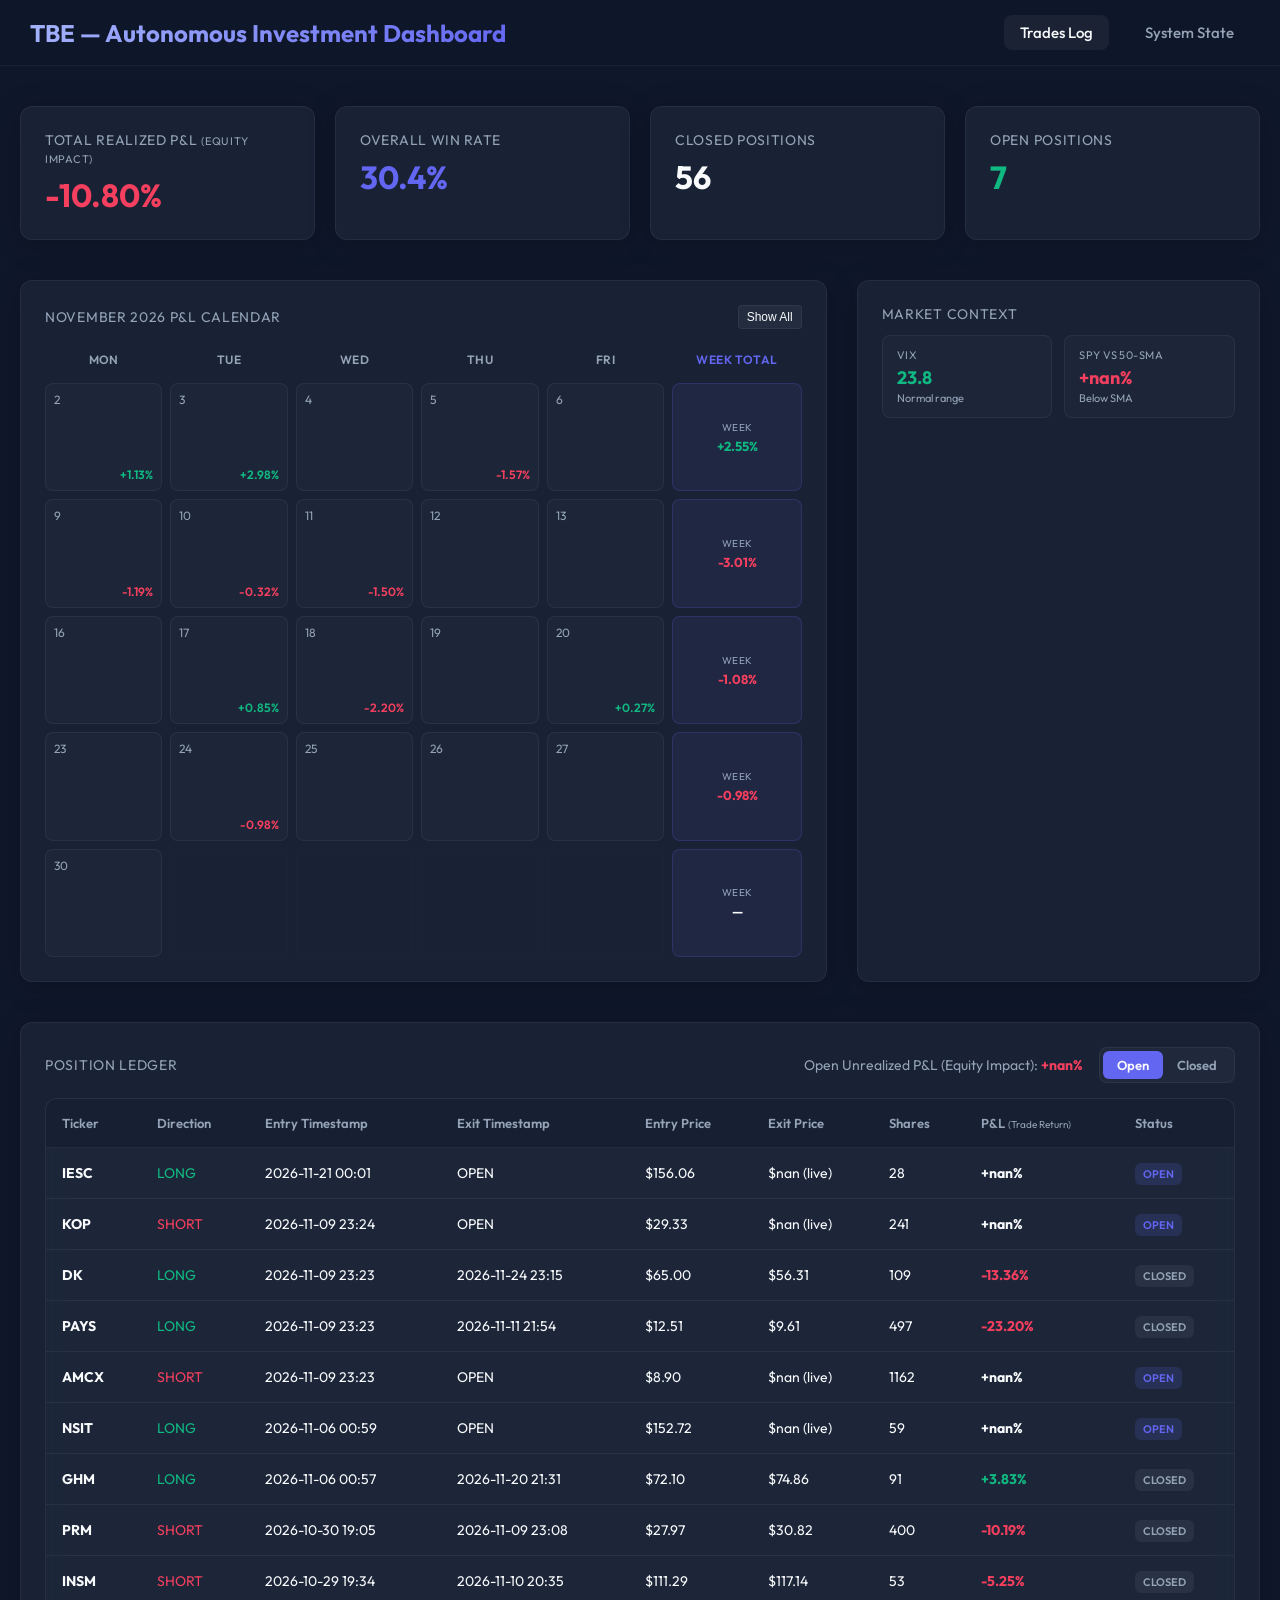
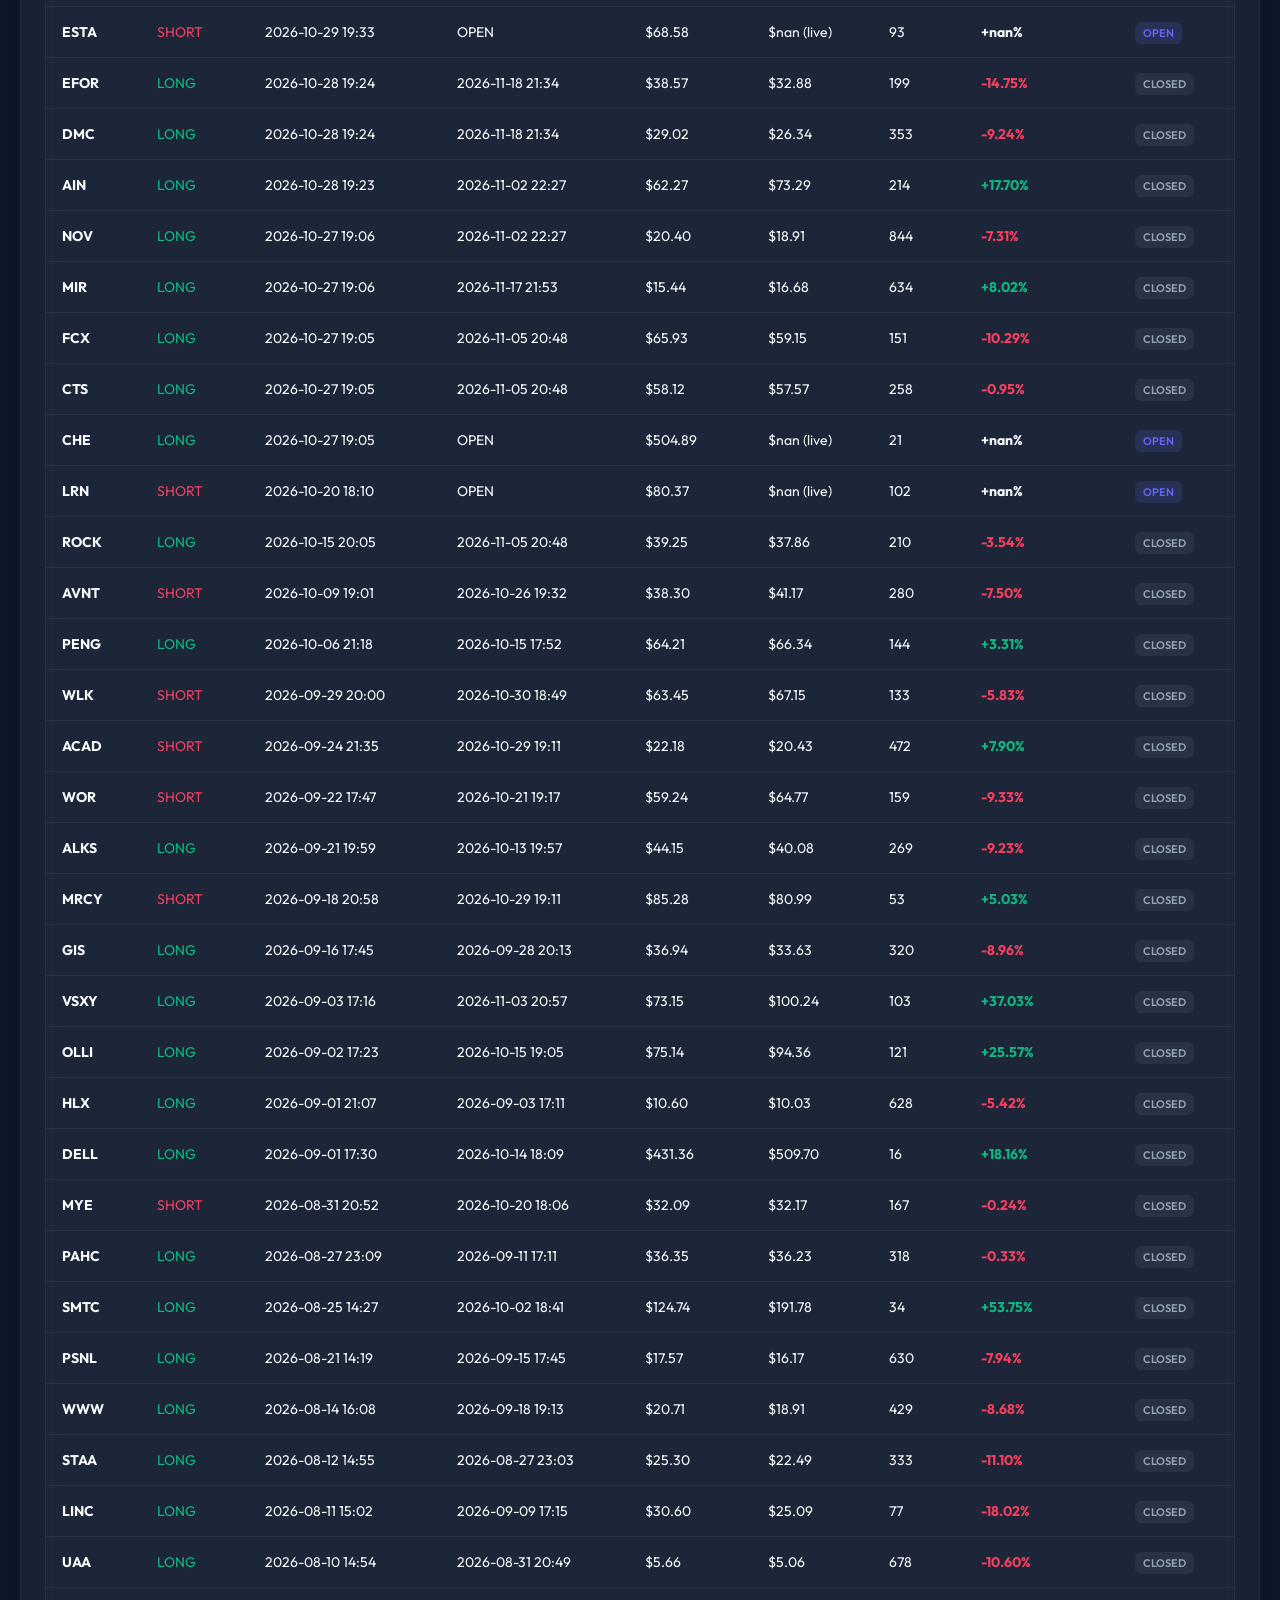
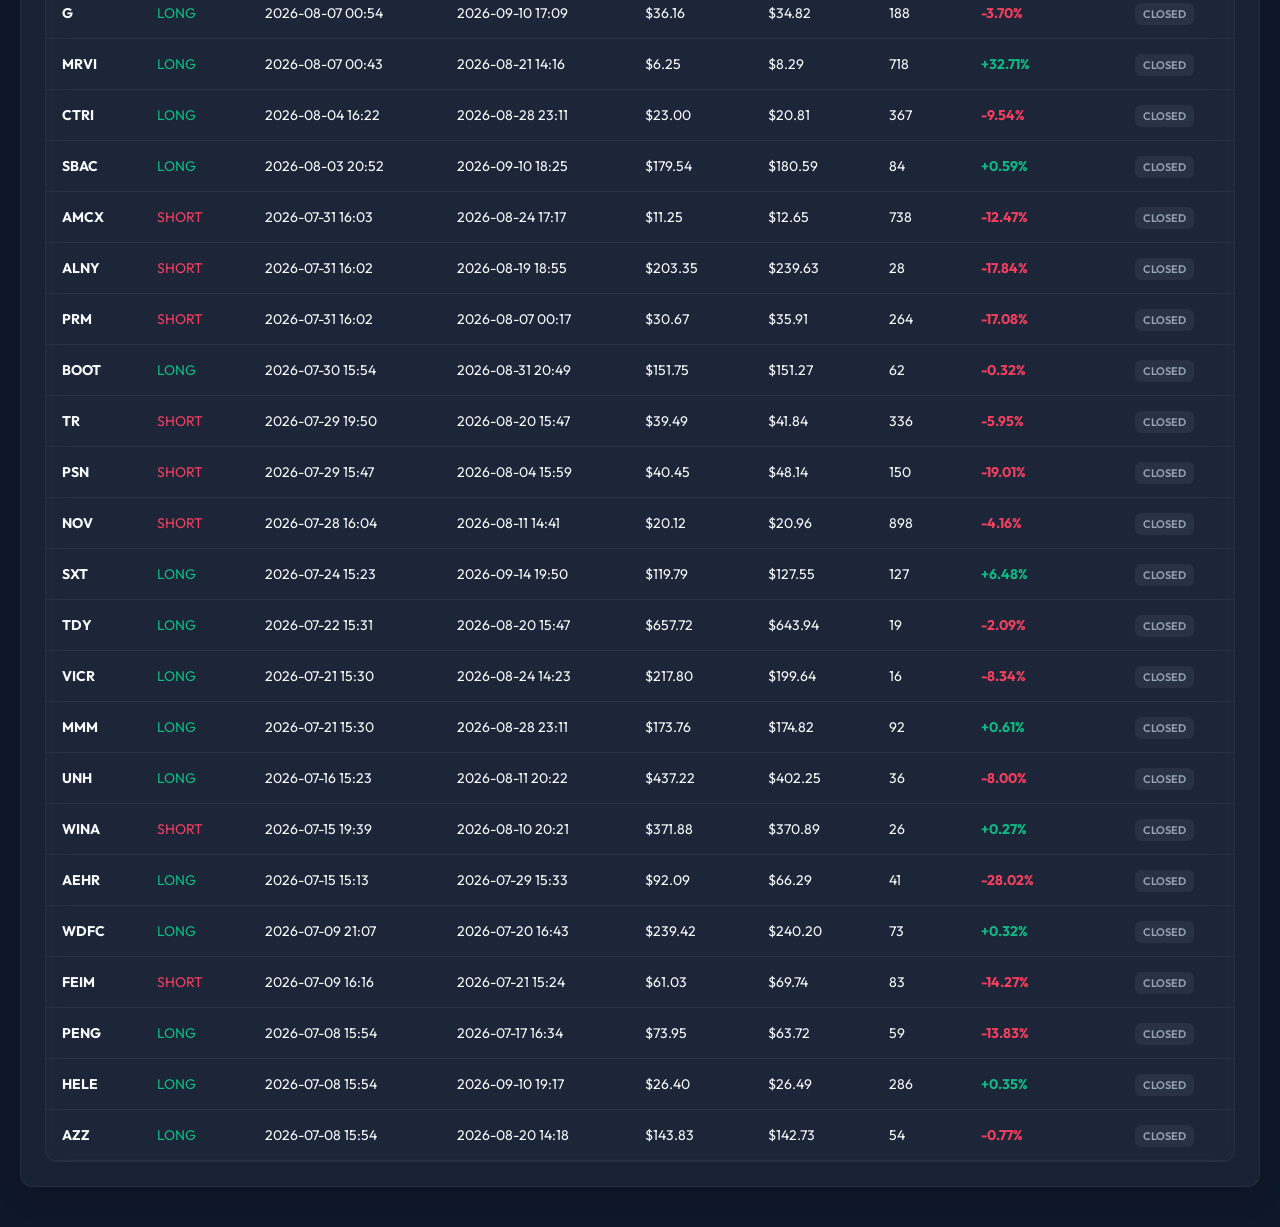
<file: docs/index.html>
<!DOCTYPE html>
<html lang="en">
<head>
    <meta charset="UTF-8">
    <title>TBE — Trades Dashboard</title>
    <link rel="stylesheet" href="styles.css">
    <link rel="preconnect" href="https://fonts.googleapis.com">
    <link rel="preconnect" href="https://fonts.gstatic.com" crossorigin>
    <link href="https://fonts.googleapis.com/css2?family=Outfit:wght@400;500;600;700&family=Inter:wght@400;500;600&display=swap" rel="stylesheet">
</head>
<body>
    <header>
        <h1>TBE — Autonomous Investment Dashboard</h1>
        <nav>
            <a href="index.html" class="active">Trades Log</a>
            <a href="system.html">System State</a>
        </nav>
    </header>
    
    <div class="container">
        <div class="summary-grid">
            <div class="card">
                <div class="card-title">Total Realized P&amp;L <span style="font-size:11px; color:var(--text-secondary); font-weight:400;">(Equity Impact)</span></div>
                <div class="card-val val-rose">-10.80%</div>
            </div>
            <div class="card">
                <div class="card-title">Overall Win Rate</div>
                <div class="card-val val-indigo">30.4%</div>
            </div>
            <div class="card">
                <div class="card-title">Closed Positions</div>
                <div class="card-val">56</div>
            </div>
            <div class="card">
                <div class="card-title">Open Positions</div>
                <div class="card-val val-green">7</div>
            </div>
        </div>

        <div class="grid-layout">
            <div class="card">
                <div class="card-title" style="display:flex; justify-content:space-between; align-items:center;">
                    <span>November 2026 P&amp;L Calendar</span>
                    <button onclick="filterDate('')" style="background:rgba(255,255,255,0.05); color:var(--text-primary); border:1px solid var(--border-color); padding:4px 8px; border-radius:4px; cursor:pointer; font-size:12px;">Show All</button>
                </div>
                <div class="calendar-desktop">
                    <div class="calendar-header">Mon</div>
                    <div class="calendar-header">Tue</div>
                    <div class="calendar-header">Wed</div>
                    <div class="calendar-header">Thu</div>
                    <div class="calendar-header">Fri</div>
                    <div class="calendar-header week-total-header">Week Total</div>
                    
            <div class="calendar-day" onclick="filterDate('2026-11-02')">
                <div class="calendar-day-num">2</div>
                <div class="calendar-day-pnl val-green">+1.13%</div>
            </div>
            
            <div class="calendar-day" onclick="filterDate('2026-11-03')">
                <div class="calendar-day-num">3</div>
                <div class="calendar-day-pnl val-green">+2.98%</div>
            </div>
            
            <div class="calendar-day" onclick="filterDate('2026-11-04')">
                <div class="calendar-day-num">4</div>
                <div class="calendar-day-pnl "></div>
            </div>
            
            <div class="calendar-day" onclick="filterDate('2026-11-05')">
                <div class="calendar-day-num">5</div>
                <div class="calendar-day-pnl val-rose">-1.57%</div>
            </div>
            
            <div class="calendar-day" onclick="filterDate('2026-11-06')">
                <div class="calendar-day-num">6</div>
                <div class="calendar-day-pnl "></div>
            </div>
            
        <div class="calendar-week-total" onclick='filterWeek(["2026-11-02", "2026-11-03", "2026-11-04", "2026-11-05", "2026-11-06"])'>
            <div class="calendar-week-total-label">Week</div>
            <div class="calendar-week-total-val val-green">+2.55%</div>
        </div>
        
            <div class="calendar-day" onclick="filterDate('2026-11-09')">
                <div class="calendar-day-num">9</div>
                <div class="calendar-day-pnl val-rose">-1.19%</div>
            </div>
            
            <div class="calendar-day" onclick="filterDate('2026-11-10')">
                <div class="calendar-day-num">10</div>
                <div class="calendar-day-pnl val-rose">-0.32%</div>
            </div>
            
            <div class="calendar-day" onclick="filterDate('2026-11-11')">
                <div class="calendar-day-num">11</div>
                <div class="calendar-day-pnl val-rose">-1.50%</div>
            </div>
            
            <div class="calendar-day" onclick="filterDate('2026-11-12')">
                <div class="calendar-day-num">12</div>
                <div class="calendar-day-pnl "></div>
            </div>
            
            <div class="calendar-day" onclick="filterDate('2026-11-13')">
                <div class="calendar-day-num">13</div>
                <div class="calendar-day-pnl "></div>
            </div>
            
        <div class="calendar-week-total" onclick='filterWeek(["2026-11-09", "2026-11-10", "2026-11-11", "2026-11-12", "2026-11-13"])'>
            <div class="calendar-week-total-label">Week</div>
            <div class="calendar-week-total-val val-rose">-3.01%</div>
        </div>
        
            <div class="calendar-day" onclick="filterDate('2026-11-16')">
                <div class="calendar-day-num">16</div>
                <div class="calendar-day-pnl "></div>
            </div>
            
            <div class="calendar-day" onclick="filterDate('2026-11-17')">
                <div class="calendar-day-num">17</div>
                <div class="calendar-day-pnl val-green">+0.85%</div>
            </div>
            
            <div class="calendar-day" onclick="filterDate('2026-11-18')">
                <div class="calendar-day-num">18</div>
                <div class="calendar-day-pnl val-rose">-2.20%</div>
            </div>
            
            <div class="calendar-day" onclick="filterDate('2026-11-19')">
                <div class="calendar-day-num">19</div>
                <div class="calendar-day-pnl "></div>
            </div>
            
            <div class="calendar-day" onclick="filterDate('2026-11-20')">
                <div class="calendar-day-num">20</div>
                <div class="calendar-day-pnl val-green">+0.27%</div>
            </div>
            
        <div class="calendar-week-total" onclick='filterWeek(["2026-11-16", "2026-11-17", "2026-11-18", "2026-11-19", "2026-11-20"])'>
            <div class="calendar-week-total-label">Week</div>
            <div class="calendar-week-total-val val-rose">-1.08%</div>
        </div>
        
            <div class="calendar-day" onclick="filterDate('2026-11-23')">
                <div class="calendar-day-num">23</div>
                <div class="calendar-day-pnl "></div>
            </div>
            
            <div class="calendar-day" onclick="filterDate('2026-11-24')">
                <div class="calendar-day-num">24</div>
                <div class="calendar-day-pnl val-rose">-0.98%</div>
            </div>
            
            <div class="calendar-day" onclick="filterDate('2026-11-25')">
                <div class="calendar-day-num">25</div>
                <div class="calendar-day-pnl "></div>
            </div>
            
            <div class="calendar-day" onclick="filterDate('2026-11-26')">
                <div class="calendar-day-num">26</div>
                <div class="calendar-day-pnl "></div>
            </div>
            
            <div class="calendar-day" onclick="filterDate('2026-11-27')">
                <div class="calendar-day-num">27</div>
                <div class="calendar-day-pnl "></div>
            </div>
            
        <div class="calendar-week-total" onclick='filterWeek(["2026-11-23", "2026-11-24", "2026-11-25", "2026-11-26", "2026-11-27"])'>
            <div class="calendar-week-total-label">Week</div>
            <div class="calendar-week-total-val val-rose">-0.98%</div>
        </div>
        
            <div class="calendar-day" onclick="filterDate('2026-11-30')">
                <div class="calendar-day-num">30</div>
                <div class="calendar-day-pnl "></div>
            </div>
            <div class="calendar-day empty"></div><div class="calendar-day empty"></div><div class="calendar-day empty"></div><div class="calendar-day empty"></div>
        <div class="calendar-week-total" onclick='filterWeek(["2026-11-30"])'>
            <div class="calendar-week-total-label">Week</div>
            <div class="calendar-week-total-val ">—</div>
        </div>
        
                </div>
                <div class="calendar-mobile">
                    
            <div class="calendar-mobile-row" onclick="filterDate('2026-11-02')">
                <div class="calendar-mobile-row-date">Mon 2</div>
                <div class="calendar-mobile-row-pnl val-green">+1.13%</div>
            </div>
            
            <div class="calendar-mobile-row" onclick="filterDate('2026-11-03')">
                <div class="calendar-mobile-row-date">Tue 3</div>
                <div class="calendar-mobile-row-pnl val-green">+2.98%</div>
            </div>
            
            <div class="calendar-mobile-row" onclick="filterDate('2026-11-04')">
                <div class="calendar-mobile-row-date">Wed 4</div>
                <div class="calendar-mobile-row-pnl ">—</div>
            </div>
            
            <div class="calendar-mobile-row" onclick="filterDate('2026-11-05')">
                <div class="calendar-mobile-row-date">Thu 5</div>
                <div class="calendar-mobile-row-pnl val-rose">-1.57%</div>
            </div>
            
            <div class="calendar-mobile-row" onclick="filterDate('2026-11-06')">
                <div class="calendar-mobile-row-date">Fri 6</div>
                <div class="calendar-mobile-row-pnl ">—</div>
            </div>
            
        <div class="calendar-mobile-week-total" onclick='filterWeek(["2026-11-02", "2026-11-03", "2026-11-04", "2026-11-05", "2026-11-06"])'>
            <span>Week Total</span>
            <span class="val-green">+2.55%</span>
        </div>
        
            <div class="calendar-mobile-row" onclick="filterDate('2026-11-09')">
                <div class="calendar-mobile-row-date">Mon 9</div>
                <div class="calendar-mobile-row-pnl val-rose">-1.19%</div>
            </div>
            
            <div class="calendar-mobile-row" onclick="filterDate('2026-11-10')">
                <div class="calendar-mobile-row-date">Tue 10</div>
                <div class="calendar-mobile-row-pnl val-rose">-0.32%</div>
            </div>
            
            <div class="calendar-mobile-row" onclick="filterDate('2026-11-11')">
                <div class="calendar-mobile-row-date">Wed 11</div>
                <div class="calendar-mobile-row-pnl val-rose">-1.50%</div>
            </div>
            
            <div class="calendar-mobile-row" onclick="filterDate('2026-11-12')">
                <div class="calendar-mobile-row-date">Thu 12</div>
                <div class="calendar-mobile-row-pnl ">—</div>
            </div>
            
            <div class="calendar-mobile-row" onclick="filterDate('2026-11-13')">
                <div class="calendar-mobile-row-date">Fri 13</div>
                <div class="calendar-mobile-row-pnl ">—</div>
            </div>
            
        <div class="calendar-mobile-week-total" onclick='filterWeek(["2026-11-09", "2026-11-10", "2026-11-11", "2026-11-12", "2026-11-13"])'>
            <span>Week Total</span>
            <span class="val-rose">-3.01%</span>
        </div>
        
            <div class="calendar-mobile-row" onclick="filterDate('2026-11-16')">
                <div class="calendar-mobile-row-date">Mon 16</div>
                <div class="calendar-mobile-row-pnl ">—</div>
            </div>
            
            <div class="calendar-mobile-row" onclick="filterDate('2026-11-17')">
                <div class="calendar-mobile-row-date">Tue 17</div>
                <div class="calendar-mobile-row-pnl val-green">+0.85%</div>
            </div>
            
            <div class="calendar-mobile-row" onclick="filterDate('2026-11-18')">
                <div class="calendar-mobile-row-date">Wed 18</div>
                <div class="calendar-mobile-row-pnl val-rose">-2.20%</div>
            </div>
            
            <div class="calendar-mobile-row" onclick="filterDate('2026-11-19')">
                <div class="calendar-mobile-row-date">Thu 19</div>
                <div class="calendar-mobile-row-pnl ">—</div>
            </div>
            
            <div class="calendar-mobile-row" onclick="filterDate('2026-11-20')">
                <div class="calendar-mobile-row-date">Fri 20</div>
                <div class="calendar-mobile-row-pnl val-green">+0.27%</div>
            </div>
            
        <div class="calendar-mobile-week-total" onclick='filterWeek(["2026-11-16", "2026-11-17", "2026-11-18", "2026-11-19", "2026-11-20"])'>
            <span>Week Total</span>
            <span class="val-rose">-1.08%</span>
        </div>
        
            <div class="calendar-mobile-row" onclick="filterDate('2026-11-23')">
                <div class="calendar-mobile-row-date">Mon 23</div>
                <div class="calendar-mobile-row-pnl ">—</div>
            </div>
            
            <div class="calendar-mobile-row" onclick="filterDate('2026-11-24')">
                <div class="calendar-mobile-row-date">Tue 24</div>
                <div class="calendar-mobile-row-pnl val-rose">-0.98%</div>
            </div>
            
            <div class="calendar-mobile-row" onclick="filterDate('2026-11-25')">
                <div class="calendar-mobile-row-date">Wed 25</div>
                <div class="calendar-mobile-row-pnl ">—</div>
            </div>
            
            <div class="calendar-mobile-row" onclick="filterDate('2026-11-26')">
                <div class="calendar-mobile-row-date">Thu 26</div>
                <div class="calendar-mobile-row-pnl ">—</div>
            </div>
            
            <div class="calendar-mobile-row" onclick="filterDate('2026-11-27')">
                <div class="calendar-mobile-row-date">Fri 27</div>
                <div class="calendar-mobile-row-pnl ">—</div>
            </div>
            
        <div class="calendar-mobile-week-total" onclick='filterWeek(["2026-11-23", "2026-11-24", "2026-11-25", "2026-11-26", "2026-11-27"])'>
            <span>Week Total</span>
            <span class="val-rose">-0.98%</span>
        </div>
        
            <div class="calendar-mobile-row" onclick="filterDate('2026-11-30')">
                <div class="calendar-mobile-row-date">Mon 30</div>
                <div class="calendar-mobile-row-pnl ">—</div>
            </div>
            
        <div class="calendar-mobile-week-total" onclick='filterWeek(["2026-11-30"])'>
            <span>Week Total</span>
            <span class="">—</span>
        </div>
        
                </div>
            </div>
            
            <div class="card">
                <div class="card-title">Market Context</div>
                <div class="market-context-row">
                    <div class="market-chip">
                        <div class="market-chip-label">VIX</div>
                        <div class="market-chip-val val-green">23.8</div>
                        <div class="market-chip-sub">Normal range</div>
                    </div>
                    <div class="market-chip">
                        <div class="market-chip-label">SPY vs 50-SMA</div>
                        <div class="market-chip-val val-rose">+nan%</div>
                        <div class="market-chip-sub">Below SMA</div>
                    </div>
                </div>
            </div>
        </div>

        <div class="card">
            <div class="ledger-header-row">
                <div class="card-title" style="margin-bottom:0;">Position Ledger</div>
                <div style="display:flex; align-items:center; gap:16px; flex-wrap:wrap;">
                    <div class="ledger-sum">
                        <span id="ledger-sum-label">Open Unrealized P&amp;L (Equity Impact):</span>
                        <span id="ledger-sum-val" class="ledger-sum-val val-rose">+nan%</span>
                    </div>
                    <div class="ledger-toggle">
                        <button id="toggle-open-btn" class="ledger-toggle-btn active" onclick="toggleLedgerView('OPEN')">Open</button>
                        <button id="toggle-closed-btn" class="ledger-toggle-btn" onclick="toggleLedgerView('CLOSED')">Closed</button>
                    </div>
                </div>
            </div>
            <div class="table-container ledger-table">
                <table>
                    <thead>
                        <tr>
                            <th>Ticker</th>
                            <th>Direction</th>
                            <th>Entry Timestamp</th>
                            <th>Exit Timestamp</th>
                            <th>Entry Price</th>
                            <th>Exit Price</th>
                            <th>Shares</th>
                            <th>P&amp;L <span style="font-size:10px; color:var(--text-secondary); font-weight:400;">(Trade Return)</span></th>
                            <th>Status</th>
                        </tr>
                    </thead>
                    <tbody id="trades-table-body">
                        
        <tr data-close-date="" data-status="OPEN" onclick='showTradeDetail({"_id": "6b00df6aaa8dd17031a260fb", "ticker": "IESC", "direction": "LONG", "entry_price": 156.05999755859375, "share_count": 28, "combined_score": 2.0, "risk_pct_used": 1.5, "equity_at_entry": 89847.2469001278, "initial_stop": 109.33773040771484, "current_stop": 131.4213666048917, "take_profit": 249.50453186035156, "confidence_tier": "STRONG", "status": "OPEN", "entry_timestamp": "2026-11-21T00:01:46.116000", "exit_price": NaN, "exit_timestamp": null, "exit_reason": null, "realized_pnl": NaN, "highest_high_since_entry": 178.63999938964844, "lowest_low_since_entry": 156.05999755859375, "reasoning_chain": {"candidate_id": "6b00df46f9392577c349c83f", "trigger_type": "EARNINGS_SURPRISE", "confidence_tier": "STRONG", "combined_score": 2.0, "atr_22": 15.574089050292969, "risk_pct_allocated": 1.5, "is_sized_down": false, "original_shares": 28, "regime_state_at_decision": "RISK_OFF"}, "trade_return_pct": NaN, "equity_pct": NaN, "ai_conviction": "STRONG_SUPPORT", "ai_rationale": "IESC reported significant financial growth with Q4 revenue increasing 55% and operating income rising 108% year-over-year, which validates the earnings surprise. While the stock is currently trading lower due to broader market sentiment and sector-specific headwinds, the underlying fundamental performance remains strong, further supported by an authorized $350 million share repurchase program.", "ai_risk_flags": ["Market volatility (Fear and Greed Index at Extreme Fear)", "Sector-wide downward pressure on data center infrastructure stocks", "Stock price near 52-week lows despite strong earnings", "Executive compensation and incentive plans linked to complex performance thresholds"]})'>
            <td><strong>IESC</strong></td>
            <td class="val-green">LONG</td>
            <td>2026-11-21 00:01</td>
            <td>OPEN</td>
            <td>$156.06</td>
            <td>$nan (live)</td>
            <td>28</td>
            <td class=""><strong>+nan%</strong></td>
            <td><span class="badge badge-open">Open</span></td>
        </tr>
        
        <tr data-close-date="" data-status="OPEN" onclick='showTradeDetail({"_id": "6af25610afb1f0de448e2b7e", "ticker": "KOP", "direction": "SHORT", "entry_price": 29.329999923706055, "share_count": 241, "combined_score": 2.0, "risk_pct_used": 1.5, "equity_at_entry": 96289.9869408202, "initial_stop": 35.29931857369163, "current_stop": 35.25272837552157, "take_profit": 17.391362623734906, "confidence_tier": "STRONG", "status": "OPEN", "entry_timestamp": "2026-11-09T23:24:00.544000", "exit_price": NaN, "exit_timestamp": null, "exit_reason": null, "realized_pnl": NaN, "highest_high_since_entry": 31.84000015258789, "lowest_low_since_entry": 29.040000915527344, "reasoning_chain": {"candidate_id": "6af2557770fde3f93c8e8660", "trigger_type": "EARNINGS_SURPRISE", "confidence_tier": "STRONG", "combined_score": 2.0, "atr_22": 1.9897728833285244, "risk_pct_allocated": 1.5, "is_sized_down": false, "original_shares": 241, "regime_state_at_decision": "RISK_OFF"}, "trade_return_pct": NaN, "equity_pct": NaN, "ai_conviction": "STRONG_SUPPORT", "ai_rationale": "KOP reported a significant earnings and revenue miss, combined with a downward revision to its 2026 earnings guidance. The company cited margin pressure due to rising raw material and freight costs that are outpacing its ability to pass costs to customers, supporting the short thesis.", "ai_risk_flags": ["EARNINGS_MISS", "REVENUE_MISS", "GUIDANCE_CUT", "MARGIN_COMPRESSION", "RISING_INPUT_COSTS"]})'>
            <td><strong>KOP</strong></td>
            <td class="val-rose">SHORT</td>
            <td>2026-11-09 23:24</td>
            <td>OPEN</td>
            <td>$29.33</td>
            <td>$nan (live)</td>
            <td>241</td>
            <td class=""><strong>+nan%</strong></td>
            <td><span class="badge badge-open">Open</span></td>
        </tr>
        
        <tr data-close-date="2026-11-24" data-status="CLOSED" onclick='showTradeDetail({"_id": "6af25609afb1f0de448e2b5d", "ticker": "DK", "direction": "LONG", "entry_price": 65.0, "share_count": 109, "combined_score": 2.0, "risk_pct_used": 1.5, "equity_at_entry": 96289.9869408202, "initial_stop": 51.854548367587, "current_stop": 56.272915788700566, "take_profit": 91.290903264826, "confidence_tier": "STRONG", "status": "CLOSED", "entry_timestamp": "2026-11-09T23:23:53.785000", "exit_price": 56.313262317310325, "exit_timestamp": "2026-11-24T23:15:31.404000", "exit_reason": "STOP", "realized_pnl": -946.8544074131745, "highest_high_since_entry": 68.5, "lowest_low_since_entry": 57.88999938964844, "reasoning_chain": {"candidate_id": "6af2554d70fde3f93c8e8628", "trigger_type": "EARNINGS_SURPRISE", "confidence_tier": "STRONG", "combined_score": 2.0, "atr_22": 4.381817210804332, "risk_pct_allocated": 1.5, "is_sized_down": false, "original_shares": 109, "regime_state_at_decision": "RISK_OFF"}, "equity_pct": -0.009833363130427163, "trade_return_pct": -0.13364211819522576, "ai_conviction": "STRONG_SUPPORT", "ai_rationale": "Delek US Holdings reported a significant earnings beat with record Q3 net income and raised guidance, providing strong fundamental support for a long position. While the stock has experienced recent short-term price pullbacks and valuation concerns, the company's aggressive enterprise optimization targets and increased cash flow outlook justify a positive qualitative assessment.", "ai_risk_flags": ["momentum_cooling", "valuation_concerns", "market_saturation_fears", "weak_distribution_coverage"]})'>
            <td><strong>DK</strong></td>
            <td class="val-green">LONG</td>
            <td>2026-11-09 23:23</td>
            <td>2026-11-24 23:15</td>
            <td>$65.00</td>
            <td>$56.31</td>
            <td>109</td>
            <td class="val-rose"><strong>-13.36%</strong></td>
            <td><span class="badge badge-closed">Closed</span></td>
        </tr>
        
        <tr data-close-date="2026-11-11" data-status="CLOSED" onclick='showTradeDetail({"_id": "6af25600afb1f0de448e2b32", "ticker": "PAYS", "direction": "LONG", "entry_price": 12.510000228881836, "share_count": 497, "combined_score": 2.0, "risk_pct_used": 1.5, "equity_at_entry": 96289.9869408202, "initial_stop": 9.607677893205123, "current_stop": 9.607677893205123, "take_profit": 18.314644900235262, "confidence_tier": "STRONG", "status": "CLOSED", "entry_timestamp": "2026-11-09T23:23:44.230000", "exit_price": 9.607677893205123, "exit_timestamp": "2026-11-11T21:54:51.194000", "exit_reason": "STOP", "realized_pnl": -1442.4542008313263, "highest_high_since_entry": 12.510000228881836, "lowest_low_since_entry": 10.140000343322754, "reasoning_chain": {"candidate_id": "6af254a970fde3f93c8e857f", "trigger_type": "EARNINGS_SURPRISE", "confidence_tier": "STRONG", "combined_score": 2.0, "atr_22": 0.9674407785589044, "risk_pct_allocated": 1.5, "is_sized_down": false, "original_shares": 497, "regime_state_at_decision": "RISK_OFF"}, "equity_pct": -0.01498031359914773, "trade_return_pct": -0.23200018246011872, "ai_conviction": "STRONG_SUPPORT", "ai_rationale": "Paysign reported record third-quarter 2026 revenue growth of 43% and a significant expansion in operating margin to 23.8%. These strong fundamentals, combined with reports of zero debt and high-growth leadership, reinforce the positive outlook for the company.", "ai_risk_flags": ["Market volatility", "Rich valuation", "Neutral market trend"]})'>
            <td><strong>PAYS</strong></td>
            <td class="val-green">LONG</td>
            <td>2026-11-09 23:23</td>
            <td>2026-11-11 21:54</td>
            <td>$12.51</td>
            <td>$9.61</td>
            <td>497</td>
            <td class="val-rose"><strong>-23.20%</strong></td>
            <td><span class="badge badge-closed">Closed</span></td>
        </tr>
        
        <tr data-close-date="" data-status="OPEN" onclick='showTradeDetail({"_id": "6af255e2afb1f0de448e2b08", "ticker": "AMCX", "direction": "SHORT", "entry_price": 8.899999618530273, "share_count": 1162, "combined_score": 2.0, "risk_pct_used": 1.5, "equity_at_entry": 96289.9869408202, "initial_stop": 10.142272233963013, "current_stop": 9.984999331561003, "take_profit": 6.415454387664795, "confidence_tier": "STRONG", "status": "OPEN", "entry_timestamp": "2026-11-09T23:23:14.674000", "exit_price": NaN, "exit_timestamp": null, "exit_reason": null, "realized_pnl": NaN, "highest_high_since_entry": 9.59000015258789, "lowest_low_since_entry": 8.604999542236328, "reasoning_chain": {"candidate_id": "6af253cf70fde3f93c8e84a3", "trigger_type": "EARNINGS_SURPRISE", "confidence_tier": "STRONG", "combined_score": 2.0, "atr_22": 0.4140908718109131, "risk_pct_allocated": 1.5, "is_sized_down": false, "original_shares": 1162, "regime_state_at_decision": "RISK_OFF"}, "trade_return_pct": NaN, "equity_pct": NaN, "ai_conviction": "STRONG_SUPPORT", "ai_rationale": "The company reported a significant earnings miss for the quarter ending June 30, 2026, with an actual EPS of -0.28 against a consensus of -0.0711, representing a substantial negative surprise. Furthermore, secondary reports highlight fundamental weaknesses including a 'cash problem,' mounting debt, and ongoing affiliate revenue declines, all of which support the bearish outlook.", "ai_risk_flags": ["debt_burden", "cash_flow_strain", "affiliate_declines", "negative_earnings_surprise"]})'>
            <td><strong>AMCX</strong></td>
            <td class="val-rose">SHORT</td>
            <td>2026-11-09 23:23</td>
            <td>OPEN</td>
            <td>$8.90</td>
            <td>$nan (live)</td>
            <td>1162</td>
            <td class=""><strong>+nan%</strong></td>
            <td><span class="badge badge-open">Open</span></td>
        </tr>
        
        <tr data-close-date="" data-status="OPEN" onclick='showTradeDetail({"_id": "6aed2689621131e8196c4049", "ticker": "NSIT", "direction": "LONG", "entry_price": 152.72000122070312, "share_count": 59, "combined_score": 2.0, "risk_pct_used": 1.5, "equity_at_entry": 94365.11089958125, "initial_stop": 128.77523456920278, "current_stop": 147.2995543046431, "take_profit": 200.60953452370384, "confidence_tier": "STRONG", "status": "OPEN", "entry_timestamp": "2026-11-06T00:59:53.450000", "exit_price": NaN, "exit_timestamp": null, "exit_reason": null, "realized_pnl": NaN, "highest_high_since_entry": 172.85000610351562, "lowest_low_since_entry": 150.44000244140625, "reasoning_chain": {"candidate_id": "6aed242470fde3f93c81edf3", "trigger_type": "EARNINGS_SURPRISE", "confidence_tier": "STRONG", "combined_score": 2.0, "atr_22": 7.981588883833452, "risk_pct_allocated": 1.5, "is_sized_down": false, "original_shares": 59, "regime_state_at_decision": "RISK_OFF"}, "trade_return_pct": NaN, "equity_pct": NaN, "ai_conviction": "STRONG_SUPPORT", "ai_rationale": "Insight Enterprises delivered a significant earnings beat of 25.9% above consensus and reported strong revenue growth, bolstered by demand in infrastructure and cloud services. While management noted potential headwinds regarding memory pricing and a slower fourth quarter, the overall financial performance for the reported quarter remains robust.", "ai_risk_flags": ["slower_fourth_quarter_outlook", "memory_pricing_concerns"]})'>
            <td><strong>NSIT</strong></td>
            <td class="val-green">LONG</td>
            <td>2026-11-06 00:59</td>
            <td>OPEN</td>
            <td>$152.72</td>
            <td>$nan (live)</td>
            <td>59</td>
            <td class=""><strong>+nan%</strong></td>
            <td><span class="badge badge-open">Open</span></td>
        </tr>
        
        <tr data-close-date="2026-11-20" data-status="CLOSED" onclick='showTradeDetail({"_id": "6aed25ff621131e8196c3fb9", "ticker": "GHM", "direction": "LONG", "entry_price": 72.0999984741211, "share_count": 91, "combined_score": 1.5, "risk_pct_used": 1.25, "equity_at_entry": 94365.11089958125, "initial_stop": 59.259317571466624, "current_stop": 74.86454530195756, "take_profit": 97.78136027943003, "confidence_tier": "STRONG", "status": "CLOSED", "entry_timestamp": "2026-11-06T00:57:35.976000", "exit_price": 74.86454530195756, "exit_timestamp": "2026-11-20T21:31:05.200000", "exit_reason": "STOP", "realized_pnl": 251.57376133311868, "highest_high_since_entry": 88.63999938964844, "lowest_low_since_entry": 72.0999984741211, "reasoning_chain": {"candidate_id": "6aed234d70fde3f93c81ed2d", "trigger_type": "EARNINGS_SURPRISE", "confidence_tier": "STRONG", "combined_score": 1.5, "atr_22": 4.280226967551491, "risk_pct_allocated": 1.25, "is_sized_down": false, "original_shares": 91, "regime_state_at_decision": "RISK_OFF"}, "equity_pct": 0.0026659615925300104, "trade_return_pct": 0.03834323004637441, "ai_conviction": "MODERATE_SUPPORT", "ai_rationale": "Graham Corporation delivered a solid earnings surprise in EPS, which aligns with the long bias, and reported record backlog levels indicating future demand. While there were reports of a revenue miss and some broader concerns regarding margin compression in the sector, the positive market reaction and affirmation of FY2027 sales guidance support a constructive outlook.", "ai_risk_flags": ["REVENUE_MISS", "MARGIN_COMPRESSION_CONCERNS", "MACROECONOMIC_HEADWINDS", "POTENTIAL_CONFUSION_WITH_GRAHAM_HOLDINGS"]})'>
            <td><strong>GHM</strong></td>
            <td class="val-green">LONG</td>
            <td>2026-11-06 00:57</td>
            <td>2026-11-20 21:31</td>
            <td>$72.10</td>
            <td>$74.86</td>
            <td>91</td>
            <td class="val-green"><strong>+3.83%</strong></td>
            <td><span class="badge badge-closed">Closed</span></td>
        </tr>
        
        <tr data-close-date="2026-11-09" data-status="CLOSED" onclick='showTradeDetail({"_id": "6ae4ea78551e834438b118b5", "ticker": "PRM", "direction": "SHORT", "entry_price": 27.969999313354492, "share_count": 400, "combined_score": 1.5, "risk_pct_used": 1.25, "equity_at_entry": 95483.06817035645, "initial_stop": 30.949136213822797, "current_stop": 30.818909211592242, "take_profit": 22.01172551241788, "confidence_tier": "STRONG", "status": "CLOSED", "entry_timestamp": "2026-10-30T19:05:28.193000", "exit_price": 30.818909211592242, "exit_timestamp": "2026-11-09T23:08:18.826000", "exit_reason": "STOP", "realized_pnl": -1139.5639592951, "highest_high_since_entry": 29.614999771118164, "lowest_low_since_entry": 27.969999313354492, "reasoning_chain": {"candidate_id": "6ae4e80ebc3a5f4518c6510d", "trigger_type": "EARNINGS_SURPRISE", "confidence_tier": "STRONG", "combined_score": 1.5, "atr_22": 0.9930456334894354, "risk_pct_allocated": 1.25, "is_sized_down": false, "original_shares": 400, "regime_state_at_decision": "RISK_OFF"}, "equity_pct": -0.011934722889946759, "trade_return_pct": -0.10185591591621941, "ai_conviction": "MODERATE_SUPPORT", "ai_rationale": "The company reported a significant negative earnings surprise of approximately 19.87% for the period ending June 30, 2026. This fundamental miss, combined with sector-wide challenges regarding weak demand and rising costs, provides qualitative support for the short thesis despite some analyst sentiment favoring long-term potential.", "ai_risk_flags": ["EARNINGS_MISS", "WEAK_DEMAND", "RISING_COSTS"]})'>
            <td><strong>PRM</strong></td>
            <td class="val-rose">SHORT</td>
            <td>2026-10-30 19:05</td>
            <td>2026-11-09 23:08</td>
            <td>$27.97</td>
            <td>$30.82</td>
            <td>400</td>
            <td class="val-rose"><strong>-10.19%</strong></td>
            <td><span class="badge badge-closed">Closed</span></td>
        </tr>
        
        <tr data-close-date="2026-11-10" data-status="CLOSED" onclick='showTradeDetail({"_id": "6ae39fdbd7a9ca53c5033274", "ticker": "INSM", "direction": "SHORT", "entry_price": 111.29000091552734, "share_count": 53, "combined_score": 0.5, "risk_pct_used": 0.75, "equity_at_entry": 96074.52938511557, "initial_stop": 124.66999816894531, "current_stop": 117.13681758533825, "take_profit": 84.5300064086914, "confidence_tier": "MODERATE", "status": "CLOSED", "entry_timestamp": "2026-10-29T19:34:51.043000", "exit_price": 117.13681758533825, "exit_timestamp": "2026-11-10T20:35:57.095000", "exit_reason": "STOP", "realized_pnl": -309.881283499978, "highest_high_since_entry": 116.0999984741211, "lowest_low_since_entry": 104.44000244140625, "reasoning_chain": {"candidate_id": "6ae39cdf32e8623a49dd87c5", "trigger_type": "EARNINGS_SURPRISE", "confidence_tier": "MODERATE", "combined_score": 0.5, "atr_22": 4.459999084472656, "risk_pct_allocated": 0.75, "is_sized_down": false, "original_shares": 53, "regime_state_at_decision": "RISK_ON"}, "equity_pct": -0.003225425984214986, "trade_return_pct": -0.05253676540310954, "ai_conviction": "MODERATE_CONTRADICTION", "ai_rationale": "While the company missed EPS estimates, they beat revenue expectations and raised their full-year 2026 sales guidance, which typically acts as a bullish signal that contradicts a short thesis.", "ai_risk_flags": ["EARNINGS_MISS", "RAISED_GUIDANCE", "POSITIVE_REVENUE_SURPRISE"]})'>
            <td><strong>INSM</strong></td>
            <td class="val-rose">SHORT</td>
            <td>2026-10-29 19:34</td>
            <td>2026-11-10 20:35</td>
            <td>$111.29</td>
            <td>$117.14</td>
            <td>53</td>
            <td class="val-rose"><strong>-5.25%</strong></td>
            <td><span class="badge badge-closed">Closed</span></td>
        </tr>
        
        <tr data-close-date="" data-status="OPEN" onclick='showTradeDetail({"_id": "6ae39fa6d7a9ca53c50331e1", "ticker": "ESTA", "direction": "SHORT", "entry_price": 68.58499908447266, "share_count": 93, "combined_score": 1.0, "risk_pct_used": 1.0, "equity_at_entry": 96074.52938511557, "initial_stop": 78.80818367004395, "current_stop": 72.04886540499601, "take_profit": 48.13862991333008, "confidence_tier": "MODERATE", "status": "OPEN", "entry_timestamp": "2026-10-29T19:33:58.344000", "exit_price": NaN, "exit_timestamp": null, "exit_reason": null, "realized_pnl": NaN, "highest_high_since_entry": 71.4800033569336, "lowest_low_since_entry": 61.0, "reasoning_chain": {"candidate_id": "6ae39c9532e8623a49dd875e", "trigger_type": "EARNINGS_SURPRISE", "confidence_tier": "MODERATE", "combined_score": 1.0, "atr_22": 3.4077281951904297, "risk_pct_allocated": 1.0, "is_sized_down": false, "original_shares": 93, "regime_state_at_decision": "RISK_ON"}, "trade_return_pct": NaN, "equity_pct": NaN, "ai_conviction": "MODERATE_SUPPORT", "ai_rationale": "The company reported a Q3 earnings miss, with EPS of $(0.35) missing the $(0.26) consensus estimate, representing a significant negative surprise. Additionally, TD Cowen lowered its price target for ESTA following the earnings release, which reinforces the bearish sentiment supporting a short position.", "ai_risk_flags": ["EARNINGS_MISS", "ANALYST_PRICE_TARGET_DOWNGRADE", "NEGATIVE_EPS_TREND"]})'>
            <td><strong>ESTA</strong></td>
            <td class="val-rose">SHORT</td>
            <td>2026-10-29 19:33</td>
            <td>OPEN</td>
            <td>$68.58</td>
            <td>$nan (live)</td>
            <td>93</td>
            <td class=""><strong>+nan%</strong></td>
            <td><span class="badge badge-open">Open</span></td>
        </tr>
        
        <tr data-close-date="2026-11-18" data-status="CLOSED" onclick='showTradeDetail({"_id": "6ae24c099d8565d75baac501", "ticker": "EFOR", "direction": "LONG", "entry_price": 38.56999969482422, "share_count": 199, "combined_score": 1.5, "risk_pct_used": 1.25, "equity_at_entry": 94652.70927375415, "initial_stop": 32.63545313748446, "current_stop": 32.88181894475763, "take_profit": 50.43909280950373, "confidence_tier": "STRONG", "status": "CLOSED", "entry_timestamp": "2026-10-28T19:24:57.743000", "exit_price": 32.88181894475763, "exit_timestamp": "2026-11-18T21:34:24.406000", "exit_reason": "STOP", "realized_pnl": -1131.9479692632506, "highest_high_since_entry": 38.7400016784668, "lowest_low_since_entry": 33.11000061035156, "reasoning_chain": {"candidate_id": "6ae2495132e8623a49dc9a30", "trigger_type": "EARNINGS_SURPRISE", "confidence_tier": "STRONG", "combined_score": 1.5, "atr_22": 1.9781821857799182, "risk_pct_allocated": 1.25, "is_sized_down": false, "original_shares": 199, "regime_state_at_decision": "RISK_ON"}, "equity_pct": -0.011958960054586874, "trade_return_pct": -0.14747681605063362, "ai_conviction": "MODERATE_SUPPORT", "ai_rationale": "The company reported a positive earnings surprise with an actual EPS of $0.91 against a consensus of $0.82, providing fundamental support for a long position. While recent news highlights growth initiatives like the partnership with WisdomAI, historical performance concerns and valuation questions regarding cash flow represent notable risks that temper the conviction.", "ai_risk_flags": ["historical_share_performance_decline", "valuation_concerns_relative_to_cash_flow", "potential_market_volatility"]})'>
            <td><strong>EFOR</strong></td>
            <td class="val-green">LONG</td>
            <td>2026-10-28 19:24</td>
            <td>2026-11-18 21:34</td>
            <td>$38.57</td>
            <td>$32.88</td>
            <td>199</td>
            <td class="val-rose"><strong>-14.75%</strong></td>
            <td><span class="badge badge-closed">Closed</span></td>
        </tr>
        
        <tr data-close-date="2026-11-18" data-status="CLOSED" onclick='showTradeDetail({"_id": "6ae24bfd9d8565d75baac4de", "ticker": "DMC", "direction": "LONG", "entry_price": 29.020000457763672, "share_count": 353, "combined_score": 1.0, "risk_pct_used": 1.0, "equity_at_entry": 94652.70927375415, "initial_stop": 26.33909086747603, "current_stop": 26.33909086747603, "take_profit": 34.38181963833895, "confidence_tier": "MODERATE", "status": "CLOSED", "entry_timestamp": "2026-10-28T19:24:45.842000", "exit_price": 26.33909086747603, "exit_timestamp": "2026-11-18T21:34:23.680000", "exit_reason": "STOP", "realized_pnl": -946.3610853715372, "highest_high_since_entry": 29.020000457763672, "lowest_low_since_entry": 26.389999389648438, "reasoning_chain": {"candidate_id": "6ae2494432e8623a49dc9a26", "trigger_type": "EARNINGS_SURPRISE", "confidence_tier": "MODERATE", "combined_score": 1.0, "atr_22": 0.8936365300958807, "risk_pct_allocated": 1.0, "is_sized_down": false, "original_shares": 353, "regime_state_at_decision": "RISK_ON"}, "equity_pct": -0.009998246142479407, "trade_return_pct": -0.09238144548582947, "ai_conviction": "MODERATE_SUPPORT", "ai_rationale": "DMC reported an earnings beat of 8.7% against analyst consensus, which aligns with the LONG strategy trigger. However, the positive sentiment is tempered by the reported revenue miss and a significant year-over-year decline in earnings per share.", "ai_risk_flags": ["REVENUE_MISS", "EPS_YEAR_OVER_YEAR_DECLINE"]})'>
            <td><strong>DMC</strong></td>
            <td class="val-green">LONG</td>
            <td>2026-10-28 19:24</td>
            <td>2026-11-18 21:34</td>
            <td>$29.02</td>
            <td>$26.34</td>
            <td>353</td>
            <td class="val-rose"><strong>-9.24%</strong></td>
            <td><span class="badge badge-closed">Closed</span></td>
        </tr>
        
        <tr data-close-date="2026-11-02" data-status="CLOSED" onclick='showTradeDetail({"_id": "6ae24ba99d8565d75baac423", "ticker": "AIN", "direction": "LONG", "entry_price": 62.27000045776367, "share_count": 214, "combined_score": 1.5, "risk_pct_used": 1.25, "equity_at_entry": 94652.70927375415, "initial_stop": 56.75954593311657, "current_stop": 61.099334023215555, "take_profit": 73.29090950705788, "confidence_tier": "STRONG", "status": "CLOSED", "entry_timestamp": "2026-10-28T19:23:21.809000", "exit_price": 73.29090950705788, "exit_timestamp": "2026-11-02T22:27:47.964000", "exit_reason": "TAKE_PROFIT", "realized_pnl": 2358.47453654896, "highest_high_since_entry": 67.2959976196289, "lowest_low_since_entry": 62.27000045776367, "reasoning_chain": {"candidate_id": "6ae248d332e8623a49dc9968", "trigger_type": "EARNINGS_SURPRISE", "confidence_tier": "STRONG", "combined_score": 1.5, "atr_22": 1.8368181748823686, "risk_pct_allocated": 1.25, "is_sized_down": false, "original_shares": 214, "regime_state_at_decision": "RISK_ON"}, "equity_pct": 0.02491713712840263, "trade_return_pct": 0.17698585142567064, "ai_conviction": "MODERATE_SUPPORT", "ai_rationale": "The company reported an earnings beat and provided positive updates regarding the retention of its Salt Lake City facility and the reversal of previous forward loss reserves, suggesting improved operational performance. While external trade tensions represent a sector-wide risk, recent expansion in hypersonic and space manufacturing capabilities underscores long-term growth potential.", "ai_risk_flags": ["TRADE_POLICY_UNCERTAINTY", "AEROSPACE_SUBSIDY_TENSIONS", "OPERATIONAL_FACILITY_RISK", "CONTRACT_PERFORMANCE_VOLATILITY"]})'>
            <td><strong>AIN</strong></td>
            <td class="val-green">LONG</td>
            <td>2026-10-28 19:23</td>
            <td>2026-11-02 22:27</td>
            <td>$62.27</td>
            <td>$73.29</td>
            <td>214</td>
            <td class="val-green"><strong>+17.70%</strong></td>
            <td><span class="badge badge-closed">Closed</span></td>
        </tr>
        
        <tr data-close-date="2026-11-02" data-status="CLOSED" onclick='showTradeDetail({"_id": "6ae0f63e8735ef052bfc671d", "ticker": "NOV", "direction": "LONG", "entry_price": 20.399999618530273, "share_count": 844, "combined_score": 2.0, "risk_pct_used": 1.5, "equity_at_entry": 92784.81056541065, "initial_stop": 18.751363494179465, "current_stop": 18.907954302701082, "take_profit": 23.69727186723189, "confidence_tier": "STRONG", "status": "CLOSED", "entry_timestamp": "2026-10-27T19:06:38.750000", "exit_price": 18.907954302701082, "exit_timestamp": "2026-11-02T22:27:47.188000", "exit_reason": "STOP", "realized_pnl": -1259.2862465598375, "highest_high_since_entry": 20.559999465942383, "lowest_low_since_entry": 19.049999237060547, "reasoning_chain": {"candidate_id": "6ae0f51b32e8623a49dae7f1", "trigger_type": "EARNINGS_SURPRISE", "confidence_tier": "STRONG", "combined_score": 2.0, "atr_22": 0.5495453747836027, "risk_pct_allocated": 1.5, "is_sized_down": false, "original_shares": 844, "regime_state_at_decision": "RISK_ON"}, "equity_pct": -0.013572116372130507, "trade_return_pct": -0.07313947763380822, "ai_conviction": "STRONG_SUPPORT", "ai_rationale": "The company reported a significant earnings beat with a 93.75% surprise, indicating strong operational performance. While broader macroeconomic risks persist for the energy sector, the fundamental earnings delivery provides strong qualitative support for a long position.", "ai_risk_flags": ["Macroeconomic uncertainty", "Tariff-related inflation", "Geopolitical oil price volatility", "Higher-for-longer interest rate environment"]})'>
            <td><strong>NOV</strong></td>
            <td class="val-green">LONG</td>
            <td>2026-10-27 19:06</td>
            <td>2026-11-02 22:27</td>
            <td>$20.40</td>
            <td>$18.91</td>
            <td>844</td>
            <td class="val-rose"><strong>-7.31%</strong></td>
            <td><span class="badge badge-closed">Closed</span></td>
        </tr>
        
        <tr data-close-date="2026-11-17" data-status="CLOSED" onclick='showTradeDetail({"_id": "6ae0f6248735ef052bfc6700", "ticker": "MIR", "direction": "LONG", "entry_price": 15.444999694824219, "share_count": 634, "combined_score": 2.0, "risk_pct_used": 1.5, "equity_at_entry": 92784.81056541065, "initial_stop": 13.251181342385031, "current_stop": 16.68345455689864, "take_profit": 19.832636399702594, "confidence_tier": "STRONG", "status": "CLOSED", "entry_timestamp": "2026-10-27T19:06:12.844000", "exit_price": 16.68345455689864, "exit_timestamp": "2026-11-17T21:53:33.963000", "exit_reason": "STOP", "realized_pnl": 785.1803825551822, "highest_high_since_entry": 19.479999542236328, "lowest_low_since_entry": 15.350000381469727, "reasoning_chain": {"candidate_id": "6ae0f51532e8623a49dae7ec", "trigger_type": "EARNINGS_SURPRISE", "confidence_tier": "STRONG", "combined_score": 2.0, "atr_22": 0.7312727841463956, "risk_pct_allocated": 1.5, "is_sized_down": false, "original_shares": 634, "regime_state_at_decision": "RISK_ON"}, "equity_pct": 0.008462380617802225, "trade_return_pct": 0.08018484212009658, "ai_conviction": "STRONG_SUPPORT", "ai_rationale": "The registrant filed an 8-K confirming the release of financial results for the quarter ended June 30, 2026, which aligns with the data indicating an EPS beat of approximately 20% over consensus estimates. This positive earnings surprise directly supports the provided long-side strategy.", "ai_risk_flags": ["REPORTING_QUALIFICATION", "FORWARD_LOOKING_UNCERTAINTY"]})'>
            <td><strong>MIR</strong></td>
            <td class="val-green">LONG</td>
            <td>2026-10-27 19:06</td>
            <td>2026-11-17 21:53</td>
            <td>$15.44</td>
            <td>$16.68</td>
            <td>634</td>
            <td class="val-green"><strong>+8.02%</strong></td>
            <td><span class="badge badge-closed">Closed</span></td>
        </tr>
        
        <tr data-close-date="2026-11-05" data-status="CLOSED" onclick='showTradeDetail({"_id": "6ae0f6128735ef052bfc66b5", "ticker": "FCX", "direction": "LONG", "entry_price": 65.93000030517578, "share_count": 151, "combined_score": 1.5, "risk_pct_used": 1.25, "equity_at_entry": 92784.81056541065, "initial_stop": 58.26783908066094, "current_stop": 59.14794527040976, "take_profit": 81.25432275420546, "confidence_tier": "STRONG", "status": "CLOSED", "entry_timestamp": "2026-10-27T19:05:54.198000", "exit_price": 59.14794527040976, "exit_timestamp": "2026-11-05T20:48:58.303000", "exit_reason": "STOP", "realized_pnl": -1024.0903102496698, "highest_high_since_entry": 66.61000061035156, "lowest_low_since_entry": 61.56999969482422, "reasoning_chain": {"candidate_id": "6ae0f4eb32e8623a49dae7c5", "trigger_type": "EARNINGS_SURPRISE", "confidence_tier": "STRONG", "combined_score": 1.5, "atr_22": 2.554053741504946, "risk_pct_allocated": 1.25, "is_sized_down": false, "original_shares": 151, "regime_state_at_decision": "RISK_ON"}, "equity_pct": -0.011037262500285165, "trade_return_pct": -0.10286751104767711, "ai_conviction": "STRONG_SUPPORT", "ai_rationale": "FCX reported a clear earnings beat for Q3 2026, with adjusted EPS of $0.88 exceeding the consensus estimate of $0.83. The positive performance was driven by higher commodity prices for copper and molybdenum, which successfully offset challenges related to weaker sales volumes and reduced production at Indonesian operations.", "ai_risk_flags": ["WEAKER_SALES_VOLUMES", "REDUCED_PRODUCTION_IN_INDONESIA"]})'>
            <td><strong>FCX</strong></td>
            <td class="val-green">LONG</td>
            <td>2026-10-27 19:05</td>
            <td>2026-11-05 20:48</td>
            <td>$65.93</td>
            <td>$59.15</td>
            <td>151</td>
            <td class="val-rose"><strong>-10.29%</strong></td>
            <td><span class="badge badge-closed">Closed</span></td>
        </tr>
        
        <tr data-close-date="2026-11-05" data-status="CLOSED" onclick='showTradeDetail({"_id": "6ae0f60c8735ef052bfc669c", "ticker": "CTS", "direction": "LONG", "entry_price": 58.119998931884766, "share_count": 258, "combined_score": 2.0, "risk_pct_used": 1.5, "equity_at_entry": 92784.81056541065, "initial_stop": 52.72954403270374, "current_stop": 57.568180257623844, "take_profit": 68.90090873024681, "confidence_tier": "STRONG", "status": "CLOSED", "entry_timestamp": "2026-10-27T19:05:48.398000", "exit_price": 57.568180257623844, "exit_timestamp": "2026-11-05T20:48:57.565000", "exit_reason": "STOP", "realized_pnl": -142.36921795931778, "highest_high_since_entry": 63.439998626708984, "lowest_low_since_entry": 58.119998931884766, "reasoning_chain": {"candidate_id": "6ae0f4cf32e8623a49dae7b0", "trigger_type": "EARNINGS_SURPRISE", "confidence_tier": "STRONG", "combined_score": 2.0, "atr_22": 1.7968182997270064, "risk_pct_allocated": 1.5, "is_sized_down": false, "original_shares": 258, "regime_state_at_decision": "RISK_ON"}, "equity_pct": -0.001534402205401406, "trade_return_pct": -0.009494471514145068, "ai_conviction": "STRONG_SUPPORT", "ai_rationale": "CTS Corporation reported a significant earnings beat of $0.77 EPS versus the $0.65 consensus estimate and proactively raised its full-year 2026 guidance for both sales and adjusted EPS. The recent acquisition of Millar Holdings for $50 million, while involving potential integration and contingent payment risks, demonstrates the company's commitment to expanding its advanced sensing technology portfolio.", "ai_risk_flags": ["ACQUISITION_INTEGRATION_RISK", "CONTINGENT_LIABILITIES_FROM_ACQUISITION"]})'>
            <td><strong>CTS</strong></td>
            <td class="val-green">LONG</td>
            <td>2026-10-27 19:05</td>
            <td>2026-11-05 20:48</td>
            <td>$58.12</td>
            <td>$57.57</td>
            <td>258</td>
            <td class="val-rose"><strong>-0.95%</strong></td>
            <td><span class="badge badge-closed">Closed</span></td>
        </tr>
        
        <tr data-close-date="" data-status="OPEN" onclick='showTradeDetail({"_id": "6ae0f6058735ef052bfc6685", "ticker": "CHE", "direction": "LONG", "entry_price": 504.8924865722656, "share_count": 21, "combined_score": 0.5, "risk_pct_used": 0.75, "equity_at_entry": 92784.81056541065, "initial_stop": 471.8215498490767, "current_stop": 518.1203607255354, "take_profit": 571.0343600186435, "confidence_tier": "MODERATE", "status": "OPEN", "entry_timestamp": "2026-10-27T19:05:41.587000", "exit_price": NaN, "exit_timestamp": null, "exit_reason": null, "realized_pnl": NaN, "highest_high_since_entry": 563.8599853515625, "lowest_low_since_entry": 504.8924865722656, "reasoning_chain": {"candidate_id": "6ae0f4bf32e8623a49dae7a5", "trigger_type": "EARNINGS_SURPRISE", "confidence_tier": "MODERATE", "combined_score": 0.5, "atr_22": 11.023645574396307, "risk_pct_allocated": 0.75, "is_sized_down": false, "original_shares": 21, "regime_state_at_decision": "RISK_ON"}, "trade_return_pct": NaN, "equity_pct": NaN, "ai_conviction": "MODERATE_SUPPORT", "ai_rationale": "The company filed an 8-K confirming the release of financial results which align with the earnings surprise data. While the report confirms operational results were released, the provided text does not contain specific qualitative commentary, but the positive earnings surprise serves as fundamental support for a long thesis.", "ai_risk_flags": ["LIMITED_DISCLOSURE_DETAIL"]})'>
            <td><strong>CHE</strong></td>
            <td class="val-green">LONG</td>
            <td>2026-10-27 19:05</td>
            <td>OPEN</td>
            <td>$504.89</td>
            <td>$nan (live)</td>
            <td>21</td>
            <td class=""><strong>+nan%</strong></td>
            <td><span class="badge badge-open">Open</span></td>
        </tr>
        
        <tr data-close-date="" data-status="OPEN" onclick='showTradeDetail({"_id": "6ad7ae90a1e963179b064373", "ticker": "LRN", "direction": "SHORT", "entry_price": 80.37000274658203, "share_count": 102, "combined_score": 0.5, "risk_pct_used": 0.75, "equity_at_entry": 93043.05034250864, "initial_stop": 87.19807121970437, "current_stop": 82.4999982660467, "take_profit": 66.71386580033736, "confidence_tier": "MODERATE", "status": "OPEN", "entry_timestamp": "2026-10-20T18:10:24.514000", "exit_price": NaN, "exit_timestamp": null, "exit_reason": null, "realized_pnl": NaN, "highest_high_since_entry": 81.08000183105469, "lowest_low_since_entry": 74.58000183105469, "reasoning_chain": {"candidate_id": "6ad7ae21c5c214b31063a3e1", "trigger_type": "EARNINGS_SURPRISE", "confidence_tier": "MODERATE", "combined_score": 0.5, "atr_22": 2.2760228243741123, "risk_pct_allocated": 0.75, "is_sized_down": false, "original_shares": 102, "regime_state_at_decision": "RISK_ON"}, "trade_return_pct": NaN, "equity_pct": NaN, "ai_conviction": "NEUTRAL", "ai_rationale": "While the company missed earnings expectations, the impact of the negative EPS surprise is tempered by the announcement of an extended stock repurchase program, which signals management's confidence and commitment to capital returns. Furthermore, the news regarding an acquisition of a similarly named firm appears unrelated to the registrant, and the forward-looking statements detail significant operational risks that could impact future performance.", "ai_risk_flags": ["earnings_miss", "regulatory_uncertainty", "market_competition", "cybersecurity_risks", "operational_dependency"]})'>
            <td><strong>LRN</strong></td>
            <td class="val-rose">SHORT</td>
            <td>2026-10-20 18:10</td>
            <td>OPEN</td>
            <td>$80.37</td>
            <td>$nan (live)</td>
            <td>102</td>
            <td class=""><strong>+nan%</strong></td>
            <td><span class="badge badge-open">Open</span></td>
        </tr>
        
        <tr data-close-date="2026-11-05" data-status="CLOSED" onclick='showTradeDetail({"_id": "6ad131efc9939064df59695d", "ticker": "ROCK", "direction": "LONG", "entry_price": 39.25, "share_count": 210, "combined_score": 1.5, "risk_pct_used": 1.25, "equity_at_entry": 94128.94791060445, "initial_stop": 33.649544975974344, "current_stop": 37.86091162941673, "take_profit": 50.45091004805131, "confidence_tier": "STRONG", "status": "CLOSED", "entry_timestamp": "2026-10-15T20:05:03.919000", "exit_price": 37.86091162941673, "exit_timestamp": "2026-11-05T20:48:55.590000", "exit_reason": "STOP", "realized_pnl": -291.7085578224874, "highest_high_since_entry": 43.58000183105469, "lowest_low_since_entry": 37.71500015258789, "reasoning_chain": {"candidate_id": "6ad131e9c60c08e37558c05f", "trigger_type": "MATERIAL_FILING", "confidence_tier": "STRONG", "combined_score": 1.5, "atr_22": 1.8668183413418857, "risk_pct_allocated": 1.25, "is_sized_down": false, "original_shares": 210, "regime_state_at_decision": "RISK_ON"}, "equity_pct": -0.0030990313213691396, "trade_return_pct": -0.03539078651167576, "ai_conviction": "MODERATE_SUPPORT", "ai_rationale": "The company announced the strategic divestiture of its D.S. Brown infrastructure unit for $208 million, a move typically viewed positively for balance sheet health and debt reduction. The agreement is supported by a definitive SEC filing, providing clear terms and a defined path to closing.", "ai_risk_flags": ["regulatory_approval_risk", "closing_conditions_risk", "integration_risk_for_buyer", "potential_delay_in_closing"]})'>
            <td><strong>ROCK</strong></td>
            <td class="val-green">LONG</td>
            <td>2026-10-15 20:05</td>
            <td>2026-11-05 20:48</td>
            <td>$39.25</td>
            <td>$37.86</td>
            <td>210</td>
            <td class="val-rose"><strong>-3.54%</strong></td>
            <td><span class="badge badge-closed">Closed</span></td>
        </tr>
        
        <tr data-close-date="2026-10-26" data-status="CLOSED" onclick='showTradeDetail({"_id": "6ac93a1544a272c85bfaf06a", "ticker": "AVNT", "direction": "SHORT", "entry_price": 38.29999923706055, "share_count": 280, "combined_score": 1.0, "risk_pct_used": 1.0, "equity_at_entry": 95195.49677999753, "initial_stop": 41.68785598772631, "current_stop": 41.17285659807787, "take_profit": 31.52428573572903, "confidence_tier": "MODERATE", "status": "CLOSED", "entry_timestamp": "2026-10-09T19:01:41.613000", "exit_price": 41.17285659807787, "exit_timestamp": "2026-10-26T19:32:14.320000", "exit_reason": "STOP", "realized_pnl": -804.4000610848508, "highest_high_since_entry": 41.06999969482422, "lowest_low_since_entry": 37.78499984741211, "reasoning_chain": {"candidate_id": "6ac939f7c60c08e37552b7e2", "trigger_type": "MATERIAL_FILING", "confidence_tier": "MODERATE", "combined_score": 1.0, "atr_22": 1.1292855835552529, "risk_pct_allocated": 1.0, "is_sized_down": false, "original_shares": 280, "regime_state_at_decision": "RISK_ON"}, "equity_pct": -0.00844998018072081, "trade_return_pct": -0.07500933206905752, "ai_conviction": "NEUTRAL", "ai_rationale": "While the abrupt departure of the CEO caused significant market volatility and triggered a short-term sell-off, the company simultaneously reaffirmed its financial guidance, suggesting operational stability. The evidence is balanced between the risks associated with sudden leadership changes and the positive signal of continued financial performance targets.", "ai_risk_flags": ["UNEXPECTED_CEO_DEPARTURE", "MANAGEMENT_TRANSITION", "MARKET_VOLATILITY", "KEY_PERSONNEL_RISK"]})'>
            <td><strong>AVNT</strong></td>
            <td class="val-rose">SHORT</td>
            <td>2026-10-09 19:01</td>
            <td>2026-10-26 19:32</td>
            <td>$38.30</td>
            <td>$41.17</td>
            <td>280</td>
            <td class="val-rose"><strong>-7.50%</strong></td>
            <td><span class="badge badge-closed">Closed</span></td>
        </tr>
        
        <tr data-close-date="2026-10-15" data-status="CLOSED" onclick='showTradeDetail({"_id": "6ac56599afeb0444015de806", "ticker": "PENG", "direction": "LONG", "entry_price": 64.20999908447266, "share_count": 144, "combined_score": 2.0, "risk_pct_used": 1.5, "equity_at_entry": 93999.88169439572, "initial_stop": 54.450042724609375, "current_stop": 66.33628481084651, "take_profit": 83.72991180419922, "confidence_tier": "STRONG", "status": "CLOSED", "entry_timestamp": "2026-10-06T21:18:17.286000", "exit_price": 66.33628481084651, "exit_timestamp": "2026-10-15T17:52:29.589000", "exit_reason": "STOP", "realized_pnl": 306.18514459783455, "highest_high_since_entry": 79.15499877929688, "lowest_low_since_entry": 64.20999908447266, "reasoning_chain": {"candidate_id": "6ac56573c60c08e375501977", "trigger_type": "MATERIAL_FILING", "confidence_tier": "STRONG", "combined_score": 2.0, "atr_22": 3.2533187866210938, "risk_pct_allocated": 1.5, "is_sized_down": false, "original_shares": 144, "regime_state_at_decision": "RISK_ON"}, "equity_pct": 0.00325729287184932, "trade_return_pct": 0.03311455780549968, "ai_conviction": "STRONG_SUPPORT", "ai_rationale": "Penguin Solutions reported a Q4 earnings beat with record sales and raised its FY2027 guidance above consensus, driven by momentum in AI infrastructure. The positive financial performance and increasing AI backlog provide a strong fundamental foundation for a bullish outlook.", "ai_risk_flags": ["VOLATILITY_RISK", "REVENUE_MIX_UNCERTAINTY", "GROWTH_EXECUTION_RISK"]})'>
            <td><strong>PENG</strong></td>
            <td class="val-green">LONG</td>
            <td>2026-10-06 21:18</td>
            <td>2026-10-15 17:52</td>
            <td>$64.21</td>
            <td>$66.34</td>
            <td>144</td>
            <td class="val-green"><strong>+3.31%</strong></td>
            <td><span class="badge badge-closed">Closed</span></td>
        </tr>
        
        <tr data-close-date="2026-10-30" data-status="CLOSED" onclick='showTradeDetail({"_id": "6abc18ecbe15d98ca861956c", "ticker": "WLK", "direction": "SHORT", "entry_price": 63.45000076293945, "share_count": 133, "combined_score": 1.0, "risk_pct_used": 1.0, "equity_at_entry": 93215.34738778285, "initial_stop": 70.43318089571866, "current_stop": 67.14772675254129, "take_profit": 49.48364049738103, "confidence_tier": "MODERATE", "status": "CLOSED", "entry_timestamp": "2026-09-29T20:00:44.017000", "exit_price": 67.14772675254129, "exit_timestamp": "2026-10-30T18:49:32.165000", "exit_reason": "STOP", "realized_pnl": -491.7975566170441, "highest_high_since_entry": 66.42500305175781, "lowest_low_since_entry": 60.77000045776367, "reasoning_chain": {"candidate_id": "6abc18df2b0c55ac5d616ae7", "trigger_type": "MATERIAL_FILING", "confidence_tier": "MODERATE", "combined_score": 1.0, "atr_22": 2.327726710926403, "risk_pct_allocated": 1.0, "is_sized_down": false, "original_shares": 133, "regime_state_at_decision": "RISK_ON"}, "equity_pct": -0.005275929022407966, "trade_return_pct": -0.058277792673591934, "ai_conviction": "MODERATE_SUPPORT", "ai_rationale": "The company announced a significant restructuring plan involving the closure of a manufacturing facility due to weak demand and high energy costs, leading to $205 million in expected pre-tax charges. This negative development, coupled with warnings of lower financial performance, supports a short-term bearish outlook on the company's financial results.", "ai_risk_flags": ["ASSET_IMPAIRMENT", "RESTRUCTURING_COSTS", "LABOR_DISPUTES", "REGIONAL_MARKET_DOWNTURN", "CURRENCY_ENERGY_COST_PRESSURE"]})'>
            <td><strong>WLK</strong></td>
            <td class="val-rose">SHORT</td>
            <td>2026-09-29 20:00</td>
            <td>2026-10-30 18:49</td>
            <td>$63.45</td>
            <td>$67.15</td>
            <td>133</td>
            <td class="val-rose"><strong>-5.83%</strong></td>
            <td><span class="badge badge-closed">Closed</span></td>
        </tr>
        
        <tr data-close-date="2026-10-29" data-status="CLOSED" onclick='showTradeDetail({"_id": "6ab597af70b0bb8c98c03562", "ticker": "ACAD", "direction": "SHORT", "entry_price": 22.18000030517578, "share_count": 472, "combined_score": 2.0, "risk_pct_used": 1.5, "equity_at_entry": 91487.34782092438, "initial_stop": 25.085909843444824, "current_stop": 20.44181962446733, "take_profit": 16.368181228637695, "confidence_tier": "STRONG", "status": "CLOSED", "entry_timestamp": "2026-09-24T21:35:43.371000", "exit_price": 20.428183208812367, "exit_timestamp": "2026-10-29T19:11:44.506000", "exit_reason": "STOP", "realized_pnl": 826.8576694835315, "highest_high_since_entry": 22.18000030517578, "lowest_low_since_entry": 18.6200008392334, "reasoning_chain": {"candidate_id": "6ab597a35e9677818035f45c", "trigger_type": "MATERIAL_FILING", "confidence_tier": "STRONG", "combined_score": 2.0, "atr_22": 0.9686365127563477, "risk_pct_allocated": 1.5, "is_sized_down": false, "original_shares": 472, "regime_state_at_decision": "RISK_ON"}, "equity_pct": 0.009037945564910322, "trade_return_pct": 0.07898183373580123, "ai_conviction": "STRONG_SUPPORT", "ai_rationale": "The company announced topline results from the Phase 2 RADIANT study where the primary endpoint failed to achieve statistical significance (p=0.0603). The market reacted negatively to the failure to reach the primary efficacy threshold, and the decision to discontinue the 30mg dose arm highlights uncertainty regarding the drug's therapeutic efficacy and future commercial potential.", "ai_risk_flags": ["CLINICAL_TRIAL_FAILURE", "MISSING_PRIMARY_ENDPOINT", "REGULATORY_RISK", "PIPELINE_UNCERTAINTY"]})'>
            <td><strong>ACAD</strong></td>
            <td class="val-rose">SHORT</td>
            <td>2026-09-24 21:35</td>
            <td>2026-10-29 19:11</td>
            <td>$22.18</td>
            <td>$20.43</td>
            <td>472</td>
            <td class="val-green"><strong>+7.90%</strong></td>
            <td><span class="badge badge-closed">Closed</span></td>
        </tr>
        
        <tr data-close-date="2026-10-21" data-status="CLOSED" onclick='showTradeDetail({"_id": "6ab2bf2aadad6a440fede607", "ticker": "WOR", "direction": "SHORT", "entry_price": 59.2400016784668, "share_count": 159, "combined_score": 1.0, "risk_pct_used": 1.0, "equity_at_entry": 93049.14106051788, "initial_stop": 65.06528989958727, "current_stop": 64.76528684782946, "take_profit": 47.58942523622585, "confidence_tier": "MODERATE", "status": "CLOSED", "entry_timestamp": "2026-09-22T17:47:22.596000", "exit_price": 64.76528684782946, "exit_timestamp": "2026-10-21T19:17:10.824000", "exit_reason": "STOP", "realized_pnl": -878.5203419286631, "highest_high_since_entry": 64.58499908447266, "lowest_low_since_entry": 58.939998626708984, "reasoning_chain": {"candidate_id": "6ab2befe5e9677818034221f", "trigger_type": "EARNINGS_SURPRISE", "confidence_tier": "MODERATE", "combined_score": 1.0, "atr_22": 1.9417627403734905, "risk_pct_allocated": 1.0, "is_sized_down": false, "original_shares": 159, "regime_state_at_decision": "RISK_ON"}, "equity_pct": -0.009441466432852782, "trade_return_pct": -0.09326949717780059, "ai_conviction": "MODERATE_SUPPORT", "ai_rationale": "The company reported an earnings miss relative to consensus expectations (actual $0.97 vs consensus $1.07), which aligns with the short strategy. Additionally, financial disclosures confirm ongoing restructuring expenses and the implementation of long-term executive performance retention shares, which may indicate management's concern regarding future volatility or performance goals.", "ai_risk_flags": ["EARNINGS_MISS", "RESTRUCTURING_EXPENSES", "UNCERTAIN_MARKET_OUTLOOK"]})'>
            <td><strong>WOR</strong></td>
            <td class="val-rose">SHORT</td>
            <td>2026-09-22 17:47</td>
            <td>2026-10-21 19:17</td>
            <td>$59.24</td>
            <td>$64.77</td>
            <td>159</td>
            <td class="val-rose"><strong>-9.33%</strong></td>
            <td><span class="badge badge-closed">Closed</span></td>
        </tr>
        
        <tr data-close-date="2026-10-13" data-status="CLOSED" onclick='showTradeDetail({"_id": "6ab18cbd5d939a5bf9f0e8d5", "ticker": "ALKS", "direction": "LONG", "entry_price": 44.150001525878906, "share_count": 269, "combined_score": 1.5, "risk_pct_used": 1.25, "equity_at_entry": 92657.67721240387, "initial_stop": 39.84909231012518, "current_stop": 40.0763633034446, "take_profit": 52.75181995738636, "confidence_tier": "STRONG", "status": "CLOSED", "entry_timestamp": "2026-09-21T19:59:57.671000", "exit_price": 40.0763633034446, "exit_timestamp": "2026-10-13T19:57:15.217000", "exit_reason": "STOP", "realized_pnl": -1095.808681834828, "highest_high_since_entry": 44.22999954223633, "lowest_low_since_entry": 40.11000061035156, "reasoning_chain": {"candidate_id": "6ab18cb45e967781803360f6", "trigger_type": "MATERIAL_FILING", "confidence_tier": "STRONG", "combined_score": 1.5, "atr_22": 1.433636405251243, "risk_pct_allocated": 1.25, "is_sized_down": false, "original_shares": 269, "regime_state_at_decision": "RISK_ON"}, "equity_pct": -0.011826420808314139, "trade_return_pct": -0.0922681332195766, "ai_conviction": "STRONG_SUPPORT", "ai_rationale": "Alkermes reported positive topline Phase 1 proof-of-concept results for ALKS 7290, an investigational ADHD treatment, which serves as a significant positive catalyst for the company's pipeline. While the drug is in early development stages, the successful demonstration of safety and efficacy in the initial study provides strong qualitative momentum for a long position.", "ai_risk_flags": ["CLINICAL_TRIAL_RISK", "PHASE_1_EARLY_STAGE", "REGULATORY_UNCERTAINTY", "DEVELOPMENTAL_FAILURE_RISK"]})'>
            <td><strong>ALKS</strong></td>
            <td class="val-green">LONG</td>
            <td>2026-09-21 19:59</td>
            <td>2026-10-13 19:57</td>
            <td>$44.15</td>
            <td>$40.08</td>
            <td>269</td>
            <td class="val-rose"><strong>-9.23%</strong></td>
            <td><span class="badge badge-closed">Closed</span></td>
        </tr>
        
        <tr data-close-date="2026-10-29" data-status="CLOSED" onclick='showTradeDetail({"_id": "6aada5fc8df20949c40fb4c0", "ticker": "MRCY", "direction": "SHORT", "entry_price": 85.27999877929688, "share_count": 53, "combined_score": 0.5, "risk_pct_used": 0.75, "equity_at_entry": 92260.01196162567, "initial_stop": 98.11726726185192, "current_stop": 80.9863974831321, "take_profit": 59.60546181418679, "confidence_tier": "MODERATE", "status": "CLOSED", "entry_timestamp": "2026-09-18T20:58:36.807000", "exit_price": 80.9863974831321, "exit_timestamp": "2026-10-29T19:11:43.676000", "exit_reason": "STOP", "realized_pnl": 227.56086869673337, "highest_high_since_entry": 86.44999694824219, "lowest_low_since_entry": 72.58999633789062, "reasoning_chain": {"candidate_id": "6aada5e75e9677818030f934", "trigger_type": "MATERIAL_FILING", "confidence_tier": "MODERATE", "combined_score": 0.5, "atr_22": 4.279089494185015, "risk_pct_allocated": 0.75, "is_sized_down": false, "original_shares": 53, "regime_state_at_decision": "RISK_ON"}, "equity_pct": 0.0024665167916018077, "trade_return_pct": 0.050347107852059717, "ai_conviction": "NEUTRAL", "ai_rationale": "The filing reports on a procedural development regarding a previously disclosed derivative settlement, which does not introduce new material negative news or financial impairment. While legal issues pose a recurring risk, the settlement was already anticipated and disclosed in the company's annual report.", "ai_risk_flags": ["LEGAL_SETTLEMENT_PROCEEDINGS", "DERIVATIVE_LITIGATION"]})'>
            <td><strong>MRCY</strong></td>
            <td class="val-rose">SHORT</td>
            <td>2026-09-18 20:58</td>
            <td>2026-10-29 19:11</td>
            <td>$85.28</td>
            <td>$80.99</td>
            <td>53</td>
            <td class="val-green"><strong>+5.03%</strong></td>
            <td><span class="badge badge-closed">Closed</span></td>
        </tr>
        
        <tr data-close-date="2026-09-28" data-status="CLOSED" onclick='showTradeDetail({"_id": "6aaad5aafa9eb77012d63c98", "ticker": "GIS", "direction": "LONG", "entry_price": 36.94499969482422, "share_count": 320, "combined_score": 1.5, "risk_pct_used": 1.25, "equity_at_entry": 92079.44290225372, "initial_stop": 33.357271714644, "current_stop": 33.634090250188656, "take_profit": 44.12045565518466, "confidence_tier": "STRONG", "status": "CLOSED", "entry_timestamp": "2026-09-16T17:45:14.631000", "exit_price": 33.634090250188656, "exit_timestamp": "2026-09-28T20:13:33.255000", "exit_reason": "STOP", "realized_pnl": -1059.49102228338, "highest_high_since_entry": 36.94499969482422, "lowest_low_since_entry": 33.63999938964844, "reasoning_chain": {"candidate_id": "6aaad5925e967781802ca5a6", "trigger_type": "EARNINGS_SURPRISE", "confidence_tier": "STRONG", "combined_score": 1.5, "atr_22": 1.19590932672674, "risk_pct_allocated": 1.25, "is_sized_down": false, "original_shares": 320, "regime_state_at_decision": "RISK_ON"}, "equity_pct": -0.011506270986110062, "trade_return_pct": -0.08961725462131759, "ai_conviction": "MODERATE_SUPPORT", "ai_rationale": "The company reported a significant positive earnings surprise, which provides fundamental support for a long position. However, this is partially tempered by news indicating investor concerns regarding recent stock performance and analyst expectations for revenue and EPS declines in upcoming quarters.", "ai_risk_flags": ["RECENT_PRICE_DECLINE", "ANALYST_EXPECTATIONS_OF_DECLINE", "CONSUMER_PREFERENCE_SHIFT"]})'>
            <td><strong>GIS</strong></td>
            <td class="val-green">LONG</td>
            <td>2026-09-16 17:45</td>
            <td>2026-09-28 20:13</td>
            <td>$36.94</td>
            <td>$33.63</td>
            <td>320</td>
            <td class="val-rose"><strong>-8.96%</strong></td>
            <td><span class="badge badge-closed">Closed</span></td>
        </tr>
        
        <tr data-close-date="2026-11-03" data-status="CLOSED" onclick='showTradeDetail({"_id": "6a99ab53e90d8c9ef8acecd0", "ticker": "VSXY", "direction": "LONG", "entry_price": 73.15499877929688, "share_count": 103, "combined_score": 2.0, "risk_pct_used": 1.5, "equity_at_entry": 93538.56161605073, "initial_stop": 59.610547846013844, "current_stop": 86.07677459716797, "take_profit": 100.24390064586294, "confidence_tier": "STRONG", "status": "CLOSED", "entry_timestamp": "2026-09-03T17:16:03.555000", "exit_price": 100.24390064586294, "exit_timestamp": "2026-11-03T20:57:38.893000", "exit_reason": "TAKE_PROFIT", "realized_pnl": 2790.156892256304, "highest_high_since_entry": 100.22000122070312, "lowest_low_since_entry": 72.01000213623047, "reasoning_chain": {"candidate_id": "6a99aae4d0b87cc4de44aadd", "trigger_type": "EARNINGS_SURPRISE", "confidence_tier": "STRONG", "combined_score": 2.0, "atr_22": 4.514816977761009, "risk_pct_allocated": 1.5, "is_sized_down": false, "original_shares": 103, "regime_state_at_decision": "RISK_ON"}, "equity_pct": 0.02982894801941799, "trade_return_pct": 0.3702946116955212, "ai_conviction": "STRONG_SUPPORT", "ai_rationale": "The company reported a significant earnings surprise for Q2 2026, with an actual EPS of $0.60 against a consensus of $0.305. The filing confirms the release of updated full-year guidance, which, combined with the strong earnings beat, supports a positive outlook for the company's operational momentum.", "ai_risk_flags": ["RELIANCE_ON_HISTORICAL_PERFORMANCE", "MARKET_VOLATILITY", "OPERATIONAL_GUIDANCE_DEPENDENCY"]})'>
            <td><strong>VSXY</strong></td>
            <td class="val-green">LONG</td>
            <td>2026-09-03 17:16</td>
            <td>2026-11-03 20:57</td>
            <td>$73.15</td>
            <td>$100.24</td>
            <td>103</td>
            <td class="val-green"><strong>+37.03%</strong></td>
            <td><span class="badge badge-closed">Closed</span></td>
        </tr>
        
        <tr data-close-date="2026-10-15" data-status="CLOSED" onclick='showTradeDetail({"_id": "6a985b9275b730b573890b45", "ticker": "OLLI", "direction": "LONG", "entry_price": 75.1449966430664, "share_count": 121, "combined_score": 1.5, "risk_pct_used": 1.25, "equity_at_entry": 93536.96600394441, "initial_stop": 65.53681390935725, "current_stop": 84.70373188365589, "take_profit": 94.36136211048473, "confidence_tier": "STRONG", "status": "CLOSED", "entry_timestamp": "2026-09-02T17:23:30.893000", "exit_price": 94.36136211048473, "exit_timestamp": "2026-10-15T19:05:47.769000", "exit_reason": "TAKE_PROFIT", "realized_pnl": 2325.1802215576176, "highest_high_since_entry": 94.18250274658203, "lowest_low_since_entry": 71.87000274658203, "reasoning_chain": {"candidate_id": "6a985b42d0b87cc4de43b819", "trigger_type": "EARNINGS_SURPRISE", "confidence_tier": "STRONG", "combined_score": 1.5, "atr_22": 3.202727577903054, "risk_pct_allocated": 1.25, "is_sized_down": false, "original_shares": 121, "regime_state_at_decision": "RISK_ON"}, "equity_pct": 0.0248584096843548, "trade_return_pct": 0.2557238182961768, "ai_conviction": "MODERATE_SUPPORT", "ai_rationale": "OLLI delivered a significant EPS beat, which supports the long thesis; however, the revenue miss, slightly underwhelming forward guidance, and broader macroeconomic concerns regarding inflation and rising oil prices suggest a cautious outlook despite the earnings performance.", "ai_risk_flags": ["REVENUE_MISS", "SAME_STORE_SALES_PRESSURE", "REVENUE_GUIDANCE_MISS", "INFLATION_CONCERNS", "MACROECONOMIC_VOLATILITY"]})'>
            <td><strong>OLLI</strong></td>
            <td class="val-green">LONG</td>
            <td>2026-09-02 17:23</td>
            <td>2026-10-15 19:05</td>
            <td>$75.14</td>
            <td>$94.36</td>
            <td>121</td>
            <td class="val-green"><strong>+25.57%</strong></td>
            <td><span class="badge badge-closed">Closed</span></td>
        </tr>
        
        <tr data-close-date="2026-09-03" data-status="CLOSED" onclick='showTradeDetail({"_id": "6a973ea7df43ec4bd8c9b548", "ticker": "HLX", "direction": "LONG", "entry_price": 10.600000381469727, "share_count": 628, "combined_score": 0.5, "risk_pct_used": 0.75, "equity_at_entry": 92216.72946028902, "initial_stop": 9.498864043842662, "current_stop": 9.498864043842662, "take_profit": 12.802273056723855, "confidence_tier": "MODERATE", "status": "CLOSED", "entry_timestamp": "2026-09-01T21:07:51.012000", "exit_price": 10.025200386047363, "exit_timestamp": "2026-09-03T17:11:03.255000", "exit_reason": "STOP", "realized_pnl": -360.9743971252444, "highest_high_since_entry": 10.600000381469727, "lowest_low_since_entry": 10.600000381469727, "reasoning_chain": {"candidate_id": "6a973e5fd0b87cc4de431bb2", "trigger_type": "MATERIAL_FILING", "confidence_tier": "MODERATE", "combined_score": 0.5, "atr_22": 0.36704544587568805, "risk_pct_allocated": 0.75, "is_sized_down": false, "original_shares": 628, "regime_state_at_decision": "RISK_ON"}, "equity_pct": -0.0039144133525217855, "trade_return_pct": -0.054226412711002724, "ai_conviction": "NEUTRAL", "ai_rationale": "The filing confirms the completion of the merger between Helix Energy Solutions and Hornbeck Offshore Services, resulting in a name change and transition to the ticker 'HOS'. Because the entity under the 'HLX' ticker has effectively merged and rebranded, the historical equity value for HLX is fundamentally altered, rendering a long-term bullish assessment based on the legacy ticker irrelevant.", "ai_risk_flags": ["DILUTION_RISK", "REGULATORY_COMPLIANCE_JONES_ACT", "INTEGRATION_RISK", "GOVERNANCE_CHANGES", "LEVERAGE_ADJUSTMENTS"]})'>
            <td><strong>HLX</strong></td>
            <td class="val-green">LONG</td>
            <td>2026-09-01 21:07</td>
            <td>2026-09-03 17:11</td>
            <td>$10.60</td>
            <td>$10.03</td>
            <td>628</td>
            <td class="val-rose"><strong>-5.42%</strong></td>
            <td><span class="badge badge-closed">Closed</span></td>
        </tr>
        
        <tr data-close-date="2026-10-14" data-status="CLOSED" onclick='showTradeDetail({"_id": "6a970ba61811f35529efaab3", "ticker": "DELL", "direction": "LONG", "entry_price": 431.3550109863281, "share_count": 16, "combined_score": 2.0, "risk_pct_used": 1.5, "equity_at_entry": 92094.37040953829, "initial_stop": 347.18316650390625, "current_stop": 509.70434015447444, "take_profit": 599.6986999511719, "confidence_tier": "STRONG", "status": "CLOSED", "entry_timestamp": "2026-09-01T17:30:14.258000", "exit_price": 509.70434015447444, "exit_timestamp": "2026-10-14T18:09:30.421000", "exit_reason": "STOP", "realized_pnl": 1253.589266690341, "highest_high_since_entry": 591.3125, "lowest_low_since_entry": 425.0, "reasoning_chain": {"candidate_id": "6a970b63d0b87cc4de42efe0", "trigger_type": "EARNINGS_SURPRISE", "confidence_tier": "STRONG", "combined_score": 2.0, "atr_22": 28.057281494140625, "risk_pct_allocated": 1.5, "is_sized_down": false, "original_shares": 16, "regime_state_at_decision": "RISK_ON"}, "equity_pct": 0.013612007564802308, "trade_return_pct": 0.181635374975694, "ai_conviction": "STRONG_SUPPORT", "ai_rationale": "The company reported a significant earnings surprise, with an EPS of $4.86 against a consensus of $2.99, confirming strong operational performance. While broader market risks such as rising bond yields and geopolitical tensions exist, the specific evidence regarding Dell's AI-driven demand and financial results supports a bullish outlook.", "ai_risk_flags": ["geopolitical_instability", "market_volatility", "rising_bond_yields", "valuation_concerns"]})'>
            <td><strong>DELL</strong></td>
            <td class="val-green">LONG</td>
            <td>2026-09-01 17:30</td>
            <td>2026-10-14 18:09</td>
            <td>$431.36</td>
            <td>$509.70</td>
            <td>16</td>
            <td class="val-green"><strong>+18.16%</strong></td>
            <td><span class="badge badge-closed">Closed</span></td>
        </tr>
        
        <tr data-close-date="2026-10-20" data-status="CLOSED" onclick='showTradeDetail({"_id": "6a95e9798ad0274ac31cc8c7", "ticker": "MYE", "direction": "SHORT", "entry_price": 32.09000015258789, "share_count": 167, "combined_score": 0.5, "risk_pct_used": 0.75, "equity_at_entry": 92648.95215277864, "initial_stop": 36.22863630814986, "current_stop": 32.1681825464422, "take_profit": 23.812727841463953, "confidence_tier": "MODERATE", "status": "CLOSED", "entry_timestamp": "2026-08-31T20:52:09.336000", "exit_price": 32.1681825464422, "exit_timestamp": "2026-10-20T18:06:06.828000", "exit_reason": "STOP", "realized_pnl": -13.05645977367022, "highest_high_since_entry": 32.13999938964844, "lowest_low_since_entry": 29.520000457763672, "reasoning_chain": {"candidate_id": "6a95e925d0b87cc4de41fd12", "trigger_type": "MATERIAL_FILING", "confidence_tier": "MODERATE", "combined_score": 0.5, "atr_22": 1.3795453851873225, "risk_pct_allocated": 0.75, "is_sized_down": false, "original_shares": 167, "regime_state_at_decision": "RISK_ON"}, "equity_pct": -0.00014092398748493176, "trade_return_pct": -0.0024363475687926316, "ai_conviction": "NEUTRAL", "ai_rationale": "The divestiture of the Myers Tire Supply business aligns with a strategic pivot toward engineered plastics, which is viewed by some market analysts as a transformation effort rather than an immediate negative catalyst. As the sale is a planned strategic realignment, the impact on future financial performance is speculative and does not inherently justify a short position based solely on this filing.", "ai_risk_flags": ["divestiture_execution_risk", "market_segment_transition_uncertainty", "non-compete_restrictions", "forward_looking_statement_limitations"]})'>
            <td><strong>MYE</strong></td>
            <td class="val-rose">SHORT</td>
            <td>2026-08-31 20:52</td>
            <td>2026-10-20 18:06</td>
            <td>$32.09</td>
            <td>$32.17</td>
            <td>167</td>
            <td class="val-rose"><strong>-0.24%</strong></td>
            <td><span class="badge badge-closed">Closed</span></td>
        </tr>
        
        <tr data-close-date="2026-09-11" data-status="CLOSED" onclick='showTradeDetail({"_id": "6a90c39b6e31ec23880fb6fd", "ticker": "PAHC", "direction": "LONG", "entry_price": 36.349998474121094, "share_count": 318, "combined_score": 2.0, "risk_pct_used": 1.5, "equity_at_entry": 92514.63606669684, "initial_stop": 31.99290865117853, "current_stop": 36.229271626111334, "take_profit": 45.06417812000622, "confidence_tier": "STRONG", "status": "CLOSED", "entry_timestamp": "2026-08-27T23:09:15.999000", "exit_price": 36.229271626111334, "exit_timestamp": "2026-09-11T17:11:36.720000", "exit_reason": "STOP", "realized_pnl": -38.391137667103564, "highest_high_since_entry": 40.58000183105469, "lowest_low_since_entry": 36.349998474121094, "reasoning_chain": {"candidate_id": "6a90c354d0b87cc4de3eb60c", "trigger_type": "EARNINGS_SURPRISE", "confidence_tier": "STRONG", "combined_score": 2.0, "atr_22": 1.4523632743141868, "risk_pct_allocated": 1.5, "is_sized_down": false, "original_shares": 318, "regime_state_at_decision": "RISK_ON"}, "equity_pct": -0.00041497366578220266, "trade_return_pct": -0.0033212339223537943, "ai_conviction": "STRONG_SUPPORT", "ai_rationale": "Phibro Animal Health reported an earnings beat with adjusted EPS guidance for FY2027 exceeding analyst estimates. While there are operational adjustments like a facility closure, the positive earnings surprise and favorable forward-looking guidance support a long outlook.", "ai_risk_flags": ["facility_closure_impact", "execution_risk", "valuation_concerns_after_historical_gains"]})'>
            <td><strong>PAHC</strong></td>
            <td class="val-green">LONG</td>
            <td>2026-08-27 23:09</td>
            <td>2026-09-11 17:11</td>
            <td>$36.35</td>
            <td>$36.23</td>
            <td>318</td>
            <td class="val-rose"><strong>-0.33%</strong></td>
            <td><span class="badge badge-closed">Closed</span></td>
        </tr>
        
        <tr data-close-date="2026-10-02" data-status="CLOSED" onclick='showTradeDetail({"_id": "6a8da663d2e3244be918c42b", "ticker": "SMTC", "direction": "LONG", "entry_price": 124.74019622802734, "share_count": 34, "combined_score": 1.5, "risk_pct_used": 1.25, "equity_at_entry": 93120.47615640813, "initial_stop": 91.21793885664506, "current_stop": 152.43090369484642, "take_profit": 191.7847109707919, "confidence_tier": "STRONG", "status": "CLOSED", "entry_timestamp": "2026-08-25T14:27:47.312000", "exit_price": 191.7847109707919, "exit_timestamp": "2026-10-02T18:41:10.348000", "exit_reason": "TAKE_PROFIT", "realized_pnl": 2279.513501253995, "highest_high_since_entry": 186.60499572753906, "lowest_low_since_entry": 124.63500213623047, "reasoning_chain": {"candidate_id": "6a8da62f8f9cb5a2526f8127", "trigger_type": "EARNINGS_SURPRISE", "confidence_tier": "STRONG", "combined_score": 1.5, "atr_22": 11.17408579046076, "risk_pct_allocated": 1.25, "is_sized_down": false, "original_shares": 34, "regime_state_at_decision": "RISK_ON"}, "equity_pct": 0.024479186483381498, "trade_return_pct": 0.5374732184981172, "ai_conviction": "MODERATE_SUPPORT", "ai_rationale": "Semtech reported an earnings surprise for the first quarter of fiscal 2027 and is undergoing a strategic pivot toward AI data-center networking and LoRa IoT, which has garnered positive sentiment from analysts. While the company faces risks regarding its high valuation after a substantial multi-year stock price rally, the fundamental transition and positive earnings momentum support a long-term constructive outlook.", "ai_risk_flags": ["VALUATION_CONCERNS", "HIGH_HISTORICAL_VOLATILITY", "SIGNIFICANT_PRICE_APPRECIATION_PRE_EVENT"]})'>
            <td><strong>SMTC</strong></td>
            <td class="val-green">LONG</td>
            <td>2026-08-25 14:27</td>
            <td>2026-10-02 18:41</td>
            <td>$124.74</td>
            <td>$191.78</td>
            <td>34</td>
            <td class="val-green"><strong>+53.75%</strong></td>
            <td><span class="badge badge-closed">Closed</span></td>
        </tr>
        
        <tr data-close-date="2026-09-15" data-status="CLOSED" onclick='showTradeDetail({"_id": "6a885e84a688b731c9e0a099", "ticker": "PSNL", "direction": "LONG", "entry_price": 17.565000534057617, "share_count": 630, "combined_score": 2.0, "risk_pct_used": 1.5, "equity_at_entry": 93633.22790770096, "initial_stop": 15.336682666431773, "current_stop": 16.16002793745561, "take_profit": 22.021636269309305, "confidence_tier": "STRONG", "status": "CLOSED", "entry_timestamp": "2026-08-21T14:19:48.561000", "exit_price": 16.17093714800748, "exit_timestamp": "2026-09-15T17:45:33.691000", "exit_reason": "STOP", "realized_pnl": -878.2599332115873, "highest_high_since_entry": 18.540800094604492, "lowest_low_since_entry": 16.209999084472656, "reasoning_chain": {"candidate_id": "6a885e6bfa2662d8baa40720", "trigger_type": "MATERIAL_FILING", "confidence_tier": "STRONG", "combined_score": 2.0, "atr_22": 0.7427726225419478, "risk_pct_allocated": 1.5, "is_sized_down": false, "original_shares": 630, "regime_state_at_decision": "RISK_ON"}, "equity_pct": -0.009379789128676978, "trade_return_pct": -0.07936597458947539, "ai_conviction": "STRONG_SUPPORT", "ai_rationale": "Personalis secured a new task order worth up to $18.3 million from the U.S. Department of Veterans Affairs, further strengthening their long-standing partnership with the Million Veteran Program. This recurring revenue stream validation, combined with significant cumulative contract value growth, provides a strong fundamental basis for a bullish outlook.", "ai_risk_flags": ["Revenue dependency on specific government contracts", "Performance-based revenue realization risks", "Dependency on timely receipt of samples from third parties"]})'>
            <td><strong>PSNL</strong></td>
            <td class="val-green">LONG</td>
            <td>2026-08-21 14:19</td>
            <td>2026-09-15 17:45</td>
            <td>$17.57</td>
            <td>$16.17</td>
            <td>630</td>
            <td class="val-rose"><strong>-7.94%</strong></td>
            <td><span class="badge badge-closed">Closed</span></td>
        </tr>
        
        <tr data-close-date="2026-09-18" data-status="CLOSED" onclick='showTradeDetail({"_id": "6a7f3d6fe6e355d0b7627e50", "ticker": "WWW", "direction": "LONG", "entry_price": 20.709999084472656, "share_count": 429, "combined_score": 1.5, "risk_pct_used": 1.25, "equity_at_entry": 96133.56480295007, "initial_stop": 17.90908986871893, "current_stop": 18.911454981023617, "take_profit": 26.311817515980113, "confidence_tier": "STRONG", "status": "CLOSED", "entry_timestamp": "2026-08-14T16:08:15.135000", "exit_price": 18.911454981023617, "exit_timestamp": "2026-09-18T19:13:23.568000", "exit_reason": "STOP", "realized_pnl": -771.5754203796379, "highest_high_since_entry": 21.111000061035156, "lowest_low_since_entry": 18.940000534057617, "reasoning_chain": {"candidate_id": "6a7f3d58fa2662d8ba9d1438", "trigger_type": "EARNINGS_SURPRISE", "confidence_tier": "STRONG", "combined_score": 1.5, "atr_22": 0.9336364052512429, "risk_pct_allocated": 1.25, "is_sized_down": false, "original_shares": 429, "regime_state_at_decision": "RISK_ON"}, "equity_pct": -0.008026077280720587, "trade_return_pct": -0.08684423867490654, "ai_conviction": "STRONG_SUPPORT", "ai_rationale": "Wolverine World Wide reported a positive earnings surprise for Q2 2026 and concurrently raised its full-year 2026 guidance for both sales and adjusted EPS. Analyst sentiment remains positive, highlighted by a price target increase from Needham, providing strong qualitative support for a long position.", "ai_risk_flags": ["wholesale_inventory_risks", "consumer_spending_volatility"]})'>
            <td><strong>WWW</strong></td>
            <td class="val-green">LONG</td>
            <td>2026-08-14 16:08</td>
            <td>2026-09-18 19:13</td>
            <td>$20.71</td>
            <td>$18.91</td>
            <td>429</td>
            <td class="val-rose"><strong>-8.68%</strong></td>
            <td><span class="badge badge-closed">Closed</span></td>
        </tr>
        
        <tr data-close-date="2026-08-27" data-status="CLOSED" onclick='showTradeDetail({"_id": "6a7c897f6bc6845f457e3b03", "ticker": "STAA", "direction": "LONG", "entry_price": 25.299999237060547, "share_count": 333, "combined_score": 2.0, "risk_pct_used": 1.5, "equity_at_entry": 96611.25845414941, "initial_stop": 20.951362176374957, "current_stop": 22.3154543096369, "take_profit": 33.99727335843173, "confidence_tier": "STRONG", "status": "CLOSED", "entry_timestamp": "2026-08-12T14:55:59.211000", "exit_price": 22.49272667277943, "exit_timestamp": "2026-08-27T23:03:13.035000", "exit_reason": "STOP", "realized_pnl": -934.821763905612, "highest_high_since_entry": 26.18000030517578, "lowest_low_since_entry": 22.780000686645508, "reasoning_chain": {"candidate_id": "6a7c8895fa2662d8ba9a5210", "trigger_type": "EARNINGS_SURPRISE", "confidence_tier": "STRONG", "combined_score": 2.0, "atr_22": 1.449545686895197, "risk_pct_allocated": 1.5, "is_sized_down": false, "original_shares": 333, "regime_state_at_decision": "RISK_ON"}, "equity_pct": -0.009676116209057225, "trade_return_pct": -0.11095939323859351, "ai_conviction": "STRONG_SUPPORT", "ai_rationale": "The company reported a significant earnings beat with actual EPS of 0.29 versus a consensus of 0.08, indicating strong operational performance for the period. While the company is currently operating under interim leadership, the financial results align with the bullish signal provided.", "ai_risk_flags": ["INTERIM_MANAGEMENT_TRANSITION", "REGULATORY_FILING_DISCLAIMERS"]})'>
            <td><strong>STAA</strong></td>
            <td class="val-green">LONG</td>
            <td>2026-08-12 14:55</td>
            <td>2026-08-27 23:03</td>
            <td>$25.30</td>
            <td>$22.49</td>
            <td>333</td>
            <td class="val-rose"><strong>-11.10%</strong></td>
            <td><span class="badge badge-closed">Closed</span></td>
        </tr>
        
        <tr data-close-date="2026-09-09" data-status="CLOSED" onclick='showTradeDetail({"_id": "6a7b39893a6d45cd951fb83c", "ticker": "LINC", "direction": "LONG", "entry_price": 30.604999542236328, "share_count": 77, "combined_score": 0.5, "risk_pct_used": 0.75, "equity_at_entry": 97972.9719168056, "initial_stop": 21.069773413918234, "current_stop": 24.779090361161664, "take_profit": 49.675451798872515, "confidence_tier": "MODERATE", "status": "CLOSED", "entry_timestamp": "2026-08-11T15:02:33.288000", "exit_price": 25.08863561803644, "exit_timestamp": "2026-09-09T17:15:43.349000", "exit_reason": "STOP", "realized_pnl": -424.7600221633913, "highest_high_since_entry": 30.774999618530273, "lowest_low_since_entry": 24.229999542236328, "reasoning_chain": {"candidate_id": "6a7b3878fa2662d8ba98cade", "trigger_type": "EARNINGS_SURPRISE", "confidence_tier": "MODERATE", "combined_score": 0.5, "atr_22": 3.1784087094393643, "risk_pct_allocated": 0.75, "is_sized_down": false, "original_shares": 77, "regime_state_at_decision": "RISK_ON"}, "equity_pct": -0.004335481652267108, "trade_return_pct": -0.18024388193788557, "ai_conviction": "MODERATE_CONTRADICTION", "ai_rationale": "While LINC reported an earnings beat, the market reaction has been negative due to concerns regarding slower student starts, which is weighing on the stock in the near term.", "ai_risk_flags": ["slower student starts", "market reaction volatility", "potential short-term headwinds"]})'>
            <td><strong>LINC</strong></td>
            <td class="val-green">LONG</td>
            <td>2026-08-11 15:02</td>
            <td>2026-09-09 17:15</td>
            <td>$30.60</td>
            <td>$25.09</td>
            <td>77</td>
            <td class="val-rose"><strong>-18.02%</strong></td>
            <td><span class="badge badge-closed">Closed</span></td>
        </tr>
        
        <tr data-close-date="2026-08-31" data-status="CLOSED" onclick='showTradeDetail({"_id": "6a79e61084556e32ab437827", "ticker": "UAA", "direction": "LONG", "entry_price": 5.664999961853027, "share_count": 678, "combined_score": 0.5, "risk_pct_used": 0.75, "equity_at_entry": 98076.21162891388, "initial_stop": 4.580227114937522, "current_stop": 5.064772454175082, "take_profit": 7.834545655684037, "confidence_tier": "MODERATE", "status": "CLOSED", "entry_timestamp": "2026-08-10T14:54:08.222000", "exit_price": 5.064772454175082, "exit_timestamp": "2026-08-31T20:49:13.999000", "exit_reason": "STOP", "realized_pnl": -406.95425020564693, "highest_high_since_entry": 5.869999885559082, "lowest_low_since_entry": 5.070000171661377, "reasoning_chain": {"candidate_id": "6a79e5e32f716ed92a01d935", "trigger_type": "EARNINGS_SURPRISE", "confidence_tier": "MODERATE", "combined_score": 0.5, "atr_22": 0.361590948971835, "risk_pct_allocated": 0.75, "is_sized_down": false, "original_shares": 678, "regime_state_at_decision": "RISK_ON"}, "equity_pct": -0.004149367552505185, "trade_return_pct": -0.10595366491081322, "ai_conviction": "MODERATE_CONTRADICTION", "ai_rationale": "Although UAA exceeded EPS expectations for the quarter, the positive surprise is significantly undermined by a revenue miss, a lowered sales outlook, and poor forward-looking guidance. The market's negative reaction to these fundamental weaknesses suggests that the EPS beat is insufficient to support a long position.", "ai_risk_flags": ["REVENUE_MISS", "LOWERED_SALES_OUTLOOK", "WEAK_FUTURE_GUIDANCE", "SOFT_DEMAND"]})'>
            <td><strong>UAA</strong></td>
            <td class="val-green">LONG</td>
            <td>2026-08-10 14:54</td>
            <td>2026-08-31 20:49</td>
            <td>$5.66</td>
            <td>$5.06</td>
            <td>678</td>
            <td class="val-rose"><strong>-10.60%</strong></td>
            <td><span class="badge badge-closed">Closed</span></td>
        </tr>
        
        <tr data-close-date="2026-09-10" data-status="CLOSED" onclick='showTradeDetail({"_id": "6a752cc26ebffc81ea78037d", "ticker": "G", "direction": "LONG", "entry_price": 36.15999984741211, "share_count": 188, "combined_score": 0.5, "risk_pct_used": 0.75, "equity_at_entry": 97881.73390960693, "initial_stop": 32.2559098330411, "current_stop": 34.79045590487394, "take_profit": 43.96817987615412, "confidence_tier": "MODERATE", "status": "CLOSED", "entry_timestamp": "2026-08-07T00:54:26.014000", "exit_price": 34.82318340648305, "exit_timestamp": "2026-09-10T17:09:44.145000", "exit_reason": "STOP", "realized_pnl": -251.3214908946638, "highest_high_since_entry": 38.130001068115234, "lowest_low_since_entry": 33.38999938964844, "reasoning_chain": {"candidate_id": "6a752c862f716ed92afe8806", "trigger_type": "EARNINGS_SURPRISE", "confidence_tier": "MODERATE", "combined_score": 0.5, "atr_22": 1.3013633381236682, "risk_pct_allocated": 0.75, "is_sized_down": false, "original_shares": 188, "regime_state_at_decision": "RISK_ON"}, "equity_pct": -0.0025676035850239164, "trade_return_pct": -0.036969481376387114, "ai_conviction": "NEUTRAL", "ai_rationale": "While the earnings surprise on EPS for the period was positive, recent reports provide mixed signals, noting that non-GAAP profits missed consensus estimates and shares experienced a post-earnings decline despite the revenue beat.", "ai_risk_flags": ["Market volatility", "Mixed analyst reaction", "Non-GAAP profit miss", "Revenue guidance near consensus"]})'>
            <td><strong>G</strong></td>
            <td class="val-green">LONG</td>
            <td>2026-08-07 00:54</td>
            <td>2026-09-10 17:09</td>
            <td>$36.16</td>
            <td>$34.82</td>
            <td>188</td>
            <td class="val-rose"><strong>-3.70%</strong></td>
            <td><span class="badge badge-closed">Closed</span></td>
        </tr>
        
        <tr data-close-date="2026-08-21" data-status="CLOSED" onclick='showTradeDetail({"_id": "6a752a2f8a6b27722b052dc2", "ticker": "MRVI", "direction": "LONG", "entry_price": 6.25, "share_count": 718, "combined_score": 0.5, "risk_pct_used": 0.75, "equity_at_entry": 97881.73390960693, "initial_stop": 5.227818012237549, "current_stop": 6.951031598177823, "take_profit": 8.294363975524902, "confidence_tier": "MODERATE", "status": "CLOSED", "entry_timestamp": "2026-08-07T00:43:27.630000", "exit_price": 8.294363975524902, "exit_timestamp": "2026-08-21T14:16:58.424000", "exit_reason": "TAKE_PROFIT", "realized_pnl": 1467.8533344268799, "highest_high_since_entry": 8.289999961853027, "lowest_low_since_entry": 5.570000171661377, "reasoning_chain": {"candidate_id": "6a7527fa2f716ed92afe84f7", "trigger_type": "EARNINGS_SURPRISE", "confidence_tier": "MODERATE", "combined_score": 0.5, "atr_22": 0.3407273292541504, "risk_pct_allocated": 0.75, "is_sized_down": false, "original_shares": 718, "regime_state_at_decision": "RISK_ON"}, "equity_pct": 0.014996192607115355, "trade_return_pct": 0.32709823608398436, "ai_conviction": "MODERATE_CONTRADICTION", "ai_rationale": "While the company reported a positive earnings surprise for Q2, the market reaction was negative due to management providing full-year revenue guidance that fell below consensus expectations. This suggests that despite the immediate beat, investor sentiment is weighed down by concerns regarding future growth, contradicting the thesis for a long position.", "ai_risk_flags": ["GUIDANCE_MISS", "NEGATIVE_MARKET_REACTION", "REVENUE_OUTLOOK_CONCERNS"]})'>
            <td><strong>MRVI</strong></td>
            <td class="val-green">LONG</td>
            <td>2026-08-07 00:43</td>
            <td>2026-08-21 14:16</td>
            <td>$6.25</td>
            <td>$8.29</td>
            <td>718</td>
            <td class="val-green"><strong>+32.71%</strong></td>
            <td><span class="badge badge-closed">Closed</span></td>
        </tr>
        
        <tr data-close-date="2026-08-28" data-status="CLOSED" onclick='showTradeDetail({"_id": "6a7211d66d9c764847a3541c", "ticker": "CTRI", "direction": "LONG", "entry_price": 23.0, "share_count": 367, "combined_score": 2.0, "risk_pct_used": 1.5, "equity_at_entry": 99764.54603767395, "initial_stop": 18.925044493241742, "current_stop": 20.679318514737215, "take_profit": 31.149911013516515, "confidence_tier": "STRONG", "status": "CLOSED", "entry_timestamp": "2026-08-04T16:22:46.356000", "exit_price": 20.805181936784223, "exit_timestamp": "2026-08-28T23:11:42.718000", "exit_reason": "STOP", "realized_pnl": -805.4982292001903, "highest_high_since_entry": 24.760000228881836, "lowest_low_since_entry": 20.639999389648438, "reasoning_chain": {"candidate_id": "6a720ec412482316f1c80b8b", "trigger_type": "EARNINGS_SURPRISE", "confidence_tier": "STRONG", "combined_score": 2.0, "atr_22": 1.3583185022527522, "risk_pct_allocated": 1.5, "is_sized_down": false, "original_shares": 367, "regime_state_at_decision": "RISK_ON"}, "equity_pct": -0.008073992828033429, "trade_return_pct": -0.09542687231372944, "ai_conviction": "STRONG_SUPPORT", "ai_rationale": "Centuri Holdings reported a Q2 earnings beat and raised its full-year guidance, which provides strong fundamental support for the long thesis despite minor premarket share price fluctuations.", "ai_risk_flags": ["PREMARKET_VOLATILITY", "FORWARD_LOOKING_STATEMENT_DISCLAIMER"]})'>
            <td><strong>CTRI</strong></td>
            <td class="val-green">LONG</td>
            <td>2026-08-04 16:22</td>
            <td>2026-08-28 23:11</td>
            <td>$23.00</td>
            <td>$20.81</td>
            <td>367</td>
            <td class="val-rose"><strong>-9.54%</strong></td>
            <td><span class="badge badge-closed">Closed</span></td>
        </tr>
        
        <tr data-close-date="2026-09-10" data-status="CLOSED" onclick='showTradeDetail({"_id": "6a70ff739aa7c66920f51f3d", "ticker": "SBAC", "direction": "LONG", "entry_price": 179.5399932861328, "share_count": 84, "combined_score": 2.0, "risk_pct_used": 1.5, "equity_at_entry": 99594.07199027321, "initial_stop": 161.87954157049006, "current_stop": 180.5934579800239, "take_profit": 214.8608967174183, "confidence_tier": "STRONG", "status": "CLOSED", "entry_timestamp": "2026-08-03T20:52:03.885000", "exit_price": 180.5934579800239, "exit_timestamp": "2026-09-10T18:25:02.179000", "exit_reason": "STOP", "realized_pnl": 88.49103428685248, "highest_high_since_entry": 193.8000030517578, "lowest_low_since_entry": 173.8800048828125, "reasoning_chain": {"candidate_id": "6a70ff5b12482316f1c75e45", "trigger_type": "EARNINGS_SURPRISE", "confidence_tier": "STRONG", "combined_score": 2.0, "atr_22": 5.886817238547585, "risk_pct_allocated": 1.5, "is_sized_down": false, "original_shares": 84, "regime_state_at_decision": "RISK_ON"}, "equity_pct": 0.0008885170825779159, "trade_return_pct": 0.005867576769996837, "ai_conviction": "STRONG_SUPPORT", "ai_rationale": "SBA Communications delivered a significant EPS beat for Q2 2026, which provides strong fundamental backing for a long position despite broader macroeconomic concerns regarding rising interest rates and operational costs in the REIT sector.", "ai_risk_flags": ["interest_rate_sensitivity", "rising_costs", "market_volatility"]})'>
            <td><strong>SBAC</strong></td>
            <td class="val-green">LONG</td>
            <td>2026-08-03 20:52</td>
            <td>2026-09-10 18:25</td>
            <td>$179.54</td>
            <td>$180.59</td>
            <td>84</td>
            <td class="val-green"><strong>+0.59%</strong></td>
            <td><span class="badge badge-closed">Closed</span></td>
        </tr>
        
        <tr data-close-date="2026-08-24" data-status="CLOSED" onclick='showTradeDetail({"_id": "6a6cc73a9fcd955ffb3f053f", "ticker": "AMCX", "direction": "SHORT", "entry_price": 11.25, "share_count": 738, "combined_score": 1.5, "risk_pct_used": 1.25, "equity_at_entry": 99387.01209571144, "initial_stop": 12.931363625959916, "current_stop": 12.653131354938854, "take_profit": 7.887272748080167, "confidence_tier": "STRONG", "status": "CLOSED", "entry_timestamp": "2026-07-31T16:03:06.443000", "exit_price": 12.653131354938854, "exit_timestamp": "2026-08-24T17:17:06.277000", "exit_reason": "STOP", "realized_pnl": -1035.5109399448738, "highest_high_since_entry": 12.630000114440918, "lowest_low_since_entry": 10.899999618530273, "reasoning_chain": {"candidate_id": "6a6cc54b12482316f1c4bfcb", "trigger_type": "EARNINGS_SURPRISE", "confidence_tier": "STRONG", "combined_score": 1.5, "atr_22": 0.5604545419866388, "risk_pct_allocated": 1.25, "is_sized_down": false, "original_shares": 738, "regime_state_at_decision": "RISK_OFF"}, "equity_pct": -0.010418976464929426, "trade_return_pct": -0.12472278710567587, "ai_conviction": "MODERATE_SUPPORT", "ai_rationale": "The company reported a significant earnings miss with an EPS of -$0.28 against consensus, which supports the short thesis. However, the short thesis faces a notable risk factor from the raised fiscal year 2026 sales guidance and the positive impact of a $500 million Netflix licensing deal.", "ai_risk_flags": ["EARNINGS_MISS", "VOLATILITY_RISK", "GUIDANCE_UPGRADE"]})'>
            <td><strong>AMCX</strong></td>
            <td class="val-rose">SHORT</td>
            <td>2026-07-31 16:03</td>
            <td>2026-08-24 17:17</td>
            <td>$11.25</td>
            <td>$12.65</td>
            <td>738</td>
            <td class="val-rose"><strong>-12.47%</strong></td>
            <td><span class="badge badge-closed">Closed</span></td>
        </tr>
        
        <tr data-close-date="2026-08-19" data-status="CLOSED" onclick='showTradeDetail({"_id": "6a6cc7339fcd955ffb3f051a", "ticker": "ALNY", "direction": "SHORT", "entry_price": 203.35000610351562, "share_count": 28, "combined_score": 2.0, "risk_pct_used": 1.5, "equity_at_entry": 99387.01209571144, "initial_stop": 256.44864030317825, "current_stop": 239.63136222145775, "take_profit": 97.15273770419034, "confidence_tier": "STRONG", "status": "CLOSED", "entry_timestamp": "2026-07-31T16:02:59.737000", "exit_price": 239.63136222145775, "exit_timestamp": "2026-08-19T18:55:36.071000", "exit_reason": "STOP", "realized_pnl": -1015.8779713023795, "highest_high_since_entry": 238.5749969482422, "lowest_low_since_entry": 201.125, "reasoning_chain": {"candidate_id": "6a6cc54712482316f1c4bfc9", "trigger_type": "EARNINGS_SURPRISE", "confidence_tier": "STRONG", "combined_score": 2.0, "atr_22": 17.69954473322088, "risk_pct_allocated": 1.5, "is_sized_down": false, "original_shares": 28, "regime_state_at_decision": "RISK_OFF"}, "equity_pct": -0.01022143587860425, "trade_return_pct": -0.17841826913677616, "ai_conviction": "STRONG_SUPPORT", "ai_rationale": "ALNY experienced a significant negative market reaction following its Q2 2026 earnings report, characterized by a substantial stock price decline and a reduction in full-year guidance due to concerns over second-line demand normalization in their core ATTR-CM business.", "ai_risk_flags": ["REVENUE_GUIDANCE_REDUCTION", "MARKET_VOLATILITY", "NEGATIVE_INVESTOR_SENTIMENT", "DEMAND_NORMALIZATION"]})'>
            <td><strong>ALNY</strong></td>
            <td class="val-rose">SHORT</td>
            <td>2026-07-31 16:02</td>
            <td>2026-08-19 18:55</td>
            <td>$203.35</td>
            <td>$239.63</td>
            <td>28</td>
            <td class="val-rose"><strong>-17.84%</strong></td>
            <td><span class="badge badge-closed">Closed</span></td>
        </tr>
        
        <tr data-close-date="2026-08-07" data-status="CLOSED" onclick='showTradeDetail({"_id": "6a6cc7119fcd955ffb3f04e5", "ticker": "PRM", "direction": "SHORT", "entry_price": 30.670000076293945, "share_count": 264, "combined_score": 2.0, "risk_pct_used": 1.5, "equity_at_entry": 99387.01209571144, "initial_stop": 36.30590941689231, "current_stop": 35.90886488827792, "take_profit": 19.39818139509721, "confidence_tier": "STRONG", "status": "CLOSED", "entry_timestamp": "2026-07-31T16:02:25.908000", "exit_price": 35.90886488827792, "exit_timestamp": "2026-08-07T00:17:25.847000", "exit_reason": "STOP", "realized_pnl": -1383.0603103637688, "highest_high_since_entry": 35.540401458740234, "lowest_low_since_entry": 30.200000762939453, "reasoning_chain": {"candidate_id": "6a6cc51e12482316f1c4bf95", "trigger_type": "EARNINGS_SURPRISE", "confidence_tier": "STRONG", "combined_score": 2.0, "atr_22": 1.878636446866122, "risk_pct_allocated": 1.5, "is_sized_down": false, "original_shares": 264, "regime_state_at_decision": "RISK_OFF"}, "equity_pct": -0.013915905923722282, "trade_return_pct": -0.1708139810548386, "ai_conviction": "STRONG_SUPPORT", "ai_rationale": "Perimeter Solutions reported an earnings miss of $0.35 per share against expectations of $0.42, alongside a revenue miss. The market has reacted negatively to these results, which strongly supports the thesis for a short position based on the identified earnings surprise.", "ai_risk_flags": ["EARNINGS_MISS", "REVENUE_MISS", "NEGATIVE_MARKET_REACTION"]})'>
            <td><strong>PRM</strong></td>
            <td class="val-rose">SHORT</td>
            <td>2026-07-31 16:02</td>
            <td>2026-08-07 00:17</td>
            <td>$30.67</td>
            <td>$35.91</td>
            <td>264</td>
            <td class="val-rose"><strong>-17.08%</strong></td>
            <td><span class="badge badge-closed">Closed</span></td>
        </tr>
        
        <tr data-close-date="2026-08-31" data-status="CLOSED" onclick='showTradeDetail({"_id": "6a6b73c4999cf41537cfe030", "ticker": "BOOT", "direction": "LONG", "entry_price": 151.75, "share_count": 62, "combined_score": 1.5, "risk_pct_used": 1.25, "equity_at_entry": 99300.8567497947, "initial_stop": 131.82591524991122, "current_stop": 151.266826282848, "take_profit": 191.59816950017756, "confidence_tier": "STRONG", "status": "CLOSED", "entry_timestamp": "2026-07-30T15:54:44.677000", "exit_price": 151.266826282848, "exit_timestamp": "2026-08-31T20:49:13.078000", "exit_reason": "STOP", "realized_pnl": -29.956770463423936, "highest_high_since_entry": 171.4499969482422, "lowest_low_since_entry": 148.99000549316406, "reasoning_chain": {"candidate_id": "6a6b724912482316f1c3b681", "trigger_type": "EARNINGS_SURPRISE", "confidence_tier": "STRONG", "combined_score": 1.5, "atr_22": 6.641361583362926, "risk_pct_allocated": 1.25, "is_sized_down": false, "original_shares": 62, "regime_state_at_decision": "RISK_OFF"}, "equity_pct": -0.00030167685802454943, "trade_return_pct": -0.0031840113156639143, "ai_conviction": "MODERATE_SUPPORT", "ai_rationale": "Boot Barn delivered a significant earnings beat for Q1 2026 and raised its full-year EPS and sales guidance, signaling underlying business strength. While concerns regarding softer July sales and cautious Q2 guidance have caused some market volatility, the company's financial position was further bolstered by an expanded credit facility, supporting a long-term bullish outlook.", "ai_risk_flags": ["Soft July sales trends", "Q2 guidance missed consensus", "Operational execution risks", "Dependency on store expansion"]})'>
            <td><strong>BOOT</strong></td>
            <td class="val-green">LONG</td>
            <td>2026-07-30 15:54</td>
            <td>2026-08-31 20:49</td>
            <td>$151.75</td>
            <td>$151.27</td>
            <td>62</td>
            <td class="val-rose"><strong>-0.32%</strong></td>
            <td><span class="badge badge-closed">Closed</span></td>
        </tr>
        
        <tr data-close-date="2026-08-20" data-status="CLOSED" onclick='showTradeDetail({"_id": "6a6a59714f281ae13088a251", "ticker": "TR", "direction": "SHORT", "entry_price": 39.48500061035156, "share_count": 336, "combined_score": 1.5, "risk_pct_used": 1.25, "equity_at_entry": 99273.93622901222, "initial_stop": 43.167485670609906, "current_stop": 41.83590975674716, "take_profit": 32.120030489834875, "confidence_tier": "STRONG", "status": "CLOSED", "entry_timestamp": "2026-07-29T19:50:09.396000", "exit_price": 41.83590975674716, "exit_timestamp": "2026-08-20T15:47:22.895000", "exit_reason": "STOP", "realized_pnl": -789.9054731889196, "highest_high_since_entry": 41.65999984741211, "lowest_low_since_entry": 38.75, "reasoning_chain": {"candidate_id": "6a6a59505fae0a7bfd4b5371", "trigger_type": "EARNINGS_SURPRISE", "confidence_tier": "STRONG", "combined_score": 1.5, "atr_22": 1.227495020086115, "risk_pct_allocated": 1.25, "is_sized_down": false, "original_shares": 336, "regime_state_at_decision": "RISK_OFF"}, "equity_pct": -0.007956826365449126, "trade_return_pct": -0.05953929618983643, "ai_conviction": "MODERATE_SUPPORT", "ai_rationale": "Recent financial reporting indicates a year-over-year decline in both earnings per share and total sales, specifically citing higher cocoa costs as a headwind. This performance, combined with analyst commentary suggesting current pricing may be overvalued, provides moderate qualitative support for the short strategy.", "ai_risk_flags": ["EARNINGS_DECLINE", "REVENUE_CONTRACTION", "INPUT_COST_PRESSURE"]})'>
            <td><strong>TR</strong></td>
            <td class="val-rose">SHORT</td>
            <td>2026-07-29 19:50</td>
            <td>2026-08-20 15:47</td>
            <td>$39.49</td>
            <td>$41.84</td>
            <td>336</td>
            <td class="val-rose"><strong>-5.95%</strong></td>
            <td><span class="badge badge-closed">Closed</span></td>
        </tr>
        
        <tr data-close-date="2026-08-04" data-status="CLOSED" onclick='showTradeDetail({"_id": "6a6a20931a7051305bb36d41", "ticker": "PSN", "direction": "SHORT", "entry_price": 40.45000076293945, "share_count": 150, "combined_score": 2.0, "risk_pct_used": 1.5, "equity_at_entry": 99247.71267630837, "initial_stop": 50.323001861572266, "current_stop": 48.138139898126774, "take_profit": 20.703998565673828, "confidence_tier": "STRONG", "status": "CLOSED", "entry_timestamp": "2026-07-29T15:47:31.803000", "exit_price": 48.138139898126774, "exit_timestamp": "2026-08-04T15:59:35.709000", "exit_reason": "STOP", "realized_pnl": -1153.2208702780981, "highest_high_since_entry": 47.61000061035156, "lowest_low_since_entry": 38.4900016784668, "reasoning_chain": {"candidate_id": "6a6a1f555fae0a7bfd4b2d16", "trigger_type": "EARNINGS_SURPRISE", "confidence_tier": "STRONG", "combined_score": 2.0, "atr_22": 3.2910003662109375, "risk_pct_allocated": 1.5, "is_sized_down": false, "original_shares": 150, "regime_state_at_decision": "RISK_OFF"}, "equity_pct": -0.011619621643465703, "trade_return_pct": -0.19006524079552656, "ai_conviction": "STRONG_SUPPORT", "ai_rationale": "Parsons Corporation reported a significant earnings miss for Q2 2026, delivering an EPS of -$0.06 against consensus estimates, alongside revenue figures that fell short of expectations and a downward revision to full-year guidance. These negative results have already triggered a substantial market decline, reinforcing the short thesis.", "ai_risk_flags": ["EARNINGS_MISS", "REVENUE_GUIDANCE_CUT", "NEGATIVE_EPS_SURPRISE", "PORTFOLIO_CHARGES"]})'>
            <td><strong>PSN</strong></td>
            <td class="val-rose">SHORT</td>
            <td>2026-07-29 15:47</td>
            <td>2026-08-04 15:59</td>
            <td>$40.45</td>
            <td>$48.14</td>
            <td>150</td>
            <td class="val-rose"><strong>-19.01%</strong></td>
            <td><span class="badge badge-closed">Closed</span></td>
        </tr>
        
        <tr data-close-date="2026-08-11" data-status="CLOSED" onclick='showTradeDetail({"_id": "6a68d3275738824dd16c5f74", "ticker": "NOV", "direction": "SHORT", "entry_price": 20.1200008392334, "share_count": 898, "combined_score": 2.0, "risk_pct_used": 1.5, "equity_at_entry": 99980.16328135403, "initial_stop": 21.788409753279254, "current_stop": 20.956135923212226, "take_profit": 16.78318301114169, "confidence_tier": "STRONG", "status": "CLOSED", "entry_timestamp": "2026-07-28T16:04:55.079000", "exit_price": 20.956135923212226, "exit_timestamp": "2026-08-11T14:41:00.049000", "exit_reason": "STOP", "realized_pnl": -750.8493054129875, "highest_high_since_entry": 20.80500030517578, "lowest_low_since_entry": 19.059999465942383, "reasoning_chain": {"candidate_id": "6a68d1f15fae0a7bfd4901b3", "trigger_type": "EARNINGS_SURPRISE", "confidence_tier": "STRONG", "combined_score": 2.0, "atr_22": 0.5561363046819513, "risk_pct_allocated": 1.5, "is_sized_down": false, "original_shares": 898, "regime_state_at_decision": "RISK_OFF"}, "equity_pct": -0.007509982788285948, "trade_return_pct": -0.04155740800708067, "ai_conviction": "STRONG_SUPPORT", "ai_rationale": "The company reported a significant earnings miss for the period ended March 31, 2026, with an actual EPS of 0.05 against a consensus of 0.1567. This performance, coupled with reported headwinds in logistics and drilling, as well as operational issues involving delayed shipments, provides strong qualitative support for the short strategy.", "ai_risk_flags": ["EARNINGS_MISS", "LOGISTICS_HEADWINDS", "DRILLING_HEADWINDS", "DELAYED_SHIPMENTS"]})'>
            <td><strong>NOV</strong></td>
            <td class="val-rose">SHORT</td>
            <td>2026-07-28 16:04</td>
            <td>2026-08-11 14:41</td>
            <td>$20.12</td>
            <td>$20.96</td>
            <td>898</td>
            <td class="val-rose"><strong>-4.16%</strong></td>
            <td><span class="badge badge-closed">Closed</span></td>
        </tr>
        
        <tr data-close-date="2026-09-14" data-status="CLOSED" onclick='showTradeDetail({"_id": "6a638360872773f472bb4490", "ticker": "SXT", "direction": "LONG", "entry_price": 119.79000091552734, "share_count": 127, "combined_score": 2.0, "risk_pct_used": 1.5, "equity_at_entry": 99310.81332102689, "initial_stop": 108.07022927024147, "current_stop": 127.55022569136186, "take_profit": 143.2295442060991, "confidence_tier": "STRONG", "status": "CLOSED", "entry_timestamp": "2026-07-24T15:23:12.970000", "exit_price": 127.55022569136186, "exit_timestamp": "2026-09-14T19:50:18.251000", "exit_reason": "STOP", "realized_pnl": 985.5485465309835, "highest_high_since_entry": 137.5, "lowest_low_since_entry": 119.79000091552734, "reasoning_chain": {"candidate_id": "6a638275079a05e8aa1893ac", "trigger_type": "EARNINGS_SURPRISE", "confidence_tier": "STRONG", "combined_score": 2.0, "atr_22": 3.906590548428622, "risk_pct_allocated": 1.5, "is_sized_down": false, "original_shares": 127, "regime_state_at_decision": "RISK_OFF"}, "equity_pct": 0.009923879521005948, "trade_return_pct": 0.06478190764274905, "ai_conviction": "STRONG_SUPPORT", "ai_rationale": "Sensient Technologies reported a positive earnings surprise for Q2 2026 with EPS of $1.20 against consensus estimates, coupled with an upward revision of full-year guidance. The market's reaction, characterized by a 3.4% share price increase, aligns with the long strategy.", "ai_risk_flags": []})'>
            <td><strong>SXT</strong></td>
            <td class="val-green">LONG</td>
            <td>2026-07-24 15:23</td>
            <td>2026-09-14 19:50</td>
            <td>$119.79</td>
            <td>$127.55</td>
            <td>127</td>
            <td class="val-green"><strong>+6.48%</strong></td>
            <td><span class="badge badge-closed">Closed</span></td>
        </tr>
        
        <tr data-close-date="2026-08-20" data-status="CLOSED" onclick='showTradeDetail({"_id": "6a60e2425df0ac93a6ace5a7", "ticker": "TDY", "direction": "LONG", "entry_price": 657.7150268554688, "share_count": 19, "combined_score": 1.5, "risk_pct_used": 1.25, "equity_at_entry": 100053.30517664822, "initial_stop": 595.1377424760299, "current_stop": 643.942285711115, "take_profit": 782.8695956143466, "confidence_tier": "STRONG", "status": "CLOSED", "entry_timestamp": "2026-07-22T15:31:14.679000", "exit_price": 643.942285711115, "exit_timestamp": "2026-08-20T15:47:21.422000", "exit_reason": "STOP", "realized_pnl": -261.68208174272115, "highest_high_since_entry": 695.5, "lowest_low_since_entry": 629.1950073242188, "reasoning_chain": {"candidate_id": "6a60e1af079a05e8aa168528", "trigger_type": "EARNINGS_SURPRISE", "confidence_tier": "STRONG", "combined_score": 1.5, "atr_22": 20.85909479314631, "risk_pct_allocated": 1.25, "is_sized_down": false, "original_shares": 19, "regime_state_at_decision": "RISK_ON"}, "equity_pct": -0.002615426659626193, "trade_return_pct": -0.020940286570919824, "ai_conviction": "STRONG_SUPPORT", "ai_rationale": "Teledyne reported a strong second-quarter earnings beat with record orders and revenue, which prompted the company to raise its full-year guidance. The positive performance and outlook provided in the news evidence strongly align with the long target direction, despite some analysts noting potential valuation concerns.", "ai_risk_flags": ["valuation_concerns", "market_expectation_volatility"]})'>
            <td><strong>TDY</strong></td>
            <td class="val-green">LONG</td>
            <td>2026-07-22 15:31</td>
            <td>2026-08-20 15:47</td>
            <td>$657.72</td>
            <td>$643.94</td>
            <td>19</td>
            <td class="val-rose"><strong>-2.09%</strong></td>
            <td><span class="badge badge-closed">Closed</span></td>
        </tr>
        
        <tr data-close-date="2026-08-24" data-status="CLOSED" onclick='showTradeDetail({"_id": "6a5f909206b3b8ce3c83f609", "ticker": "VICR", "direction": "LONG", "entry_price": 217.8000030517578, "share_count": 16, "combined_score": 2.0, "risk_pct_used": 1.5, "equity_at_entry": 99196.54514780911, "initial_stop": 126.31227944113992, "current_stop": 198.37840617786753, "take_profit": 400.77545027299357, "confidence_tier": "STRONG", "status": "CLOSED", "entry_timestamp": "2026-07-21T15:30:26.259000", "exit_price": 199.6359100341797, "exit_timestamp": "2026-08-24T14:23:03.502000", "exit_reason": "STOP", "realized_pnl": -290.62548828125, "highest_high_since_entry": 254.60000610351562, "lowest_low_since_entry": 180.7949981689453, "reasoning_chain": {"candidate_id": "6a5f902a079a05e8aa12b05e", "trigger_type": "EARNINGS_SURPRISE", "confidence_tier": "STRONG", "combined_score": 2.0, "atr_22": 30.495907870205965, "risk_pct_allocated": 1.5, "is_sized_down": false, "original_shares": 16, "regime_state_at_decision": "RISK_ON"}, "equity_pct": -0.002929794458548931, "trade_return_pct": -0.08339803839792245, "ai_conviction": "STRONG_SUPPORT", "ai_rationale": "Vicor reported a significant EPS beat and sequential revenue growth driven by strong AI-related demand and new licensing agreements. While concerns regarding insider selling and high valuations exist, the fundamental performance and the company's strategic positioning within the AI power infrastructure market provide strong support for a long thesis.", "ai_risk_flags": ["INSIDER_SELLING", "VALUATION_CONCERNS", "VOLATILITY", "CAPACITY_CONSTRAINTS"]})'>
            <td><strong>VICR</strong></td>
            <td class="val-green">LONG</td>
            <td>2026-07-21 15:30</td>
            <td>2026-08-24 14:23</td>
            <td>$217.80</td>
            <td>$199.64</td>
            <td>16</td>
            <td class="val-rose"><strong>-8.34%</strong></td>
            <td><span class="badge badge-closed">Closed</span></td>
        </tr>
        
        <tr data-close-date="2026-08-28" data-status="CLOSED" onclick='showTradeDetail({"_id": "6a5f908d06b3b8ce3c83f5f4", "ticker": "MMM", "direction": "LONG", "entry_price": 173.75999450683594, "share_count": 92, "combined_score": 1.5, "risk_pct_used": 1.25, "equity_at_entry": 99196.54514780911, "initial_stop": 160.3545913696289, "current_stop": 174.81818751532325, "take_profit": 200.57080078125, "confidence_tier": "STRONG", "status": "CLOSED", "entry_timestamp": "2026-07-21T15:30:21.278000", "exit_price": 174.81818751532325, "exit_timestamp": "2026-08-28T23:11:41.378000", "exit_reason": "STOP", "realized_pnl": 97.35375678083233, "highest_high_since_entry": 184.63999938964844, "lowest_low_since_entry": 168.3300018310547, "reasoning_chain": {"candidate_id": "6a5f9000079a05e8aa12b038", "trigger_type": "EARNINGS_SURPRISE", "confidence_tier": "STRONG", "combined_score": 1.5, "atr_22": 4.468467712402344, "risk_pct_allocated": 1.25, "is_sized_down": false, "original_shares": 92, "regime_state_at_decision": "RISK_ON"}, "equity_pct": 0.0009814228573764247, "trade_return_pct": 0.006089969164022258, "ai_conviction": "STRONG_SUPPORT", "ai_rationale": "3M reported a positive earnings surprise for Q2 2026, exceeding analyst expectations and raising its full-year guidance. Media reports confirm strong market sentiment driven by these results and the company's successful turnaround initiatives, including asset divestitures and the integration of AI.", "ai_risk_flags": ["RELIANCE_ON_TURNAROUND_STRATEGY", "ASSET_DIVESTITURE_RISKS", "MARKET_VOLATILITY"]})'>
            <td><strong>MMM</strong></td>
            <td class="val-green">LONG</td>
            <td>2026-07-21 15:30</td>
            <td>2026-08-28 23:11</td>
            <td>$173.76</td>
            <td>$174.82</td>
            <td>92</td>
            <td class="val-green"><strong>+0.61%</strong></td>
            <td><span class="badge badge-closed">Closed</span></td>
        </tr>
        
        <tr data-close-date="2026-08-11" data-status="CLOSED" onclick='showTradeDetail({"_id": "6a58f78443c195ca81678f4e", "ticker": "UNH", "direction": "LONG", "entry_price": 437.2200012207031, "share_count": 36, "combined_score": 1.5, "risk_pct_used": 1.25, "equity_at_entry": 101630.81196975708, "initial_stop": 402.2468192360618, "current_stop": 402.2468192360618, "take_profit": 507.1663651899858, "confidence_tier": "STRONG", "status": "CLOSED", "entry_timestamp": "2026-07-16T15:23:48.762000", "exit_price": 402.2468192360618, "exit_timestamp": "2026-08-11T20:22:22.608000", "exit_reason": "STOP", "realized_pnl": -1259.0345514470873, "highest_high_since_entry": 437.2200012207031, "lowest_low_since_entry": 403.42999267578125, "reasoning_chain": {"candidate_id": "6a58f7431d65989b8d4c9d05", "trigger_type": "EARNINGS_SURPRISE", "confidence_tier": "STRONG", "combined_score": 1.5, "atr_22": 11.65772732821378, "risk_pct_allocated": 1.25, "is_sized_down": false, "original_shares": 36, "regime_state_at_decision": "RISK_ON"}, "equity_pct": -0.01238831538433193, "trade_return_pct": -0.07998989498878688, "ai_conviction": "MODERATE_SUPPORT", "ai_rationale": "UnitedHealth delivered a significant earnings beat and raised its full-year guidance, providing fundamental support for a bullish outlook. However, the qualitative assessment notes that this performance reflects a defensive strategy of prioritizing margins over core membership growth, which introduces potential long-term risks.", "ai_risk_flags": ["REGULATORY_HEADWINDS", "MEMBERSHIP_CONTRACTION", "MARGIN_DEFENSE_VERSUS_GROWTH"]})'>
            <td><strong>UNH</strong></td>
            <td class="val-green">LONG</td>
            <td>2026-07-16 15:23</td>
            <td>2026-08-11 20:22</td>
            <td>$437.22</td>
            <td>$402.25</td>
            <td>36</td>
            <td class="val-rose"><strong>-8.00%</strong></td>
            <td><span class="badge badge-closed">Closed</span></td>
        </tr>
        
        <tr data-close-date="2026-08-10" data-status="CLOSED" onclick='showTradeDetail({"_id": "6a57e1fb8d8cd5b057179588", "ticker": "WINA", "direction": "SHORT", "entry_price": 371.875, "share_count": 26, "combined_score": 1.5, "risk_pct_used": 1.25, "equity_at_entry": 101211.21111297607, "initial_stop": 419.48362870649856, "current_stop": 370.8859017112038, "take_profit": 276.6577425870029, "confidence_tier": "STRONG", "status": "CLOSED", "entry_timestamp": "2026-07-15T19:39:39.896000", "exit_price": 370.8859017112038, "exit_timestamp": "2026-08-10T20:21:28.646000", "exit_reason": "STOP", "realized_pnl": 25.71655550870082, "highest_high_since_entry": 396.239990234375, "lowest_low_since_entry": 326.0849914550781, "reasoning_chain": {"candidate_id": "6a57e1f6a69540e11eaac498", "trigger_type": "MATERIAL_FILING", "confidence_tier": "STRONG", "combined_score": 1.5, "atr_22": 15.869542902166193, "risk_pct_allocated": 1.25, "is_sized_down": false, "original_shares": 26, "regime_state_at_decision": "RISK_ON"}, "equity_pct": 0.000254088012838765, "trade_return_pct": 0.0026597601043258767, "ai_conviction": "MODERATE_SUPPORT", "ai_rationale": "The company reported Q2 earnings of $2.81 per share, which missed analyst consensus estimates of $3.14 by over 10%. This negative earnings surprise provides qualitative support for a short position, despite the company's dividend declaration and positive long-term quality metrics.", "ai_risk_flags": ["EARNINGS_MISS", "DECREASED_EPS_YOY"]})'>
            <td><strong>WINA</strong></td>
            <td class="val-rose">SHORT</td>
            <td>2026-07-15 19:39</td>
            <td>2026-08-10 20:21</td>
            <td>$371.88</td>
            <td>$370.89</td>
            <td>26</td>
            <td class="val-green"><strong>+0.27%</strong></td>
            <td><span class="badge badge-closed">Closed</span></td>
        </tr>
        
        <tr data-close-date="2026-07-29" data-status="CLOSED" onclick='showTradeDetail({"_id": "6a57a39b239ff57989c5bf7c", "ticker": "AEHR", "direction": "LONG", "entry_price": 92.08979797363281, "share_count": 41, "combined_score": 2.0, "risk_pct_used": 1.5, "equity_at_entry": 101502.92864608765, "initial_stop": 55.197979146784, "current_stop": 65.94409162347966, "take_profit": 165.87343562733042, "confidence_tier": "STRONG", "status": "CLOSED", "entry_timestamp": "2026-07-15T15:13:31.682000", "exit_price": 66.28932241960005, "exit_timestamp": "2026-07-29T15:33:19.988000", "exit_reason": "STOP", "realized_pnl": -1057.819497715343, "highest_high_since_entry": 99.98999786376953, "lowest_low_since_entry": 68.80999755859375, "reasoning_chain": {"candidate_id": "6a57a365a69540e11eaa958a", "trigger_type": "EARNINGS_SURPRISE", "confidence_tier": "STRONG", "combined_score": 2.0, "atr_22": 12.297272942282937, "risk_pct_allocated": 1.5, "is_sized_down": false, "original_shares": 41, "regime_state_at_decision": "RISK_ON"}, "equity_pct": -0.01042156627227638, "trade_return_pct": -0.2801664909876332, "ai_conviction": "STRONG_SUPPORT", "ai_rationale": "Aehr Test Systems reported a significant earnings surprise, beating consensus estimates for fiscal Q4 2026. Market reaction is positive, evidenced by substantial pre-market share price gains driven by strong FY27 revenue guidance and management's optimistic outlook on AI-related business demand.", "ai_risk_flags": ["Market volatility", "Forward-looking guidance uncertainty"]})'>
            <td><strong>AEHR</strong></td>
            <td class="val-green">LONG</td>
            <td>2026-07-15 15:13</td>
            <td>2026-07-29 15:33</td>
            <td>$92.09</td>
            <td>$66.29</td>
            <td>41</td>
            <td class="val-rose"><strong>-28.02%</strong></td>
            <td><span class="badge badge-closed">Closed</span></td>
        </tr>
        
        <tr data-close-date="2026-07-20" data-status="CLOSED" onclick='showTradeDetail({"_id": "6a500d964102e397f4b7244c", "ticker": "WDFC", "direction": "LONG", "entry_price": 239.4199981689453, "share_count": 73, "combined_score": 2.0, "risk_pct_used": 1.5, "initial_stop": 218.99971632523972, "current_stop": 240.19694380326706, "take_profit": 280.2605618563565, "confidence_tier": "STRONG", "status": "CLOSED", "entry_timestamp": "2026-07-09T21:07:34.501000", "exit_price": 240.19694380326706, "exit_timestamp": "2026-07-20T16:43:02.223000", "exit_reason": "STOP", "realized_pnl": 56.71703130548764, "highest_high_since_entry": 268.2099914550781, "lowest_low_since_entry": 239.4199981689453, "reasoning_chain": {"candidate_id": "6a500d84a69540e11ea2e02d", "trigger_type": "EARNINGS_SURPRISE", "confidence_tier": "STRONG", "combined_score": 2.0, "atr_22": 6.806760614568537, "risk_pct_allocated": 1.5, "is_sized_down": false, "original_shares": 73, "regime_state_at_decision": "RISK_ON"}, "equity_pct": null, "trade_return_pct": 0.0032451158644379464, "ai_conviction": "STRONG_SUPPORT", "ai_rationale": "WD-40 Company reported a significant earnings beat and provided an upgraded outlook, supported by strong sales growth and a new $100M share buyback program. The qualitative news evidence aligns with the quantitative earnings surprise, suggesting a bullish outlook for the stock despite broader market volatility concerns.", "ai_risk_flags": ["Market sentiment uncertainty", "Geopolitical tension"]})'>
            <td><strong>WDFC</strong></td>
            <td class="val-green">LONG</td>
            <td>2026-07-09 21:07</td>
            <td>2026-07-20 16:43</td>
            <td>$239.42</td>
            <td>$240.20</td>
            <td>73</td>
            <td class="val-green"><strong>+0.32%</strong></td>
            <td><span class="badge badge-closed">Closed</span></td>
        </tr>
        
        <tr data-close-date="2026-07-21" data-status="CLOSED" onclick='showTradeDetail({"_id": "6a4fc95936b2248600263145", "ticker": "FEIM", "direction": "SHORT", "entry_price": 61.029998779296875, "share_count": 83, "combined_score": 2.0, "risk_pct_used": 1.5, "initial_stop": 79.18545324152166, "current_stop": 69.7381827614524, "take_profit": 24.719089854847304, "confidence_tier": "STRONG", "status": "CLOSED", "entry_timestamp": "2026-07-09T16:16:25.418000", "exit_price": 69.7381827614524, "exit_timestamp": "2026-07-21T15:24:35.222000", "exit_reason": "STOP", "realized_pnl": -722.7792705189091, "highest_high_since_entry": 66.73999786376953, "lowest_low_since_entry": 52.900001525878906, "reasoning_chain": {"candidate_id": "6a4fc934a69540e11ea2b211", "trigger_type": "EARNINGS_SURPRISE", "confidence_tier": "STRONG", "combined_score": 2.0, "atr_22": 6.051818154074929, "risk_pct_allocated": 1.5, "is_sized_down": false, "original_shares": 83, "regime_state_at_decision": "RISK_ON"}, "equity_pct": null, "trade_return_pct": -0.1426869434103544, "ai_conviction": "STRONG_SUPPORT", "ai_rationale": "The company filed an 8-K confirming the release of financial results for the quarter ended January 31, 2026. This corroborates the earnings surprise data indicating a significant shortfall against consensus expectations, supporting the short thesis.", "ai_risk_flags": ["EARNINGS_MISS", "OPERATIONAL_UNDERPERFORMANCE"]})'>
            <td><strong>FEIM</strong></td>
            <td class="val-rose">SHORT</td>
            <td>2026-07-09 16:16</td>
            <td>2026-07-21 15:24</td>
            <td>$61.03</td>
            <td>$69.74</td>
            <td>83</td>
            <td class="val-rose"><strong>-14.27%</strong></td>
            <td><span class="badge badge-closed">Closed</span></td>
        </tr>
        
        <tr data-close-date="2026-07-17" data-status="CLOSED" onclick='showTradeDetail({"_id": "6a4e72c3d8c6329d87cb450d", "ticker": "PENG", "direction": "LONG", "entry_price": 73.9468994140625, "share_count": 59, "combined_score": 2.0, "risk_pct_used": 1.5, "initial_stop": 48.91353485801003, "current_stop": 63.72263180125844, "take_profit": 124.01362852616744, "confidence_tier": "STRONG", "status": "CLOSED", "entry_timestamp": "2026-07-08T15:54:43.203000", "exit_price": 63.72263180125844, "exit_timestamp": "2026-07-17T16:34:22.339000", "exit_reason": "STOP", "realized_pnl": -603.2317891554397, "highest_high_since_entry": 88.68000030517578, "lowest_low_since_entry": 63.81999969482422, "reasoning_chain": {"candidate_id": "6a4e72b40105d061e8bdf250", "trigger_type": "EARNINGS_SURPRISE", "confidence_tier": "STRONG", "combined_score": 2.0, "atr_22": 8.34445485201749, "risk_pct_allocated": 1.5, "is_sized_down": false, "original_shares": 59, "regime_state_at_decision": "RISK_ON"}, "equity_pct": null, "trade_return_pct": -0.13826499412171042, "ai_conviction": "STRONG_SUPPORT", "ai_rationale": "Penguin Solutions exceeded Q3 2026 earnings expectations with an EPS of $0.84 against a consensus of $0.55, driven by strong demand for AI-integrated memory solutions. Additionally, the company raised its full-year guidance, which has triggered positive market sentiment and significant stock price appreciation.", "ai_risk_flags": ["Market volatility in technology sector", "Dependency on AI-integrated memory market demand"]})'>
            <td><strong>PENG</strong></td>
            <td class="val-green">LONG</td>
            <td>2026-07-08 15:54</td>
            <td>2026-07-17 16:34</td>
            <td>$73.95</td>
            <td>$63.72</td>
            <td>59</td>
            <td class="val-rose"><strong>-13.83%</strong></td>
            <td><span class="badge badge-closed">Closed</span></td>
        </tr>
        
        <tr data-close-date="2026-09-10" data-status="CLOSED" onclick='showTradeDetail({"_id": "6a4e72bfd8c6329d87cb44f8", "ticker": "HELE", "direction": "LONG", "entry_price": 26.399999618530273, "share_count": 286, "combined_score": 2.0, "risk_pct_used": 1.5, "initial_stop": 21.17236345464533, "current_stop": 26.493182875893332, "take_profit": 36.855271946300164, "confidence_tier": "STRONG", "status": "CLOSED", "entry_timestamp": "2026-07-08T15:54:39.444000", "exit_price": 26.493182875893332, "exit_timestamp": "2026-09-10T19:17:47.248000", "exit_reason": "STOP", "realized_pnl": 26.650411605834776, "highest_high_since_entry": 30.3700008392334, "lowest_low_since_entry": 25.174999237060547, "reasoning_chain": {"candidate_id": "6a4e72ad0105d061e8bdf24a", "trigger_type": "EARNINGS_SURPRISE", "confidence_tier": "STRONG", "combined_score": 2.0, "atr_22": 1.7425453879616477, "risk_pct_allocated": 1.5, "is_sized_down": false, "original_shares": 286, "regime_state_at_decision": "RISK_ON"}, "equity_pct": null, "trade_return_pct": 0.0035296688905121394, "ai_conviction": "STRONG_SUPPORT", "ai_rationale": "Helen of Troy reported a significant earnings beat for Q1 fiscal 2027, with actual EPS of $0.17 against a consensus loss, driving positive market sentiment. Furthermore, the company is successfully executing strategic initiatives, including tariff mitigation and debt reduction, which support a favorable long-term outlook.", "ai_risk_flags": ["CYBERSECURITY_THREATS", "SUPPLY_CHAIN_DEPENDENCE", "TARIFF_IMPACT", "CONSUMER_DEMAND_FLUCTUATIONS", "FOREIGN_EXCHANGE_VOLATILITY", "REGULATORY_COMPLIANCE_BURDEN"]})'>
            <td><strong>HELE</strong></td>
            <td class="val-green">LONG</td>
            <td>2026-07-08 15:54</td>
            <td>2026-09-10 19:17</td>
            <td>$26.40</td>
            <td>$26.49</td>
            <td>286</td>
            <td class="val-green"><strong>+0.35%</strong></td>
            <td><span class="badge badge-closed">Closed</span></td>
        </tr>
        
        <tr data-close-date="2026-08-20" data-status="CLOSED" onclick='showTradeDetail({"_id": "6a4e72bdd8c6329d87cb44ed", "ticker": "AZZ", "direction": "LONG", "entry_price": 143.8300018310547, "share_count": 54, "combined_score": 1.0, "risk_pct_used": 1.0, "initial_stop": 125.35681568492542, "current_stop": 142.72609294544566, "take_profit": 180.77637412331322, "confidence_tier": "MODERATE", "status": "CLOSED", "entry_timestamp": "2026-07-08T15:54:37.395000", "exit_price": 142.72609294544566, "exit_timestamp": "2026-08-20T14:18:38.873000", "exit_reason": "STOP", "realized_pnl": -59.61107982288763, "highest_high_since_entry": 155.375, "lowest_low_since_entry": 137.05999755859375, "reasoning_chain": {"candidate_id": "6a4e729d0105d061e8bdf238", "trigger_type": "EARNINGS_SURPRISE", "confidence_tier": "MODERATE", "combined_score": 1.0, "atr_22": 6.157728715376421, "risk_pct_allocated": 1.0, "is_sized_down": false, "original_shares": 54, "regime_state_at_decision": "RISK_ON"}, "equity_pct": null, "trade_return_pct": -0.007675094705941125, "ai_conviction": "MODERATE_SUPPORT", "ai_rationale": "The reported earnings surprise of approximately 8.86% demonstrates positive operational performance. While the provided 8-K document notes these results are not filed for liability purposes, the quantitative beat aligns with the long thesis.", "ai_risk_flags": ["REGULATORY_FILING_DISCLAIMER", "FORWARD_LOOKING_UNCERTAINTY"]})'>
            <td><strong>AZZ</strong></td>
            <td class="val-green">LONG</td>
            <td>2026-07-08 15:54</td>
            <td>2026-08-20 14:18</td>
            <td>$143.83</td>
            <td>$142.73</td>
            <td>54</td>
            <td class="val-rose"><strong>-0.77%</strong></td>
            <td><span class="badge badge-closed">Closed</span></td>
        </tr>
        
                    </tbody>
                </table>
            </div>
            <div class="ledger-cards" id="ledger-cards-container">
                
        <div class="ledger-card" data-close-date="" data-status="OPEN" onclick='showTradeDetail({"_id": "6b00df6aaa8dd17031a260fb", "ticker": "IESC", "direction": "LONG", "entry_price": 156.05999755859375, "share_count": 28, "combined_score": 2.0, "risk_pct_used": 1.5, "equity_at_entry": 89847.2469001278, "initial_stop": 109.33773040771484, "current_stop": 131.4213666048917, "take_profit": 249.50453186035156, "confidence_tier": "STRONG", "status": "OPEN", "entry_timestamp": "2026-11-21T00:01:46.116000", "exit_price": NaN, "exit_timestamp": null, "exit_reason": null, "realized_pnl": NaN, "highest_high_since_entry": 178.63999938964844, "lowest_low_since_entry": 156.05999755859375, "reasoning_chain": {"candidate_id": "6b00df46f9392577c349c83f", "trigger_type": "EARNINGS_SURPRISE", "confidence_tier": "STRONG", "combined_score": 2.0, "atr_22": 15.574089050292969, "risk_pct_allocated": 1.5, "is_sized_down": false, "original_shares": 28, "regime_state_at_decision": "RISK_OFF"}, "trade_return_pct": NaN, "equity_pct": NaN, "ai_conviction": "STRONG_SUPPORT", "ai_rationale": "IESC reported significant financial growth with Q4 revenue increasing 55% and operating income rising 108% year-over-year, which validates the earnings surprise. While the stock is currently trading lower due to broader market sentiment and sector-specific headwinds, the underlying fundamental performance remains strong, further supported by an authorized $350 million share repurchase program.", "ai_risk_flags": ["Market volatility (Fear and Greed Index at Extreme Fear)", "Sector-wide downward pressure on data center infrastructure stocks", "Stock price near 52-week lows despite strong earnings", "Executive compensation and incentive plans linked to complex performance thresholds"]})'>
            <div class="ledger-card-top">
                <span class="ledger-card-ticker">IESC <span class="val-green">LONG</span></span>
                <span class="badge badge-open">Open</span>
            </div>
            <div class="ledger-card-grid">
                <div><span class="ledger-card-grid-label">Entry</span> $156.06</div>
                <div><span class="ledger-card-grid-label">Exit</span> $nan (live)</div>
                <div><span class="ledger-card-grid-label">Shares</span> 28</div>
                <div class=""><span class="ledger-card-grid-label">Trade Return</span> <strong>+nan%</strong></div>
            </div>
        </div>
        
        <div class="ledger-card" data-close-date="" data-status="OPEN" onclick='showTradeDetail({"_id": "6af25610afb1f0de448e2b7e", "ticker": "KOP", "direction": "SHORT", "entry_price": 29.329999923706055, "share_count": 241, "combined_score": 2.0, "risk_pct_used": 1.5, "equity_at_entry": 96289.9869408202, "initial_stop": 35.29931857369163, "current_stop": 35.25272837552157, "take_profit": 17.391362623734906, "confidence_tier": "STRONG", "status": "OPEN", "entry_timestamp": "2026-11-09T23:24:00.544000", "exit_price": NaN, "exit_timestamp": null, "exit_reason": null, "realized_pnl": NaN, "highest_high_since_entry": 31.84000015258789, "lowest_low_since_entry": 29.040000915527344, "reasoning_chain": {"candidate_id": "6af2557770fde3f93c8e8660", "trigger_type": "EARNINGS_SURPRISE", "confidence_tier": "STRONG", "combined_score": 2.0, "atr_22": 1.9897728833285244, "risk_pct_allocated": 1.5, "is_sized_down": false, "original_shares": 241, "regime_state_at_decision": "RISK_OFF"}, "trade_return_pct": NaN, "equity_pct": NaN, "ai_conviction": "STRONG_SUPPORT", "ai_rationale": "KOP reported a significant earnings and revenue miss, combined with a downward revision to its 2026 earnings guidance. The company cited margin pressure due to rising raw material and freight costs that are outpacing its ability to pass costs to customers, supporting the short thesis.", "ai_risk_flags": ["EARNINGS_MISS", "REVENUE_MISS", "GUIDANCE_CUT", "MARGIN_COMPRESSION", "RISING_INPUT_COSTS"]})'>
            <div class="ledger-card-top">
                <span class="ledger-card-ticker">KOP <span class="val-rose">SHORT</span></span>
                <span class="badge badge-open">Open</span>
            </div>
            <div class="ledger-card-grid">
                <div><span class="ledger-card-grid-label">Entry</span> $29.33</div>
                <div><span class="ledger-card-grid-label">Exit</span> $nan (live)</div>
                <div><span class="ledger-card-grid-label">Shares</span> 241</div>
                <div class=""><span class="ledger-card-grid-label">Trade Return</span> <strong>+nan%</strong></div>
            </div>
        </div>
        
        <div class="ledger-card" data-close-date="2026-11-24" data-status="CLOSED" onclick='showTradeDetail({"_id": "6af25609afb1f0de448e2b5d", "ticker": "DK", "direction": "LONG", "entry_price": 65.0, "share_count": 109, "combined_score": 2.0, "risk_pct_used": 1.5, "equity_at_entry": 96289.9869408202, "initial_stop": 51.854548367587, "current_stop": 56.272915788700566, "take_profit": 91.290903264826, "confidence_tier": "STRONG", "status": "CLOSED", "entry_timestamp": "2026-11-09T23:23:53.785000", "exit_price": 56.313262317310325, "exit_timestamp": "2026-11-24T23:15:31.404000", "exit_reason": "STOP", "realized_pnl": -946.8544074131745, "highest_high_since_entry": 68.5, "lowest_low_since_entry": 57.88999938964844, "reasoning_chain": {"candidate_id": "6af2554d70fde3f93c8e8628", "trigger_type": "EARNINGS_SURPRISE", "confidence_tier": "STRONG", "combined_score": 2.0, "atr_22": 4.381817210804332, "risk_pct_allocated": 1.5, "is_sized_down": false, "original_shares": 109, "regime_state_at_decision": "RISK_OFF"}, "equity_pct": -0.009833363130427163, "trade_return_pct": -0.13364211819522576, "ai_conviction": "STRONG_SUPPORT", "ai_rationale": "Delek US Holdings reported a significant earnings beat with record Q3 net income and raised guidance, providing strong fundamental support for a long position. While the stock has experienced recent short-term price pullbacks and valuation concerns, the company's aggressive enterprise optimization targets and increased cash flow outlook justify a positive qualitative assessment.", "ai_risk_flags": ["momentum_cooling", "valuation_concerns", "market_saturation_fears", "weak_distribution_coverage"]})'>
            <div class="ledger-card-top">
                <span class="ledger-card-ticker">DK <span class="val-green">LONG</span></span>
                <span class="badge badge-closed">Closed</span>
            </div>
            <div class="ledger-card-grid">
                <div><span class="ledger-card-grid-label">Entry</span> $65.00</div>
                <div><span class="ledger-card-grid-label">Exit</span> $56.31</div>
                <div><span class="ledger-card-grid-label">Shares</span> 109</div>
                <div class="val-rose"><span class="ledger-card-grid-label">Trade Return</span> <strong>-13.36%</strong></div>
            </div>
        </div>
        
        <div class="ledger-card" data-close-date="2026-11-11" data-status="CLOSED" onclick='showTradeDetail({"_id": "6af25600afb1f0de448e2b32", "ticker": "PAYS", "direction": "LONG", "entry_price": 12.510000228881836, "share_count": 497, "combined_score": 2.0, "risk_pct_used": 1.5, "equity_at_entry": 96289.9869408202, "initial_stop": 9.607677893205123, "current_stop": 9.607677893205123, "take_profit": 18.314644900235262, "confidence_tier": "STRONG", "status": "CLOSED", "entry_timestamp": "2026-11-09T23:23:44.230000", "exit_price": 9.607677893205123, "exit_timestamp": "2026-11-11T21:54:51.194000", "exit_reason": "STOP", "realized_pnl": -1442.4542008313263, "highest_high_since_entry": 12.510000228881836, "lowest_low_since_entry": 10.140000343322754, "reasoning_chain": {"candidate_id": "6af254a970fde3f93c8e857f", "trigger_type": "EARNINGS_SURPRISE", "confidence_tier": "STRONG", "combined_score": 2.0, "atr_22": 0.9674407785589044, "risk_pct_allocated": 1.5, "is_sized_down": false, "original_shares": 497, "regime_state_at_decision": "RISK_OFF"}, "equity_pct": -0.01498031359914773, "trade_return_pct": -0.23200018246011872, "ai_conviction": "STRONG_SUPPORT", "ai_rationale": "Paysign reported record third-quarter 2026 revenue growth of 43% and a significant expansion in operating margin to 23.8%. These strong fundamentals, combined with reports of zero debt and high-growth leadership, reinforce the positive outlook for the company.", "ai_risk_flags": ["Market volatility", "Rich valuation", "Neutral market trend"]})'>
            <div class="ledger-card-top">
                <span class="ledger-card-ticker">PAYS <span class="val-green">LONG</span></span>
                <span class="badge badge-closed">Closed</span>
            </div>
            <div class="ledger-card-grid">
                <div><span class="ledger-card-grid-label">Entry</span> $12.51</div>
                <div><span class="ledger-card-grid-label">Exit</span> $9.61</div>
                <div><span class="ledger-card-grid-label">Shares</span> 497</div>
                <div class="val-rose"><span class="ledger-card-grid-label">Trade Return</span> <strong>-23.20%</strong></div>
            </div>
        </div>
        
        <div class="ledger-card" data-close-date="" data-status="OPEN" onclick='showTradeDetail({"_id": "6af255e2afb1f0de448e2b08", "ticker": "AMCX", "direction": "SHORT", "entry_price": 8.899999618530273, "share_count": 1162, "combined_score": 2.0, "risk_pct_used": 1.5, "equity_at_entry": 96289.9869408202, "initial_stop": 10.142272233963013, "current_stop": 9.984999331561003, "take_profit": 6.415454387664795, "confidence_tier": "STRONG", "status": "OPEN", "entry_timestamp": "2026-11-09T23:23:14.674000", "exit_price": NaN, "exit_timestamp": null, "exit_reason": null, "realized_pnl": NaN, "highest_high_since_entry": 9.59000015258789, "lowest_low_since_entry": 8.604999542236328, "reasoning_chain": {"candidate_id": "6af253cf70fde3f93c8e84a3", "trigger_type": "EARNINGS_SURPRISE", "confidence_tier": "STRONG", "combined_score": 2.0, "atr_22": 0.4140908718109131, "risk_pct_allocated": 1.5, "is_sized_down": false, "original_shares": 1162, "regime_state_at_decision": "RISK_OFF"}, "trade_return_pct": NaN, "equity_pct": NaN, "ai_conviction": "STRONG_SUPPORT", "ai_rationale": "The company reported a significant earnings miss for the quarter ending June 30, 2026, with an actual EPS of -0.28 against a consensus of -0.0711, representing a substantial negative surprise. Furthermore, secondary reports highlight fundamental weaknesses including a 'cash problem,' mounting debt, and ongoing affiliate revenue declines, all of which support the bearish outlook.", "ai_risk_flags": ["debt_burden", "cash_flow_strain", "affiliate_declines", "negative_earnings_surprise"]})'>
            <div class="ledger-card-top">
                <span class="ledger-card-ticker">AMCX <span class="val-rose">SHORT</span></span>
                <span class="badge badge-open">Open</span>
            </div>
            <div class="ledger-card-grid">
                <div><span class="ledger-card-grid-label">Entry</span> $8.90</div>
                <div><span class="ledger-card-grid-label">Exit</span> $nan (live)</div>
                <div><span class="ledger-card-grid-label">Shares</span> 1162</div>
                <div class=""><span class="ledger-card-grid-label">Trade Return</span> <strong>+nan%</strong></div>
            </div>
        </div>
        
        <div class="ledger-card" data-close-date="" data-status="OPEN" onclick='showTradeDetail({"_id": "6aed2689621131e8196c4049", "ticker": "NSIT", "direction": "LONG", "entry_price": 152.72000122070312, "share_count": 59, "combined_score": 2.0, "risk_pct_used": 1.5, "equity_at_entry": 94365.11089958125, "initial_stop": 128.77523456920278, "current_stop": 147.2995543046431, "take_profit": 200.60953452370384, "confidence_tier": "STRONG", "status": "OPEN", "entry_timestamp": "2026-11-06T00:59:53.450000", "exit_price": NaN, "exit_timestamp": null, "exit_reason": null, "realized_pnl": NaN, "highest_high_since_entry": 172.85000610351562, "lowest_low_since_entry": 150.44000244140625, "reasoning_chain": {"candidate_id": "6aed242470fde3f93c81edf3", "trigger_type": "EARNINGS_SURPRISE", "confidence_tier": "STRONG", "combined_score": 2.0, "atr_22": 7.981588883833452, "risk_pct_allocated": 1.5, "is_sized_down": false, "original_shares": 59, "regime_state_at_decision": "RISK_OFF"}, "trade_return_pct": NaN, "equity_pct": NaN, "ai_conviction": "STRONG_SUPPORT", "ai_rationale": "Insight Enterprises delivered a significant earnings beat of 25.9% above consensus and reported strong revenue growth, bolstered by demand in infrastructure and cloud services. While management noted potential headwinds regarding memory pricing and a slower fourth quarter, the overall financial performance for the reported quarter remains robust.", "ai_risk_flags": ["slower_fourth_quarter_outlook", "memory_pricing_concerns"]})'>
            <div class="ledger-card-top">
                <span class="ledger-card-ticker">NSIT <span class="val-green">LONG</span></span>
                <span class="badge badge-open">Open</span>
            </div>
            <div class="ledger-card-grid">
                <div><span class="ledger-card-grid-label">Entry</span> $152.72</div>
                <div><span class="ledger-card-grid-label">Exit</span> $nan (live)</div>
                <div><span class="ledger-card-grid-label">Shares</span> 59</div>
                <div class=""><span class="ledger-card-grid-label">Trade Return</span> <strong>+nan%</strong></div>
            </div>
        </div>
        
        <div class="ledger-card" data-close-date="2026-11-20" data-status="CLOSED" onclick='showTradeDetail({"_id": "6aed25ff621131e8196c3fb9", "ticker": "GHM", "direction": "LONG", "entry_price": 72.0999984741211, "share_count": 91, "combined_score": 1.5, "risk_pct_used": 1.25, "equity_at_entry": 94365.11089958125, "initial_stop": 59.259317571466624, "current_stop": 74.86454530195756, "take_profit": 97.78136027943003, "confidence_tier": "STRONG", "status": "CLOSED", "entry_timestamp": "2026-11-06T00:57:35.976000", "exit_price": 74.86454530195756, "exit_timestamp": "2026-11-20T21:31:05.200000", "exit_reason": "STOP", "realized_pnl": 251.57376133311868, "highest_high_since_entry": 88.63999938964844, "lowest_low_since_entry": 72.0999984741211, "reasoning_chain": {"candidate_id": "6aed234d70fde3f93c81ed2d", "trigger_type": "EARNINGS_SURPRISE", "confidence_tier": "STRONG", "combined_score": 1.5, "atr_22": 4.280226967551491, "risk_pct_allocated": 1.25, "is_sized_down": false, "original_shares": 91, "regime_state_at_decision": "RISK_OFF"}, "equity_pct": 0.0026659615925300104, "trade_return_pct": 0.03834323004637441, "ai_conviction": "MODERATE_SUPPORT", "ai_rationale": "Graham Corporation delivered a solid earnings surprise in EPS, which aligns with the long bias, and reported record backlog levels indicating future demand. While there were reports of a revenue miss and some broader concerns regarding margin compression in the sector, the positive market reaction and affirmation of FY2027 sales guidance support a constructive outlook.", "ai_risk_flags": ["REVENUE_MISS", "MARGIN_COMPRESSION_CONCERNS", "MACROECONOMIC_HEADWINDS", "POTENTIAL_CONFUSION_WITH_GRAHAM_HOLDINGS"]})'>
            <div class="ledger-card-top">
                <span class="ledger-card-ticker">GHM <span class="val-green">LONG</span></span>
                <span class="badge badge-closed">Closed</span>
            </div>
            <div class="ledger-card-grid">
                <div><span class="ledger-card-grid-label">Entry</span> $72.10</div>
                <div><span class="ledger-card-grid-label">Exit</span> $74.86</div>
                <div><span class="ledger-card-grid-label">Shares</span> 91</div>
                <div class="val-green"><span class="ledger-card-grid-label">Trade Return</span> <strong>+3.83%</strong></div>
            </div>
        </div>
        
        <div class="ledger-card" data-close-date="2026-11-09" data-status="CLOSED" onclick='showTradeDetail({"_id": "6ae4ea78551e834438b118b5", "ticker": "PRM", "direction": "SHORT", "entry_price": 27.969999313354492, "share_count": 400, "combined_score": 1.5, "risk_pct_used": 1.25, "equity_at_entry": 95483.06817035645, "initial_stop": 30.949136213822797, "current_stop": 30.818909211592242, "take_profit": 22.01172551241788, "confidence_tier": "STRONG", "status": "CLOSED", "entry_timestamp": "2026-10-30T19:05:28.193000", "exit_price": 30.818909211592242, "exit_timestamp": "2026-11-09T23:08:18.826000", "exit_reason": "STOP", "realized_pnl": -1139.5639592951, "highest_high_since_entry": 29.614999771118164, "lowest_low_since_entry": 27.969999313354492, "reasoning_chain": {"candidate_id": "6ae4e80ebc3a5f4518c6510d", "trigger_type": "EARNINGS_SURPRISE", "confidence_tier": "STRONG", "combined_score": 1.5, "atr_22": 0.9930456334894354, "risk_pct_allocated": 1.25, "is_sized_down": false, "original_shares": 400, "regime_state_at_decision": "RISK_OFF"}, "equity_pct": -0.011934722889946759, "trade_return_pct": -0.10185591591621941, "ai_conviction": "MODERATE_SUPPORT", "ai_rationale": "The company reported a significant negative earnings surprise of approximately 19.87% for the period ending June 30, 2026. This fundamental miss, combined with sector-wide challenges regarding weak demand and rising costs, provides qualitative support for the short thesis despite some analyst sentiment favoring long-term potential.", "ai_risk_flags": ["EARNINGS_MISS", "WEAK_DEMAND", "RISING_COSTS"]})'>
            <div class="ledger-card-top">
                <span class="ledger-card-ticker">PRM <span class="val-rose">SHORT</span></span>
                <span class="badge badge-closed">Closed</span>
            </div>
            <div class="ledger-card-grid">
                <div><span class="ledger-card-grid-label">Entry</span> $27.97</div>
                <div><span class="ledger-card-grid-label">Exit</span> $30.82</div>
                <div><span class="ledger-card-grid-label">Shares</span> 400</div>
                <div class="val-rose"><span class="ledger-card-grid-label">Trade Return</span> <strong>-10.19%</strong></div>
            </div>
        </div>
        
        <div class="ledger-card" data-close-date="2026-11-10" data-status="CLOSED" onclick='showTradeDetail({"_id": "6ae39fdbd7a9ca53c5033274", "ticker": "INSM", "direction": "SHORT", "entry_price": 111.29000091552734, "share_count": 53, "combined_score": 0.5, "risk_pct_used": 0.75, "equity_at_entry": 96074.52938511557, "initial_stop": 124.66999816894531, "current_stop": 117.13681758533825, "take_profit": 84.5300064086914, "confidence_tier": "MODERATE", "status": "CLOSED", "entry_timestamp": "2026-10-29T19:34:51.043000", "exit_price": 117.13681758533825, "exit_timestamp": "2026-11-10T20:35:57.095000", "exit_reason": "STOP", "realized_pnl": -309.881283499978, "highest_high_since_entry": 116.0999984741211, "lowest_low_since_entry": 104.44000244140625, "reasoning_chain": {"candidate_id": "6ae39cdf32e8623a49dd87c5", "trigger_type": "EARNINGS_SURPRISE", "confidence_tier": "MODERATE", "combined_score": 0.5, "atr_22": 4.459999084472656, "risk_pct_allocated": 0.75, "is_sized_down": false, "original_shares": 53, "regime_state_at_decision": "RISK_ON"}, "equity_pct": -0.003225425984214986, "trade_return_pct": -0.05253676540310954, "ai_conviction": "MODERATE_CONTRADICTION", "ai_rationale": "While the company missed EPS estimates, they beat revenue expectations and raised their full-year 2026 sales guidance, which typically acts as a bullish signal that contradicts a short thesis.", "ai_risk_flags": ["EARNINGS_MISS", "RAISED_GUIDANCE", "POSITIVE_REVENUE_SURPRISE"]})'>
            <div class="ledger-card-top">
                <span class="ledger-card-ticker">INSM <span class="val-rose">SHORT</span></span>
                <span class="badge badge-closed">Closed</span>
            </div>
            <div class="ledger-card-grid">
                <div><span class="ledger-card-grid-label">Entry</span> $111.29</div>
                <div><span class="ledger-card-grid-label">Exit</span> $117.14</div>
                <div><span class="ledger-card-grid-label">Shares</span> 53</div>
                <div class="val-rose"><span class="ledger-card-grid-label">Trade Return</span> <strong>-5.25%</strong></div>
            </div>
        </div>
        
        <div class="ledger-card" data-close-date="" data-status="OPEN" onclick='showTradeDetail({"_id": "6ae39fa6d7a9ca53c50331e1", "ticker": "ESTA", "direction": "SHORT", "entry_price": 68.58499908447266, "share_count": 93, "combined_score": 1.0, "risk_pct_used": 1.0, "equity_at_entry": 96074.52938511557, "initial_stop": 78.80818367004395, "current_stop": 72.04886540499601, "take_profit": 48.13862991333008, "confidence_tier": "MODERATE", "status": "OPEN", "entry_timestamp": "2026-10-29T19:33:58.344000", "exit_price": NaN, "exit_timestamp": null, "exit_reason": null, "realized_pnl": NaN, "highest_high_since_entry": 71.4800033569336, "lowest_low_since_entry": 61.0, "reasoning_chain": {"candidate_id": "6ae39c9532e8623a49dd875e", "trigger_type": "EARNINGS_SURPRISE", "confidence_tier": "MODERATE", "combined_score": 1.0, "atr_22": 3.4077281951904297, "risk_pct_allocated": 1.0, "is_sized_down": false, "original_shares": 93, "regime_state_at_decision": "RISK_ON"}, "trade_return_pct": NaN, "equity_pct": NaN, "ai_conviction": "MODERATE_SUPPORT", "ai_rationale": "The company reported a Q3 earnings miss, with EPS of $(0.35) missing the $(0.26) consensus estimate, representing a significant negative surprise. Additionally, TD Cowen lowered its price target for ESTA following the earnings release, which reinforces the bearish sentiment supporting a short position.", "ai_risk_flags": ["EARNINGS_MISS", "ANALYST_PRICE_TARGET_DOWNGRADE", "NEGATIVE_EPS_TREND"]})'>
            <div class="ledger-card-top">
                <span class="ledger-card-ticker">ESTA <span class="val-rose">SHORT</span></span>
                <span class="badge badge-open">Open</span>
            </div>
            <div class="ledger-card-grid">
                <div><span class="ledger-card-grid-label">Entry</span> $68.58</div>
                <div><span class="ledger-card-grid-label">Exit</span> $nan (live)</div>
                <div><span class="ledger-card-grid-label">Shares</span> 93</div>
                <div class=""><span class="ledger-card-grid-label">Trade Return</span> <strong>+nan%</strong></div>
            </div>
        </div>
        
        <div class="ledger-card" data-close-date="2026-11-18" data-status="CLOSED" onclick='showTradeDetail({"_id": "6ae24c099d8565d75baac501", "ticker": "EFOR", "direction": "LONG", "entry_price": 38.56999969482422, "share_count": 199, "combined_score": 1.5, "risk_pct_used": 1.25, "equity_at_entry": 94652.70927375415, "initial_stop": 32.63545313748446, "current_stop": 32.88181894475763, "take_profit": 50.43909280950373, "confidence_tier": "STRONG", "status": "CLOSED", "entry_timestamp": "2026-10-28T19:24:57.743000", "exit_price": 32.88181894475763, "exit_timestamp": "2026-11-18T21:34:24.406000", "exit_reason": "STOP", "realized_pnl": -1131.9479692632506, "highest_high_since_entry": 38.7400016784668, "lowest_low_since_entry": 33.11000061035156, "reasoning_chain": {"candidate_id": "6ae2495132e8623a49dc9a30", "trigger_type": "EARNINGS_SURPRISE", "confidence_tier": "STRONG", "combined_score": 1.5, "atr_22": 1.9781821857799182, "risk_pct_allocated": 1.25, "is_sized_down": false, "original_shares": 199, "regime_state_at_decision": "RISK_ON"}, "equity_pct": -0.011958960054586874, "trade_return_pct": -0.14747681605063362, "ai_conviction": "MODERATE_SUPPORT", "ai_rationale": "The company reported a positive earnings surprise with an actual EPS of $0.91 against a consensus of $0.82, providing fundamental support for a long position. While recent news highlights growth initiatives like the partnership with WisdomAI, historical performance concerns and valuation questions regarding cash flow represent notable risks that temper the conviction.", "ai_risk_flags": ["historical_share_performance_decline", "valuation_concerns_relative_to_cash_flow", "potential_market_volatility"]})'>
            <div class="ledger-card-top">
                <span class="ledger-card-ticker">EFOR <span class="val-green">LONG</span></span>
                <span class="badge badge-closed">Closed</span>
            </div>
            <div class="ledger-card-grid">
                <div><span class="ledger-card-grid-label">Entry</span> $38.57</div>
                <div><span class="ledger-card-grid-label">Exit</span> $32.88</div>
                <div><span class="ledger-card-grid-label">Shares</span> 199</div>
                <div class="val-rose"><span class="ledger-card-grid-label">Trade Return</span> <strong>-14.75%</strong></div>
            </div>
        </div>
        
        <div class="ledger-card" data-close-date="2026-11-18" data-status="CLOSED" onclick='showTradeDetail({"_id": "6ae24bfd9d8565d75baac4de", "ticker": "DMC", "direction": "LONG", "entry_price": 29.020000457763672, "share_count": 353, "combined_score": 1.0, "risk_pct_used": 1.0, "equity_at_entry": 94652.70927375415, "initial_stop": 26.33909086747603, "current_stop": 26.33909086747603, "take_profit": 34.38181963833895, "confidence_tier": "MODERATE", "status": "CLOSED", "entry_timestamp": "2026-10-28T19:24:45.842000", "exit_price": 26.33909086747603, "exit_timestamp": "2026-11-18T21:34:23.680000", "exit_reason": "STOP", "realized_pnl": -946.3610853715372, "highest_high_since_entry": 29.020000457763672, "lowest_low_since_entry": 26.389999389648438, "reasoning_chain": {"candidate_id": "6ae2494432e8623a49dc9a26", "trigger_type": "EARNINGS_SURPRISE", "confidence_tier": "MODERATE", "combined_score": 1.0, "atr_22": 0.8936365300958807, "risk_pct_allocated": 1.0, "is_sized_down": false, "original_shares": 353, "regime_state_at_decision": "RISK_ON"}, "equity_pct": -0.009998246142479407, "trade_return_pct": -0.09238144548582947, "ai_conviction": "MODERATE_SUPPORT", "ai_rationale": "DMC reported an earnings beat of 8.7% against analyst consensus, which aligns with the LONG strategy trigger. However, the positive sentiment is tempered by the reported revenue miss and a significant year-over-year decline in earnings per share.", "ai_risk_flags": ["REVENUE_MISS", "EPS_YEAR_OVER_YEAR_DECLINE"]})'>
            <div class="ledger-card-top">
                <span class="ledger-card-ticker">DMC <span class="val-green">LONG</span></span>
                <span class="badge badge-closed">Closed</span>
            </div>
            <div class="ledger-card-grid">
                <div><span class="ledger-card-grid-label">Entry</span> $29.02</div>
                <div><span class="ledger-card-grid-label">Exit</span> $26.34</div>
                <div><span class="ledger-card-grid-label">Shares</span> 353</div>
                <div class="val-rose"><span class="ledger-card-grid-label">Trade Return</span> <strong>-9.24%</strong></div>
            </div>
        </div>
        
        <div class="ledger-card" data-close-date="2026-11-02" data-status="CLOSED" onclick='showTradeDetail({"_id": "6ae24ba99d8565d75baac423", "ticker": "AIN", "direction": "LONG", "entry_price": 62.27000045776367, "share_count": 214, "combined_score": 1.5, "risk_pct_used": 1.25, "equity_at_entry": 94652.70927375415, "initial_stop": 56.75954593311657, "current_stop": 61.099334023215555, "take_profit": 73.29090950705788, "confidence_tier": "STRONG", "status": "CLOSED", "entry_timestamp": "2026-10-28T19:23:21.809000", "exit_price": 73.29090950705788, "exit_timestamp": "2026-11-02T22:27:47.964000", "exit_reason": "TAKE_PROFIT", "realized_pnl": 2358.47453654896, "highest_high_since_entry": 67.2959976196289, "lowest_low_since_entry": 62.27000045776367, "reasoning_chain": {"candidate_id": "6ae248d332e8623a49dc9968", "trigger_type": "EARNINGS_SURPRISE", "confidence_tier": "STRONG", "combined_score": 1.5, "atr_22": 1.8368181748823686, "risk_pct_allocated": 1.25, "is_sized_down": false, "original_shares": 214, "regime_state_at_decision": "RISK_ON"}, "equity_pct": 0.02491713712840263, "trade_return_pct": 0.17698585142567064, "ai_conviction": "MODERATE_SUPPORT", "ai_rationale": "The company reported an earnings beat and provided positive updates regarding the retention of its Salt Lake City facility and the reversal of previous forward loss reserves, suggesting improved operational performance. While external trade tensions represent a sector-wide risk, recent expansion in hypersonic and space manufacturing capabilities underscores long-term growth potential.", "ai_risk_flags": ["TRADE_POLICY_UNCERTAINTY", "AEROSPACE_SUBSIDY_TENSIONS", "OPERATIONAL_FACILITY_RISK", "CONTRACT_PERFORMANCE_VOLATILITY"]})'>
            <div class="ledger-card-top">
                <span class="ledger-card-ticker">AIN <span class="val-green">LONG</span></span>
                <span class="badge badge-closed">Closed</span>
            </div>
            <div class="ledger-card-grid">
                <div><span class="ledger-card-grid-label">Entry</span> $62.27</div>
                <div><span class="ledger-card-grid-label">Exit</span> $73.29</div>
                <div><span class="ledger-card-grid-label">Shares</span> 214</div>
                <div class="val-green"><span class="ledger-card-grid-label">Trade Return</span> <strong>+17.70%</strong></div>
            </div>
        </div>
        
        <div class="ledger-card" data-close-date="2026-11-02" data-status="CLOSED" onclick='showTradeDetail({"_id": "6ae0f63e8735ef052bfc671d", "ticker": "NOV", "direction": "LONG", "entry_price": 20.399999618530273, "share_count": 844, "combined_score": 2.0, "risk_pct_used": 1.5, "equity_at_entry": 92784.81056541065, "initial_stop": 18.751363494179465, "current_stop": 18.907954302701082, "take_profit": 23.69727186723189, "confidence_tier": "STRONG", "status": "CLOSED", "entry_timestamp": "2026-10-27T19:06:38.750000", "exit_price": 18.907954302701082, "exit_timestamp": "2026-11-02T22:27:47.188000", "exit_reason": "STOP", "realized_pnl": -1259.2862465598375, "highest_high_since_entry": 20.559999465942383, "lowest_low_since_entry": 19.049999237060547, "reasoning_chain": {"candidate_id": "6ae0f51b32e8623a49dae7f1", "trigger_type": "EARNINGS_SURPRISE", "confidence_tier": "STRONG", "combined_score": 2.0, "atr_22": 0.5495453747836027, "risk_pct_allocated": 1.5, "is_sized_down": false, "original_shares": 844, "regime_state_at_decision": "RISK_ON"}, "equity_pct": -0.013572116372130507, "trade_return_pct": -0.07313947763380822, "ai_conviction": "STRONG_SUPPORT", "ai_rationale": "The company reported a significant earnings beat with a 93.75% surprise, indicating strong operational performance. While broader macroeconomic risks persist for the energy sector, the fundamental earnings delivery provides strong qualitative support for a long position.", "ai_risk_flags": ["Macroeconomic uncertainty", "Tariff-related inflation", "Geopolitical oil price volatility", "Higher-for-longer interest rate environment"]})'>
            <div class="ledger-card-top">
                <span class="ledger-card-ticker">NOV <span class="val-green">LONG</span></span>
                <span class="badge badge-closed">Closed</span>
            </div>
            <div class="ledger-card-grid">
                <div><span class="ledger-card-grid-label">Entry</span> $20.40</div>
                <div><span class="ledger-card-grid-label">Exit</span> $18.91</div>
                <div><span class="ledger-card-grid-label">Shares</span> 844</div>
                <div class="val-rose"><span class="ledger-card-grid-label">Trade Return</span> <strong>-7.31%</strong></div>
            </div>
        </div>
        
        <div class="ledger-card" data-close-date="2026-11-17" data-status="CLOSED" onclick='showTradeDetail({"_id": "6ae0f6248735ef052bfc6700", "ticker": "MIR", "direction": "LONG", "entry_price": 15.444999694824219, "share_count": 634, "combined_score": 2.0, "risk_pct_used": 1.5, "equity_at_entry": 92784.81056541065, "initial_stop": 13.251181342385031, "current_stop": 16.68345455689864, "take_profit": 19.832636399702594, "confidence_tier": "STRONG", "status": "CLOSED", "entry_timestamp": "2026-10-27T19:06:12.844000", "exit_price": 16.68345455689864, "exit_timestamp": "2026-11-17T21:53:33.963000", "exit_reason": "STOP", "realized_pnl": 785.1803825551822, "highest_high_since_entry": 19.479999542236328, "lowest_low_since_entry": 15.350000381469727, "reasoning_chain": {"candidate_id": "6ae0f51532e8623a49dae7ec", "trigger_type": "EARNINGS_SURPRISE", "confidence_tier": "STRONG", "combined_score": 2.0, "atr_22": 0.7312727841463956, "risk_pct_allocated": 1.5, "is_sized_down": false, "original_shares": 634, "regime_state_at_decision": "RISK_ON"}, "equity_pct": 0.008462380617802225, "trade_return_pct": 0.08018484212009658, "ai_conviction": "STRONG_SUPPORT", "ai_rationale": "The registrant filed an 8-K confirming the release of financial results for the quarter ended June 30, 2026, which aligns with the data indicating an EPS beat of approximately 20% over consensus estimates. This positive earnings surprise directly supports the provided long-side strategy.", "ai_risk_flags": ["REPORTING_QUALIFICATION", "FORWARD_LOOKING_UNCERTAINTY"]})'>
            <div class="ledger-card-top">
                <span class="ledger-card-ticker">MIR <span class="val-green">LONG</span></span>
                <span class="badge badge-closed">Closed</span>
            </div>
            <div class="ledger-card-grid">
                <div><span class="ledger-card-grid-label">Entry</span> $15.44</div>
                <div><span class="ledger-card-grid-label">Exit</span> $16.68</div>
                <div><span class="ledger-card-grid-label">Shares</span> 634</div>
                <div class="val-green"><span class="ledger-card-grid-label">Trade Return</span> <strong>+8.02%</strong></div>
            </div>
        </div>
        
        <div class="ledger-card" data-close-date="2026-11-05" data-status="CLOSED" onclick='showTradeDetail({"_id": "6ae0f6128735ef052bfc66b5", "ticker": "FCX", "direction": "LONG", "entry_price": 65.93000030517578, "share_count": 151, "combined_score": 1.5, "risk_pct_used": 1.25, "equity_at_entry": 92784.81056541065, "initial_stop": 58.26783908066094, "current_stop": 59.14794527040976, "take_profit": 81.25432275420546, "confidence_tier": "STRONG", "status": "CLOSED", "entry_timestamp": "2026-10-27T19:05:54.198000", "exit_price": 59.14794527040976, "exit_timestamp": "2026-11-05T20:48:58.303000", "exit_reason": "STOP", "realized_pnl": -1024.0903102496698, "highest_high_since_entry": 66.61000061035156, "lowest_low_since_entry": 61.56999969482422, "reasoning_chain": {"candidate_id": "6ae0f4eb32e8623a49dae7c5", "trigger_type": "EARNINGS_SURPRISE", "confidence_tier": "STRONG", "combined_score": 1.5, "atr_22": 2.554053741504946, "risk_pct_allocated": 1.25, "is_sized_down": false, "original_shares": 151, "regime_state_at_decision": "RISK_ON"}, "equity_pct": -0.011037262500285165, "trade_return_pct": -0.10286751104767711, "ai_conviction": "STRONG_SUPPORT", "ai_rationale": "FCX reported a clear earnings beat for Q3 2026, with adjusted EPS of $0.88 exceeding the consensus estimate of $0.83. The positive performance was driven by higher commodity prices for copper and molybdenum, which successfully offset challenges related to weaker sales volumes and reduced production at Indonesian operations.", "ai_risk_flags": ["WEAKER_SALES_VOLUMES", "REDUCED_PRODUCTION_IN_INDONESIA"]})'>
            <div class="ledger-card-top">
                <span class="ledger-card-ticker">FCX <span class="val-green">LONG</span></span>
                <span class="badge badge-closed">Closed</span>
            </div>
            <div class="ledger-card-grid">
                <div><span class="ledger-card-grid-label">Entry</span> $65.93</div>
                <div><span class="ledger-card-grid-label">Exit</span> $59.15</div>
                <div><span class="ledger-card-grid-label">Shares</span> 151</div>
                <div class="val-rose"><span class="ledger-card-grid-label">Trade Return</span> <strong>-10.29%</strong></div>
            </div>
        </div>
        
        <div class="ledger-card" data-close-date="2026-11-05" data-status="CLOSED" onclick='showTradeDetail({"_id": "6ae0f60c8735ef052bfc669c", "ticker": "CTS", "direction": "LONG", "entry_price": 58.119998931884766, "share_count": 258, "combined_score": 2.0, "risk_pct_used": 1.5, "equity_at_entry": 92784.81056541065, "initial_stop": 52.72954403270374, "current_stop": 57.568180257623844, "take_profit": 68.90090873024681, "confidence_tier": "STRONG", "status": "CLOSED", "entry_timestamp": "2026-10-27T19:05:48.398000", "exit_price": 57.568180257623844, "exit_timestamp": "2026-11-05T20:48:57.565000", "exit_reason": "STOP", "realized_pnl": -142.36921795931778, "highest_high_since_entry": 63.439998626708984, "lowest_low_since_entry": 58.119998931884766, "reasoning_chain": {"candidate_id": "6ae0f4cf32e8623a49dae7b0", "trigger_type": "EARNINGS_SURPRISE", "confidence_tier": "STRONG", "combined_score": 2.0, "atr_22": 1.7968182997270064, "risk_pct_allocated": 1.5, "is_sized_down": false, "original_shares": 258, "regime_state_at_decision": "RISK_ON"}, "equity_pct": -0.001534402205401406, "trade_return_pct": -0.009494471514145068, "ai_conviction": "STRONG_SUPPORT", "ai_rationale": "CTS Corporation reported a significant earnings beat of $0.77 EPS versus the $0.65 consensus estimate and proactively raised its full-year 2026 guidance for both sales and adjusted EPS. The recent acquisition of Millar Holdings for $50 million, while involving potential integration and contingent payment risks, demonstrates the company's commitment to expanding its advanced sensing technology portfolio.", "ai_risk_flags": ["ACQUISITION_INTEGRATION_RISK", "CONTINGENT_LIABILITIES_FROM_ACQUISITION"]})'>
            <div class="ledger-card-top">
                <span class="ledger-card-ticker">CTS <span class="val-green">LONG</span></span>
                <span class="badge badge-closed">Closed</span>
            </div>
            <div class="ledger-card-grid">
                <div><span class="ledger-card-grid-label">Entry</span> $58.12</div>
                <div><span class="ledger-card-grid-label">Exit</span> $57.57</div>
                <div><span class="ledger-card-grid-label">Shares</span> 258</div>
                <div class="val-rose"><span class="ledger-card-grid-label">Trade Return</span> <strong>-0.95%</strong></div>
            </div>
        </div>
        
        <div class="ledger-card" data-close-date="" data-status="OPEN" onclick='showTradeDetail({"_id": "6ae0f6058735ef052bfc6685", "ticker": "CHE", "direction": "LONG", "entry_price": 504.8924865722656, "share_count": 21, "combined_score": 0.5, "risk_pct_used": 0.75, "equity_at_entry": 92784.81056541065, "initial_stop": 471.8215498490767, "current_stop": 518.1203607255354, "take_profit": 571.0343600186435, "confidence_tier": "MODERATE", "status": "OPEN", "entry_timestamp": "2026-10-27T19:05:41.587000", "exit_price": NaN, "exit_timestamp": null, "exit_reason": null, "realized_pnl": NaN, "highest_high_since_entry": 563.8599853515625, "lowest_low_since_entry": 504.8924865722656, "reasoning_chain": {"candidate_id": "6ae0f4bf32e8623a49dae7a5", "trigger_type": "EARNINGS_SURPRISE", "confidence_tier": "MODERATE", "combined_score": 0.5, "atr_22": 11.023645574396307, "risk_pct_allocated": 0.75, "is_sized_down": false, "original_shares": 21, "regime_state_at_decision": "RISK_ON"}, "trade_return_pct": NaN, "equity_pct": NaN, "ai_conviction": "MODERATE_SUPPORT", "ai_rationale": "The company filed an 8-K confirming the release of financial results which align with the earnings surprise data. While the report confirms operational results were released, the provided text does not contain specific qualitative commentary, but the positive earnings surprise serves as fundamental support for a long thesis.", "ai_risk_flags": ["LIMITED_DISCLOSURE_DETAIL"]})'>
            <div class="ledger-card-top">
                <span class="ledger-card-ticker">CHE <span class="val-green">LONG</span></span>
                <span class="badge badge-open">Open</span>
            </div>
            <div class="ledger-card-grid">
                <div><span class="ledger-card-grid-label">Entry</span> $504.89</div>
                <div><span class="ledger-card-grid-label">Exit</span> $nan (live)</div>
                <div><span class="ledger-card-grid-label">Shares</span> 21</div>
                <div class=""><span class="ledger-card-grid-label">Trade Return</span> <strong>+nan%</strong></div>
            </div>
        </div>
        
        <div class="ledger-card" data-close-date="" data-status="OPEN" onclick='showTradeDetail({"_id": "6ad7ae90a1e963179b064373", "ticker": "LRN", "direction": "SHORT", "entry_price": 80.37000274658203, "share_count": 102, "combined_score": 0.5, "risk_pct_used": 0.75, "equity_at_entry": 93043.05034250864, "initial_stop": 87.19807121970437, "current_stop": 82.4999982660467, "take_profit": 66.71386580033736, "confidence_tier": "MODERATE", "status": "OPEN", "entry_timestamp": "2026-10-20T18:10:24.514000", "exit_price": NaN, "exit_timestamp": null, "exit_reason": null, "realized_pnl": NaN, "highest_high_since_entry": 81.08000183105469, "lowest_low_since_entry": 74.58000183105469, "reasoning_chain": {"candidate_id": "6ad7ae21c5c214b31063a3e1", "trigger_type": "EARNINGS_SURPRISE", "confidence_tier": "MODERATE", "combined_score": 0.5, "atr_22": 2.2760228243741123, "risk_pct_allocated": 0.75, "is_sized_down": false, "original_shares": 102, "regime_state_at_decision": "RISK_ON"}, "trade_return_pct": NaN, "equity_pct": NaN, "ai_conviction": "NEUTRAL", "ai_rationale": "While the company missed earnings expectations, the impact of the negative EPS surprise is tempered by the announcement of an extended stock repurchase program, which signals management's confidence and commitment to capital returns. Furthermore, the news regarding an acquisition of a similarly named firm appears unrelated to the registrant, and the forward-looking statements detail significant operational risks that could impact future performance.", "ai_risk_flags": ["earnings_miss", "regulatory_uncertainty", "market_competition", "cybersecurity_risks", "operational_dependency"]})'>
            <div class="ledger-card-top">
                <span class="ledger-card-ticker">LRN <span class="val-rose">SHORT</span></span>
                <span class="badge badge-open">Open</span>
            </div>
            <div class="ledger-card-grid">
                <div><span class="ledger-card-grid-label">Entry</span> $80.37</div>
                <div><span class="ledger-card-grid-label">Exit</span> $nan (live)</div>
                <div><span class="ledger-card-grid-label">Shares</span> 102</div>
                <div class=""><span class="ledger-card-grid-label">Trade Return</span> <strong>+nan%</strong></div>
            </div>
        </div>
        
        <div class="ledger-card" data-close-date="2026-11-05" data-status="CLOSED" onclick='showTradeDetail({"_id": "6ad131efc9939064df59695d", "ticker": "ROCK", "direction": "LONG", "entry_price": 39.25, "share_count": 210, "combined_score": 1.5, "risk_pct_used": 1.25, "equity_at_entry": 94128.94791060445, "initial_stop": 33.649544975974344, "current_stop": 37.86091162941673, "take_profit": 50.45091004805131, "confidence_tier": "STRONG", "status": "CLOSED", "entry_timestamp": "2026-10-15T20:05:03.919000", "exit_price": 37.86091162941673, "exit_timestamp": "2026-11-05T20:48:55.590000", "exit_reason": "STOP", "realized_pnl": -291.7085578224874, "highest_high_since_entry": 43.58000183105469, "lowest_low_since_entry": 37.71500015258789, "reasoning_chain": {"candidate_id": "6ad131e9c60c08e37558c05f", "trigger_type": "MATERIAL_FILING", "confidence_tier": "STRONG", "combined_score": 1.5, "atr_22": 1.8668183413418857, "risk_pct_allocated": 1.25, "is_sized_down": false, "original_shares": 210, "regime_state_at_decision": "RISK_ON"}, "equity_pct": -0.0030990313213691396, "trade_return_pct": -0.03539078651167576, "ai_conviction": "MODERATE_SUPPORT", "ai_rationale": "The company announced the strategic divestiture of its D.S. Brown infrastructure unit for $208 million, a move typically viewed positively for balance sheet health and debt reduction. The agreement is supported by a definitive SEC filing, providing clear terms and a defined path to closing.", "ai_risk_flags": ["regulatory_approval_risk", "closing_conditions_risk", "integration_risk_for_buyer", "potential_delay_in_closing"]})'>
            <div class="ledger-card-top">
                <span class="ledger-card-ticker">ROCK <span class="val-green">LONG</span></span>
                <span class="badge badge-closed">Closed</span>
            </div>
            <div class="ledger-card-grid">
                <div><span class="ledger-card-grid-label">Entry</span> $39.25</div>
                <div><span class="ledger-card-grid-label">Exit</span> $37.86</div>
                <div><span class="ledger-card-grid-label">Shares</span> 210</div>
                <div class="val-rose"><span class="ledger-card-grid-label">Trade Return</span> <strong>-3.54%</strong></div>
            </div>
        </div>
        
        <div class="ledger-card" data-close-date="2026-10-26" data-status="CLOSED" onclick='showTradeDetail({"_id": "6ac93a1544a272c85bfaf06a", "ticker": "AVNT", "direction": "SHORT", "entry_price": 38.29999923706055, "share_count": 280, "combined_score": 1.0, "risk_pct_used": 1.0, "equity_at_entry": 95195.49677999753, "initial_stop": 41.68785598772631, "current_stop": 41.17285659807787, "take_profit": 31.52428573572903, "confidence_tier": "MODERATE", "status": "CLOSED", "entry_timestamp": "2026-10-09T19:01:41.613000", "exit_price": 41.17285659807787, "exit_timestamp": "2026-10-26T19:32:14.320000", "exit_reason": "STOP", "realized_pnl": -804.4000610848508, "highest_high_since_entry": 41.06999969482422, "lowest_low_since_entry": 37.78499984741211, "reasoning_chain": {"candidate_id": "6ac939f7c60c08e37552b7e2", "trigger_type": "MATERIAL_FILING", "confidence_tier": "MODERATE", "combined_score": 1.0, "atr_22": 1.1292855835552529, "risk_pct_allocated": 1.0, "is_sized_down": false, "original_shares": 280, "regime_state_at_decision": "RISK_ON"}, "equity_pct": -0.00844998018072081, "trade_return_pct": -0.07500933206905752, "ai_conviction": "NEUTRAL", "ai_rationale": "While the abrupt departure of the CEO caused significant market volatility and triggered a short-term sell-off, the company simultaneously reaffirmed its financial guidance, suggesting operational stability. The evidence is balanced between the risks associated with sudden leadership changes and the positive signal of continued financial performance targets.", "ai_risk_flags": ["UNEXPECTED_CEO_DEPARTURE", "MANAGEMENT_TRANSITION", "MARKET_VOLATILITY", "KEY_PERSONNEL_RISK"]})'>
            <div class="ledger-card-top">
                <span class="ledger-card-ticker">AVNT <span class="val-rose">SHORT</span></span>
                <span class="badge badge-closed">Closed</span>
            </div>
            <div class="ledger-card-grid">
                <div><span class="ledger-card-grid-label">Entry</span> $38.30</div>
                <div><span class="ledger-card-grid-label">Exit</span> $41.17</div>
                <div><span class="ledger-card-grid-label">Shares</span> 280</div>
                <div class="val-rose"><span class="ledger-card-grid-label">Trade Return</span> <strong>-7.50%</strong></div>
            </div>
        </div>
        
        <div class="ledger-card" data-close-date="2026-10-15" data-status="CLOSED" onclick='showTradeDetail({"_id": "6ac56599afeb0444015de806", "ticker": "PENG", "direction": "LONG", "entry_price": 64.20999908447266, "share_count": 144, "combined_score": 2.0, "risk_pct_used": 1.5, "equity_at_entry": 93999.88169439572, "initial_stop": 54.450042724609375, "current_stop": 66.33628481084651, "take_profit": 83.72991180419922, "confidence_tier": "STRONG", "status": "CLOSED", "entry_timestamp": "2026-10-06T21:18:17.286000", "exit_price": 66.33628481084651, "exit_timestamp": "2026-10-15T17:52:29.589000", "exit_reason": "STOP", "realized_pnl": 306.18514459783455, "highest_high_since_entry": 79.15499877929688, "lowest_low_since_entry": 64.20999908447266, "reasoning_chain": {"candidate_id": "6ac56573c60c08e375501977", "trigger_type": "MATERIAL_FILING", "confidence_tier": "STRONG", "combined_score": 2.0, "atr_22": 3.2533187866210938, "risk_pct_allocated": 1.5, "is_sized_down": false, "original_shares": 144, "regime_state_at_decision": "RISK_ON"}, "equity_pct": 0.00325729287184932, "trade_return_pct": 0.03311455780549968, "ai_conviction": "STRONG_SUPPORT", "ai_rationale": "Penguin Solutions reported a Q4 earnings beat with record sales and raised its FY2027 guidance above consensus, driven by momentum in AI infrastructure. The positive financial performance and increasing AI backlog provide a strong fundamental foundation for a bullish outlook.", "ai_risk_flags": ["VOLATILITY_RISK", "REVENUE_MIX_UNCERTAINTY", "GROWTH_EXECUTION_RISK"]})'>
            <div class="ledger-card-top">
                <span class="ledger-card-ticker">PENG <span class="val-green">LONG</span></span>
                <span class="badge badge-closed">Closed</span>
            </div>
            <div class="ledger-card-grid">
                <div><span class="ledger-card-grid-label">Entry</span> $64.21</div>
                <div><span class="ledger-card-grid-label">Exit</span> $66.34</div>
                <div><span class="ledger-card-grid-label">Shares</span> 144</div>
                <div class="val-green"><span class="ledger-card-grid-label">Trade Return</span> <strong>+3.31%</strong></div>
            </div>
        </div>
        
        <div class="ledger-card" data-close-date="2026-10-30" data-status="CLOSED" onclick='showTradeDetail({"_id": "6abc18ecbe15d98ca861956c", "ticker": "WLK", "direction": "SHORT", "entry_price": 63.45000076293945, "share_count": 133, "combined_score": 1.0, "risk_pct_used": 1.0, "equity_at_entry": 93215.34738778285, "initial_stop": 70.43318089571866, "current_stop": 67.14772675254129, "take_profit": 49.48364049738103, "confidence_tier": "MODERATE", "status": "CLOSED", "entry_timestamp": "2026-09-29T20:00:44.017000", "exit_price": 67.14772675254129, "exit_timestamp": "2026-10-30T18:49:32.165000", "exit_reason": "STOP", "realized_pnl": -491.7975566170441, "highest_high_since_entry": 66.42500305175781, "lowest_low_since_entry": 60.77000045776367, "reasoning_chain": {"candidate_id": "6abc18df2b0c55ac5d616ae7", "trigger_type": "MATERIAL_FILING", "confidence_tier": "MODERATE", "combined_score": 1.0, "atr_22": 2.327726710926403, "risk_pct_allocated": 1.0, "is_sized_down": false, "original_shares": 133, "regime_state_at_decision": "RISK_ON"}, "equity_pct": -0.005275929022407966, "trade_return_pct": -0.058277792673591934, "ai_conviction": "MODERATE_SUPPORT", "ai_rationale": "The company announced a significant restructuring plan involving the closure of a manufacturing facility due to weak demand and high energy costs, leading to $205 million in expected pre-tax charges. This negative development, coupled with warnings of lower financial performance, supports a short-term bearish outlook on the company's financial results.", "ai_risk_flags": ["ASSET_IMPAIRMENT", "RESTRUCTURING_COSTS", "LABOR_DISPUTES", "REGIONAL_MARKET_DOWNTURN", "CURRENCY_ENERGY_COST_PRESSURE"]})'>
            <div class="ledger-card-top">
                <span class="ledger-card-ticker">WLK <span class="val-rose">SHORT</span></span>
                <span class="badge badge-closed">Closed</span>
            </div>
            <div class="ledger-card-grid">
                <div><span class="ledger-card-grid-label">Entry</span> $63.45</div>
                <div><span class="ledger-card-grid-label">Exit</span> $67.15</div>
                <div><span class="ledger-card-grid-label">Shares</span> 133</div>
                <div class="val-rose"><span class="ledger-card-grid-label">Trade Return</span> <strong>-5.83%</strong></div>
            </div>
        </div>
        
        <div class="ledger-card" data-close-date="2026-10-29" data-status="CLOSED" onclick='showTradeDetail({"_id": "6ab597af70b0bb8c98c03562", "ticker": "ACAD", "direction": "SHORT", "entry_price": 22.18000030517578, "share_count": 472, "combined_score": 2.0, "risk_pct_used": 1.5, "equity_at_entry": 91487.34782092438, "initial_stop": 25.085909843444824, "current_stop": 20.44181962446733, "take_profit": 16.368181228637695, "confidence_tier": "STRONG", "status": "CLOSED", "entry_timestamp": "2026-09-24T21:35:43.371000", "exit_price": 20.428183208812367, "exit_timestamp": "2026-10-29T19:11:44.506000", "exit_reason": "STOP", "realized_pnl": 826.8576694835315, "highest_high_since_entry": 22.18000030517578, "lowest_low_since_entry": 18.6200008392334, "reasoning_chain": {"candidate_id": "6ab597a35e9677818035f45c", "trigger_type": "MATERIAL_FILING", "confidence_tier": "STRONG", "combined_score": 2.0, "atr_22": 0.9686365127563477, "risk_pct_allocated": 1.5, "is_sized_down": false, "original_shares": 472, "regime_state_at_decision": "RISK_ON"}, "equity_pct": 0.009037945564910322, "trade_return_pct": 0.07898183373580123, "ai_conviction": "STRONG_SUPPORT", "ai_rationale": "The company announced topline results from the Phase 2 RADIANT study where the primary endpoint failed to achieve statistical significance (p=0.0603). The market reacted negatively to the failure to reach the primary efficacy threshold, and the decision to discontinue the 30mg dose arm highlights uncertainty regarding the drug's therapeutic efficacy and future commercial potential.", "ai_risk_flags": ["CLINICAL_TRIAL_FAILURE", "MISSING_PRIMARY_ENDPOINT", "REGULATORY_RISK", "PIPELINE_UNCERTAINTY"]})'>
            <div class="ledger-card-top">
                <span class="ledger-card-ticker">ACAD <span class="val-rose">SHORT</span></span>
                <span class="badge badge-closed">Closed</span>
            </div>
            <div class="ledger-card-grid">
                <div><span class="ledger-card-grid-label">Entry</span> $22.18</div>
                <div><span class="ledger-card-grid-label">Exit</span> $20.43</div>
                <div><span class="ledger-card-grid-label">Shares</span> 472</div>
                <div class="val-green"><span class="ledger-card-grid-label">Trade Return</span> <strong>+7.90%</strong></div>
            </div>
        </div>
        
        <div class="ledger-card" data-close-date="2026-10-21" data-status="CLOSED" onclick='showTradeDetail({"_id": "6ab2bf2aadad6a440fede607", "ticker": "WOR", "direction": "SHORT", "entry_price": 59.2400016784668, "share_count": 159, "combined_score": 1.0, "risk_pct_used": 1.0, "equity_at_entry": 93049.14106051788, "initial_stop": 65.06528989958727, "current_stop": 64.76528684782946, "take_profit": 47.58942523622585, "confidence_tier": "MODERATE", "status": "CLOSED", "entry_timestamp": "2026-09-22T17:47:22.596000", "exit_price": 64.76528684782946, "exit_timestamp": "2026-10-21T19:17:10.824000", "exit_reason": "STOP", "realized_pnl": -878.5203419286631, "highest_high_since_entry": 64.58499908447266, "lowest_low_since_entry": 58.939998626708984, "reasoning_chain": {"candidate_id": "6ab2befe5e9677818034221f", "trigger_type": "EARNINGS_SURPRISE", "confidence_tier": "MODERATE", "combined_score": 1.0, "atr_22": 1.9417627403734905, "risk_pct_allocated": 1.0, "is_sized_down": false, "original_shares": 159, "regime_state_at_decision": "RISK_ON"}, "equity_pct": -0.009441466432852782, "trade_return_pct": -0.09326949717780059, "ai_conviction": "MODERATE_SUPPORT", "ai_rationale": "The company reported an earnings miss relative to consensus expectations (actual $0.97 vs consensus $1.07), which aligns with the short strategy. Additionally, financial disclosures confirm ongoing restructuring expenses and the implementation of long-term executive performance retention shares, which may indicate management's concern regarding future volatility or performance goals.", "ai_risk_flags": ["EARNINGS_MISS", "RESTRUCTURING_EXPENSES", "UNCERTAIN_MARKET_OUTLOOK"]})'>
            <div class="ledger-card-top">
                <span class="ledger-card-ticker">WOR <span class="val-rose">SHORT</span></span>
                <span class="badge badge-closed">Closed</span>
            </div>
            <div class="ledger-card-grid">
                <div><span class="ledger-card-grid-label">Entry</span> $59.24</div>
                <div><span class="ledger-card-grid-label">Exit</span> $64.77</div>
                <div><span class="ledger-card-grid-label">Shares</span> 159</div>
                <div class="val-rose"><span class="ledger-card-grid-label">Trade Return</span> <strong>-9.33%</strong></div>
            </div>
        </div>
        
        <div class="ledger-card" data-close-date="2026-10-13" data-status="CLOSED" onclick='showTradeDetail({"_id": "6ab18cbd5d939a5bf9f0e8d5", "ticker": "ALKS", "direction": "LONG", "entry_price": 44.150001525878906, "share_count": 269, "combined_score": 1.5, "risk_pct_used": 1.25, "equity_at_entry": 92657.67721240387, "initial_stop": 39.84909231012518, "current_stop": 40.0763633034446, "take_profit": 52.75181995738636, "confidence_tier": "STRONG", "status": "CLOSED", "entry_timestamp": "2026-09-21T19:59:57.671000", "exit_price": 40.0763633034446, "exit_timestamp": "2026-10-13T19:57:15.217000", "exit_reason": "STOP", "realized_pnl": -1095.808681834828, "highest_high_since_entry": 44.22999954223633, "lowest_low_since_entry": 40.11000061035156, "reasoning_chain": {"candidate_id": "6ab18cb45e967781803360f6", "trigger_type": "MATERIAL_FILING", "confidence_tier": "STRONG", "combined_score": 1.5, "atr_22": 1.433636405251243, "risk_pct_allocated": 1.25, "is_sized_down": false, "original_shares": 269, "regime_state_at_decision": "RISK_ON"}, "equity_pct": -0.011826420808314139, "trade_return_pct": -0.0922681332195766, "ai_conviction": "STRONG_SUPPORT", "ai_rationale": "Alkermes reported positive topline Phase 1 proof-of-concept results for ALKS 7290, an investigational ADHD treatment, which serves as a significant positive catalyst for the company's pipeline. While the drug is in early development stages, the successful demonstration of safety and efficacy in the initial study provides strong qualitative momentum for a long position.", "ai_risk_flags": ["CLINICAL_TRIAL_RISK", "PHASE_1_EARLY_STAGE", "REGULATORY_UNCERTAINTY", "DEVELOPMENTAL_FAILURE_RISK"]})'>
            <div class="ledger-card-top">
                <span class="ledger-card-ticker">ALKS <span class="val-green">LONG</span></span>
                <span class="badge badge-closed">Closed</span>
            </div>
            <div class="ledger-card-grid">
                <div><span class="ledger-card-grid-label">Entry</span> $44.15</div>
                <div><span class="ledger-card-grid-label">Exit</span> $40.08</div>
                <div><span class="ledger-card-grid-label">Shares</span> 269</div>
                <div class="val-rose"><span class="ledger-card-grid-label">Trade Return</span> <strong>-9.23%</strong></div>
            </div>
        </div>
        
        <div class="ledger-card" data-close-date="2026-10-29" data-status="CLOSED" onclick='showTradeDetail({"_id": "6aada5fc8df20949c40fb4c0", "ticker": "MRCY", "direction": "SHORT", "entry_price": 85.27999877929688, "share_count": 53, "combined_score": 0.5, "risk_pct_used": 0.75, "equity_at_entry": 92260.01196162567, "initial_stop": 98.11726726185192, "current_stop": 80.9863974831321, "take_profit": 59.60546181418679, "confidence_tier": "MODERATE", "status": "CLOSED", "entry_timestamp": "2026-09-18T20:58:36.807000", "exit_price": 80.9863974831321, "exit_timestamp": "2026-10-29T19:11:43.676000", "exit_reason": "STOP", "realized_pnl": 227.56086869673337, "highest_high_since_entry": 86.44999694824219, "lowest_low_since_entry": 72.58999633789062, "reasoning_chain": {"candidate_id": "6aada5e75e9677818030f934", "trigger_type": "MATERIAL_FILING", "confidence_tier": "MODERATE", "combined_score": 0.5, "atr_22": 4.279089494185015, "risk_pct_allocated": 0.75, "is_sized_down": false, "original_shares": 53, "regime_state_at_decision": "RISK_ON"}, "equity_pct": 0.0024665167916018077, "trade_return_pct": 0.050347107852059717, "ai_conviction": "NEUTRAL", "ai_rationale": "The filing reports on a procedural development regarding a previously disclosed derivative settlement, which does not introduce new material negative news or financial impairment. While legal issues pose a recurring risk, the settlement was already anticipated and disclosed in the company's annual report.", "ai_risk_flags": ["LEGAL_SETTLEMENT_PROCEEDINGS", "DERIVATIVE_LITIGATION"]})'>
            <div class="ledger-card-top">
                <span class="ledger-card-ticker">MRCY <span class="val-rose">SHORT</span></span>
                <span class="badge badge-closed">Closed</span>
            </div>
            <div class="ledger-card-grid">
                <div><span class="ledger-card-grid-label">Entry</span> $85.28</div>
                <div><span class="ledger-card-grid-label">Exit</span> $80.99</div>
                <div><span class="ledger-card-grid-label">Shares</span> 53</div>
                <div class="val-green"><span class="ledger-card-grid-label">Trade Return</span> <strong>+5.03%</strong></div>
            </div>
        </div>
        
        <div class="ledger-card" data-close-date="2026-09-28" data-status="CLOSED" onclick='showTradeDetail({"_id": "6aaad5aafa9eb77012d63c98", "ticker": "GIS", "direction": "LONG", "entry_price": 36.94499969482422, "share_count": 320, "combined_score": 1.5, "risk_pct_used": 1.25, "equity_at_entry": 92079.44290225372, "initial_stop": 33.357271714644, "current_stop": 33.634090250188656, "take_profit": 44.12045565518466, "confidence_tier": "STRONG", "status": "CLOSED", "entry_timestamp": "2026-09-16T17:45:14.631000", "exit_price": 33.634090250188656, "exit_timestamp": "2026-09-28T20:13:33.255000", "exit_reason": "STOP", "realized_pnl": -1059.49102228338, "highest_high_since_entry": 36.94499969482422, "lowest_low_since_entry": 33.63999938964844, "reasoning_chain": {"candidate_id": "6aaad5925e967781802ca5a6", "trigger_type": "EARNINGS_SURPRISE", "confidence_tier": "STRONG", "combined_score": 1.5, "atr_22": 1.19590932672674, "risk_pct_allocated": 1.25, "is_sized_down": false, "original_shares": 320, "regime_state_at_decision": "RISK_ON"}, "equity_pct": -0.011506270986110062, "trade_return_pct": -0.08961725462131759, "ai_conviction": "MODERATE_SUPPORT", "ai_rationale": "The company reported a significant positive earnings surprise, which provides fundamental support for a long position. However, this is partially tempered by news indicating investor concerns regarding recent stock performance and analyst expectations for revenue and EPS declines in upcoming quarters.", "ai_risk_flags": ["RECENT_PRICE_DECLINE", "ANALYST_EXPECTATIONS_OF_DECLINE", "CONSUMER_PREFERENCE_SHIFT"]})'>
            <div class="ledger-card-top">
                <span class="ledger-card-ticker">GIS <span class="val-green">LONG</span></span>
                <span class="badge badge-closed">Closed</span>
            </div>
            <div class="ledger-card-grid">
                <div><span class="ledger-card-grid-label">Entry</span> $36.94</div>
                <div><span class="ledger-card-grid-label">Exit</span> $33.63</div>
                <div><span class="ledger-card-grid-label">Shares</span> 320</div>
                <div class="val-rose"><span class="ledger-card-grid-label">Trade Return</span> <strong>-8.96%</strong></div>
            </div>
        </div>
        
        <div class="ledger-card" data-close-date="2026-11-03" data-status="CLOSED" onclick='showTradeDetail({"_id": "6a99ab53e90d8c9ef8acecd0", "ticker": "VSXY", "direction": "LONG", "entry_price": 73.15499877929688, "share_count": 103, "combined_score": 2.0, "risk_pct_used": 1.5, "equity_at_entry": 93538.56161605073, "initial_stop": 59.610547846013844, "current_stop": 86.07677459716797, "take_profit": 100.24390064586294, "confidence_tier": "STRONG", "status": "CLOSED", "entry_timestamp": "2026-09-03T17:16:03.555000", "exit_price": 100.24390064586294, "exit_timestamp": "2026-11-03T20:57:38.893000", "exit_reason": "TAKE_PROFIT", "realized_pnl": 2790.156892256304, "highest_high_since_entry": 100.22000122070312, "lowest_low_since_entry": 72.01000213623047, "reasoning_chain": {"candidate_id": "6a99aae4d0b87cc4de44aadd", "trigger_type": "EARNINGS_SURPRISE", "confidence_tier": "STRONG", "combined_score": 2.0, "atr_22": 4.514816977761009, "risk_pct_allocated": 1.5, "is_sized_down": false, "original_shares": 103, "regime_state_at_decision": "RISK_ON"}, "equity_pct": 0.02982894801941799, "trade_return_pct": 0.3702946116955212, "ai_conviction": "STRONG_SUPPORT", "ai_rationale": "The company reported a significant earnings surprise for Q2 2026, with an actual EPS of $0.60 against a consensus of $0.305. The filing confirms the release of updated full-year guidance, which, combined with the strong earnings beat, supports a positive outlook for the company's operational momentum.", "ai_risk_flags": ["RELIANCE_ON_HISTORICAL_PERFORMANCE", "MARKET_VOLATILITY", "OPERATIONAL_GUIDANCE_DEPENDENCY"]})'>
            <div class="ledger-card-top">
                <span class="ledger-card-ticker">VSXY <span class="val-green">LONG</span></span>
                <span class="badge badge-closed">Closed</span>
            </div>
            <div class="ledger-card-grid">
                <div><span class="ledger-card-grid-label">Entry</span> $73.15</div>
                <div><span class="ledger-card-grid-label">Exit</span> $100.24</div>
                <div><span class="ledger-card-grid-label">Shares</span> 103</div>
                <div class="val-green"><span class="ledger-card-grid-label">Trade Return</span> <strong>+37.03%</strong></div>
            </div>
        </div>
        
        <div class="ledger-card" data-close-date="2026-10-15" data-status="CLOSED" onclick='showTradeDetail({"_id": "6a985b9275b730b573890b45", "ticker": "OLLI", "direction": "LONG", "entry_price": 75.1449966430664, "share_count": 121, "combined_score": 1.5, "risk_pct_used": 1.25, "equity_at_entry": 93536.96600394441, "initial_stop": 65.53681390935725, "current_stop": 84.70373188365589, "take_profit": 94.36136211048473, "confidence_tier": "STRONG", "status": "CLOSED", "entry_timestamp": "2026-09-02T17:23:30.893000", "exit_price": 94.36136211048473, "exit_timestamp": "2026-10-15T19:05:47.769000", "exit_reason": "TAKE_PROFIT", "realized_pnl": 2325.1802215576176, "highest_high_since_entry": 94.18250274658203, "lowest_low_since_entry": 71.87000274658203, "reasoning_chain": {"candidate_id": "6a985b42d0b87cc4de43b819", "trigger_type": "EARNINGS_SURPRISE", "confidence_tier": "STRONG", "combined_score": 1.5, "atr_22": 3.202727577903054, "risk_pct_allocated": 1.25, "is_sized_down": false, "original_shares": 121, "regime_state_at_decision": "RISK_ON"}, "equity_pct": 0.0248584096843548, "trade_return_pct": 0.2557238182961768, "ai_conviction": "MODERATE_SUPPORT", "ai_rationale": "OLLI delivered a significant EPS beat, which supports the long thesis; however, the revenue miss, slightly underwhelming forward guidance, and broader macroeconomic concerns regarding inflation and rising oil prices suggest a cautious outlook despite the earnings performance.", "ai_risk_flags": ["REVENUE_MISS", "SAME_STORE_SALES_PRESSURE", "REVENUE_GUIDANCE_MISS", "INFLATION_CONCERNS", "MACROECONOMIC_VOLATILITY"]})'>
            <div class="ledger-card-top">
                <span class="ledger-card-ticker">OLLI <span class="val-green">LONG</span></span>
                <span class="badge badge-closed">Closed</span>
            </div>
            <div class="ledger-card-grid">
                <div><span class="ledger-card-grid-label">Entry</span> $75.14</div>
                <div><span class="ledger-card-grid-label">Exit</span> $94.36</div>
                <div><span class="ledger-card-grid-label">Shares</span> 121</div>
                <div class="val-green"><span class="ledger-card-grid-label">Trade Return</span> <strong>+25.57%</strong></div>
            </div>
        </div>
        
        <div class="ledger-card" data-close-date="2026-09-03" data-status="CLOSED" onclick='showTradeDetail({"_id": "6a973ea7df43ec4bd8c9b548", "ticker": "HLX", "direction": "LONG", "entry_price": 10.600000381469727, "share_count": 628, "combined_score": 0.5, "risk_pct_used": 0.75, "equity_at_entry": 92216.72946028902, "initial_stop": 9.498864043842662, "current_stop": 9.498864043842662, "take_profit": 12.802273056723855, "confidence_tier": "MODERATE", "status": "CLOSED", "entry_timestamp": "2026-09-01T21:07:51.012000", "exit_price": 10.025200386047363, "exit_timestamp": "2026-09-03T17:11:03.255000", "exit_reason": "STOP", "realized_pnl": -360.9743971252444, "highest_high_since_entry": 10.600000381469727, "lowest_low_since_entry": 10.600000381469727, "reasoning_chain": {"candidate_id": "6a973e5fd0b87cc4de431bb2", "trigger_type": "MATERIAL_FILING", "confidence_tier": "MODERATE", "combined_score": 0.5, "atr_22": 0.36704544587568805, "risk_pct_allocated": 0.75, "is_sized_down": false, "original_shares": 628, "regime_state_at_decision": "RISK_ON"}, "equity_pct": -0.0039144133525217855, "trade_return_pct": -0.054226412711002724, "ai_conviction": "NEUTRAL", "ai_rationale": "The filing confirms the completion of the merger between Helix Energy Solutions and Hornbeck Offshore Services, resulting in a name change and transition to the ticker 'HOS'. Because the entity under the 'HLX' ticker has effectively merged and rebranded, the historical equity value for HLX is fundamentally altered, rendering a long-term bullish assessment based on the legacy ticker irrelevant.", "ai_risk_flags": ["DILUTION_RISK", "REGULATORY_COMPLIANCE_JONES_ACT", "INTEGRATION_RISK", "GOVERNANCE_CHANGES", "LEVERAGE_ADJUSTMENTS"]})'>
            <div class="ledger-card-top">
                <span class="ledger-card-ticker">HLX <span class="val-green">LONG</span></span>
                <span class="badge badge-closed">Closed</span>
            </div>
            <div class="ledger-card-grid">
                <div><span class="ledger-card-grid-label">Entry</span> $10.60</div>
                <div><span class="ledger-card-grid-label">Exit</span> $10.03</div>
                <div><span class="ledger-card-grid-label">Shares</span> 628</div>
                <div class="val-rose"><span class="ledger-card-grid-label">Trade Return</span> <strong>-5.42%</strong></div>
            </div>
        </div>
        
        <div class="ledger-card" data-close-date="2026-10-14" data-status="CLOSED" onclick='showTradeDetail({"_id": "6a970ba61811f35529efaab3", "ticker": "DELL", "direction": "LONG", "entry_price": 431.3550109863281, "share_count": 16, "combined_score": 2.0, "risk_pct_used": 1.5, "equity_at_entry": 92094.37040953829, "initial_stop": 347.18316650390625, "current_stop": 509.70434015447444, "take_profit": 599.6986999511719, "confidence_tier": "STRONG", "status": "CLOSED", "entry_timestamp": "2026-09-01T17:30:14.258000", "exit_price": 509.70434015447444, "exit_timestamp": "2026-10-14T18:09:30.421000", "exit_reason": "STOP", "realized_pnl": 1253.589266690341, "highest_high_since_entry": 591.3125, "lowest_low_since_entry": 425.0, "reasoning_chain": {"candidate_id": "6a970b63d0b87cc4de42efe0", "trigger_type": "EARNINGS_SURPRISE", "confidence_tier": "STRONG", "combined_score": 2.0, "atr_22": 28.057281494140625, "risk_pct_allocated": 1.5, "is_sized_down": false, "original_shares": 16, "regime_state_at_decision": "RISK_ON"}, "equity_pct": 0.013612007564802308, "trade_return_pct": 0.181635374975694, "ai_conviction": "STRONG_SUPPORT", "ai_rationale": "The company reported a significant earnings surprise, with an EPS of $4.86 against a consensus of $2.99, confirming strong operational performance. While broader market risks such as rising bond yields and geopolitical tensions exist, the specific evidence regarding Dell's AI-driven demand and financial results supports a bullish outlook.", "ai_risk_flags": ["geopolitical_instability", "market_volatility", "rising_bond_yields", "valuation_concerns"]})'>
            <div class="ledger-card-top">
                <span class="ledger-card-ticker">DELL <span class="val-green">LONG</span></span>
                <span class="badge badge-closed">Closed</span>
            </div>
            <div class="ledger-card-grid">
                <div><span class="ledger-card-grid-label">Entry</span> $431.36</div>
                <div><span class="ledger-card-grid-label">Exit</span> $509.70</div>
                <div><span class="ledger-card-grid-label">Shares</span> 16</div>
                <div class="val-green"><span class="ledger-card-grid-label">Trade Return</span> <strong>+18.16%</strong></div>
            </div>
        </div>
        
        <div class="ledger-card" data-close-date="2026-10-20" data-status="CLOSED" onclick='showTradeDetail({"_id": "6a95e9798ad0274ac31cc8c7", "ticker": "MYE", "direction": "SHORT", "entry_price": 32.09000015258789, "share_count": 167, "combined_score": 0.5, "risk_pct_used": 0.75, "equity_at_entry": 92648.95215277864, "initial_stop": 36.22863630814986, "current_stop": 32.1681825464422, "take_profit": 23.812727841463953, "confidence_tier": "MODERATE", "status": "CLOSED", "entry_timestamp": "2026-08-31T20:52:09.336000", "exit_price": 32.1681825464422, "exit_timestamp": "2026-10-20T18:06:06.828000", "exit_reason": "STOP", "realized_pnl": -13.05645977367022, "highest_high_since_entry": 32.13999938964844, "lowest_low_since_entry": 29.520000457763672, "reasoning_chain": {"candidate_id": "6a95e925d0b87cc4de41fd12", "trigger_type": "MATERIAL_FILING", "confidence_tier": "MODERATE", "combined_score": 0.5, "atr_22": 1.3795453851873225, "risk_pct_allocated": 0.75, "is_sized_down": false, "original_shares": 167, "regime_state_at_decision": "RISK_ON"}, "equity_pct": -0.00014092398748493176, "trade_return_pct": -0.0024363475687926316, "ai_conviction": "NEUTRAL", "ai_rationale": "The divestiture of the Myers Tire Supply business aligns with a strategic pivot toward engineered plastics, which is viewed by some market analysts as a transformation effort rather than an immediate negative catalyst. As the sale is a planned strategic realignment, the impact on future financial performance is speculative and does not inherently justify a short position based solely on this filing.", "ai_risk_flags": ["divestiture_execution_risk", "market_segment_transition_uncertainty", "non-compete_restrictions", "forward_looking_statement_limitations"]})'>
            <div class="ledger-card-top">
                <span class="ledger-card-ticker">MYE <span class="val-rose">SHORT</span></span>
                <span class="badge badge-closed">Closed</span>
            </div>
            <div class="ledger-card-grid">
                <div><span class="ledger-card-grid-label">Entry</span> $32.09</div>
                <div><span class="ledger-card-grid-label">Exit</span> $32.17</div>
                <div><span class="ledger-card-grid-label">Shares</span> 167</div>
                <div class="val-rose"><span class="ledger-card-grid-label">Trade Return</span> <strong>-0.24%</strong></div>
            </div>
        </div>
        
        <div class="ledger-card" data-close-date="2026-09-11" data-status="CLOSED" onclick='showTradeDetail({"_id": "6a90c39b6e31ec23880fb6fd", "ticker": "PAHC", "direction": "LONG", "entry_price": 36.349998474121094, "share_count": 318, "combined_score": 2.0, "risk_pct_used": 1.5, "equity_at_entry": 92514.63606669684, "initial_stop": 31.99290865117853, "current_stop": 36.229271626111334, "take_profit": 45.06417812000622, "confidence_tier": "STRONG", "status": "CLOSED", "entry_timestamp": "2026-08-27T23:09:15.999000", "exit_price": 36.229271626111334, "exit_timestamp": "2026-09-11T17:11:36.720000", "exit_reason": "STOP", "realized_pnl": -38.391137667103564, "highest_high_since_entry": 40.58000183105469, "lowest_low_since_entry": 36.349998474121094, "reasoning_chain": {"candidate_id": "6a90c354d0b87cc4de3eb60c", "trigger_type": "EARNINGS_SURPRISE", "confidence_tier": "STRONG", "combined_score": 2.0, "atr_22": 1.4523632743141868, "risk_pct_allocated": 1.5, "is_sized_down": false, "original_shares": 318, "regime_state_at_decision": "RISK_ON"}, "equity_pct": -0.00041497366578220266, "trade_return_pct": -0.0033212339223537943, "ai_conviction": "STRONG_SUPPORT", "ai_rationale": "Phibro Animal Health reported an earnings beat with adjusted EPS guidance for FY2027 exceeding analyst estimates. While there are operational adjustments like a facility closure, the positive earnings surprise and favorable forward-looking guidance support a long outlook.", "ai_risk_flags": ["facility_closure_impact", "execution_risk", "valuation_concerns_after_historical_gains"]})'>
            <div class="ledger-card-top">
                <span class="ledger-card-ticker">PAHC <span class="val-green">LONG</span></span>
                <span class="badge badge-closed">Closed</span>
            </div>
            <div class="ledger-card-grid">
                <div><span class="ledger-card-grid-label">Entry</span> $36.35</div>
                <div><span class="ledger-card-grid-label">Exit</span> $36.23</div>
                <div><span class="ledger-card-grid-label">Shares</span> 318</div>
                <div class="val-rose"><span class="ledger-card-grid-label">Trade Return</span> <strong>-0.33%</strong></div>
            </div>
        </div>
        
        <div class="ledger-card" data-close-date="2026-10-02" data-status="CLOSED" onclick='showTradeDetail({"_id": "6a8da663d2e3244be918c42b", "ticker": "SMTC", "direction": "LONG", "entry_price": 124.74019622802734, "share_count": 34, "combined_score": 1.5, "risk_pct_used": 1.25, "equity_at_entry": 93120.47615640813, "initial_stop": 91.21793885664506, "current_stop": 152.43090369484642, "take_profit": 191.7847109707919, "confidence_tier": "STRONG", "status": "CLOSED", "entry_timestamp": "2026-08-25T14:27:47.312000", "exit_price": 191.7847109707919, "exit_timestamp": "2026-10-02T18:41:10.348000", "exit_reason": "TAKE_PROFIT", "realized_pnl": 2279.513501253995, "highest_high_since_entry": 186.60499572753906, "lowest_low_since_entry": 124.63500213623047, "reasoning_chain": {"candidate_id": "6a8da62f8f9cb5a2526f8127", "trigger_type": "EARNINGS_SURPRISE", "confidence_tier": "STRONG", "combined_score": 1.5, "atr_22": 11.17408579046076, "risk_pct_allocated": 1.25, "is_sized_down": false, "original_shares": 34, "regime_state_at_decision": "RISK_ON"}, "equity_pct": 0.024479186483381498, "trade_return_pct": 0.5374732184981172, "ai_conviction": "MODERATE_SUPPORT", "ai_rationale": "Semtech reported an earnings surprise for the first quarter of fiscal 2027 and is undergoing a strategic pivot toward AI data-center networking and LoRa IoT, which has garnered positive sentiment from analysts. While the company faces risks regarding its high valuation after a substantial multi-year stock price rally, the fundamental transition and positive earnings momentum support a long-term constructive outlook.", "ai_risk_flags": ["VALUATION_CONCERNS", "HIGH_HISTORICAL_VOLATILITY", "SIGNIFICANT_PRICE_APPRECIATION_PRE_EVENT"]})'>
            <div class="ledger-card-top">
                <span class="ledger-card-ticker">SMTC <span class="val-green">LONG</span></span>
                <span class="badge badge-closed">Closed</span>
            </div>
            <div class="ledger-card-grid">
                <div><span class="ledger-card-grid-label">Entry</span> $124.74</div>
                <div><span class="ledger-card-grid-label">Exit</span> $191.78</div>
                <div><span class="ledger-card-grid-label">Shares</span> 34</div>
                <div class="val-green"><span class="ledger-card-grid-label">Trade Return</span> <strong>+53.75%</strong></div>
            </div>
        </div>
        
        <div class="ledger-card" data-close-date="2026-09-15" data-status="CLOSED" onclick='showTradeDetail({"_id": "6a885e84a688b731c9e0a099", "ticker": "PSNL", "direction": "LONG", "entry_price": 17.565000534057617, "share_count": 630, "combined_score": 2.0, "risk_pct_used": 1.5, "equity_at_entry": 93633.22790770096, "initial_stop": 15.336682666431773, "current_stop": 16.16002793745561, "take_profit": 22.021636269309305, "confidence_tier": "STRONG", "status": "CLOSED", "entry_timestamp": "2026-08-21T14:19:48.561000", "exit_price": 16.17093714800748, "exit_timestamp": "2026-09-15T17:45:33.691000", "exit_reason": "STOP", "realized_pnl": -878.2599332115873, "highest_high_since_entry": 18.540800094604492, "lowest_low_since_entry": 16.209999084472656, "reasoning_chain": {"candidate_id": "6a885e6bfa2662d8baa40720", "trigger_type": "MATERIAL_FILING", "confidence_tier": "STRONG", "combined_score": 2.0, "atr_22": 0.7427726225419478, "risk_pct_allocated": 1.5, "is_sized_down": false, "original_shares": 630, "regime_state_at_decision": "RISK_ON"}, "equity_pct": -0.009379789128676978, "trade_return_pct": -0.07936597458947539, "ai_conviction": "STRONG_SUPPORT", "ai_rationale": "Personalis secured a new task order worth up to $18.3 million from the U.S. Department of Veterans Affairs, further strengthening their long-standing partnership with the Million Veteran Program. This recurring revenue stream validation, combined with significant cumulative contract value growth, provides a strong fundamental basis for a bullish outlook.", "ai_risk_flags": ["Revenue dependency on specific government contracts", "Performance-based revenue realization risks", "Dependency on timely receipt of samples from third parties"]})'>
            <div class="ledger-card-top">
                <span class="ledger-card-ticker">PSNL <span class="val-green">LONG</span></span>
                <span class="badge badge-closed">Closed</span>
            </div>
            <div class="ledger-card-grid">
                <div><span class="ledger-card-grid-label">Entry</span> $17.57</div>
                <div><span class="ledger-card-grid-label">Exit</span> $16.17</div>
                <div><span class="ledger-card-grid-label">Shares</span> 630</div>
                <div class="val-rose"><span class="ledger-card-grid-label">Trade Return</span> <strong>-7.94%</strong></div>
            </div>
        </div>
        
        <div class="ledger-card" data-close-date="2026-09-18" data-status="CLOSED" onclick='showTradeDetail({"_id": "6a7f3d6fe6e355d0b7627e50", "ticker": "WWW", "direction": "LONG", "entry_price": 20.709999084472656, "share_count": 429, "combined_score": 1.5, "risk_pct_used": 1.25, "equity_at_entry": 96133.56480295007, "initial_stop": 17.90908986871893, "current_stop": 18.911454981023617, "take_profit": 26.311817515980113, "confidence_tier": "STRONG", "status": "CLOSED", "entry_timestamp": "2026-08-14T16:08:15.135000", "exit_price": 18.911454981023617, "exit_timestamp": "2026-09-18T19:13:23.568000", "exit_reason": "STOP", "realized_pnl": -771.5754203796379, "highest_high_since_entry": 21.111000061035156, "lowest_low_since_entry": 18.940000534057617, "reasoning_chain": {"candidate_id": "6a7f3d58fa2662d8ba9d1438", "trigger_type": "EARNINGS_SURPRISE", "confidence_tier": "STRONG", "combined_score": 1.5, "atr_22": 0.9336364052512429, "risk_pct_allocated": 1.25, "is_sized_down": false, "original_shares": 429, "regime_state_at_decision": "RISK_ON"}, "equity_pct": -0.008026077280720587, "trade_return_pct": -0.08684423867490654, "ai_conviction": "STRONG_SUPPORT", "ai_rationale": "Wolverine World Wide reported a positive earnings surprise for Q2 2026 and concurrently raised its full-year 2026 guidance for both sales and adjusted EPS. Analyst sentiment remains positive, highlighted by a price target increase from Needham, providing strong qualitative support for a long position.", "ai_risk_flags": ["wholesale_inventory_risks", "consumer_spending_volatility"]})'>
            <div class="ledger-card-top">
                <span class="ledger-card-ticker">WWW <span class="val-green">LONG</span></span>
                <span class="badge badge-closed">Closed</span>
            </div>
            <div class="ledger-card-grid">
                <div><span class="ledger-card-grid-label">Entry</span> $20.71</div>
                <div><span class="ledger-card-grid-label">Exit</span> $18.91</div>
                <div><span class="ledger-card-grid-label">Shares</span> 429</div>
                <div class="val-rose"><span class="ledger-card-grid-label">Trade Return</span> <strong>-8.68%</strong></div>
            </div>
        </div>
        
        <div class="ledger-card" data-close-date="2026-08-27" data-status="CLOSED" onclick='showTradeDetail({"_id": "6a7c897f6bc6845f457e3b03", "ticker": "STAA", "direction": "LONG", "entry_price": 25.299999237060547, "share_count": 333, "combined_score": 2.0, "risk_pct_used": 1.5, "equity_at_entry": 96611.25845414941, "initial_stop": 20.951362176374957, "current_stop": 22.3154543096369, "take_profit": 33.99727335843173, "confidence_tier": "STRONG", "status": "CLOSED", "entry_timestamp": "2026-08-12T14:55:59.211000", "exit_price": 22.49272667277943, "exit_timestamp": "2026-08-27T23:03:13.035000", "exit_reason": "STOP", "realized_pnl": -934.821763905612, "highest_high_since_entry": 26.18000030517578, "lowest_low_since_entry": 22.780000686645508, "reasoning_chain": {"candidate_id": "6a7c8895fa2662d8ba9a5210", "trigger_type": "EARNINGS_SURPRISE", "confidence_tier": "STRONG", "combined_score": 2.0, "atr_22": 1.449545686895197, "risk_pct_allocated": 1.5, "is_sized_down": false, "original_shares": 333, "regime_state_at_decision": "RISK_ON"}, "equity_pct": -0.009676116209057225, "trade_return_pct": -0.11095939323859351, "ai_conviction": "STRONG_SUPPORT", "ai_rationale": "The company reported a significant earnings beat with actual EPS of 0.29 versus a consensus of 0.08, indicating strong operational performance for the period. While the company is currently operating under interim leadership, the financial results align with the bullish signal provided.", "ai_risk_flags": ["INTERIM_MANAGEMENT_TRANSITION", "REGULATORY_FILING_DISCLAIMERS"]})'>
            <div class="ledger-card-top">
                <span class="ledger-card-ticker">STAA <span class="val-green">LONG</span></span>
                <span class="badge badge-closed">Closed</span>
            </div>
            <div class="ledger-card-grid">
                <div><span class="ledger-card-grid-label">Entry</span> $25.30</div>
                <div><span class="ledger-card-grid-label">Exit</span> $22.49</div>
                <div><span class="ledger-card-grid-label">Shares</span> 333</div>
                <div class="val-rose"><span class="ledger-card-grid-label">Trade Return</span> <strong>-11.10%</strong></div>
            </div>
        </div>
        
        <div class="ledger-card" data-close-date="2026-09-09" data-status="CLOSED" onclick='showTradeDetail({"_id": "6a7b39893a6d45cd951fb83c", "ticker": "LINC", "direction": "LONG", "entry_price": 30.604999542236328, "share_count": 77, "combined_score": 0.5, "risk_pct_used": 0.75, "equity_at_entry": 97972.9719168056, "initial_stop": 21.069773413918234, "current_stop": 24.779090361161664, "take_profit": 49.675451798872515, "confidence_tier": "MODERATE", "status": "CLOSED", "entry_timestamp": "2026-08-11T15:02:33.288000", "exit_price": 25.08863561803644, "exit_timestamp": "2026-09-09T17:15:43.349000", "exit_reason": "STOP", "realized_pnl": -424.7600221633913, "highest_high_since_entry": 30.774999618530273, "lowest_low_since_entry": 24.229999542236328, "reasoning_chain": {"candidate_id": "6a7b3878fa2662d8ba98cade", "trigger_type": "EARNINGS_SURPRISE", "confidence_tier": "MODERATE", "combined_score": 0.5, "atr_22": 3.1784087094393643, "risk_pct_allocated": 0.75, "is_sized_down": false, "original_shares": 77, "regime_state_at_decision": "RISK_ON"}, "equity_pct": -0.004335481652267108, "trade_return_pct": -0.18024388193788557, "ai_conviction": "MODERATE_CONTRADICTION", "ai_rationale": "While LINC reported an earnings beat, the market reaction has been negative due to concerns regarding slower student starts, which is weighing on the stock in the near term.", "ai_risk_flags": ["slower student starts", "market reaction volatility", "potential short-term headwinds"]})'>
            <div class="ledger-card-top">
                <span class="ledger-card-ticker">LINC <span class="val-green">LONG</span></span>
                <span class="badge badge-closed">Closed</span>
            </div>
            <div class="ledger-card-grid">
                <div><span class="ledger-card-grid-label">Entry</span> $30.60</div>
                <div><span class="ledger-card-grid-label">Exit</span> $25.09</div>
                <div><span class="ledger-card-grid-label">Shares</span> 77</div>
                <div class="val-rose"><span class="ledger-card-grid-label">Trade Return</span> <strong>-18.02%</strong></div>
            </div>
        </div>
        
        <div class="ledger-card" data-close-date="2026-08-31" data-status="CLOSED" onclick='showTradeDetail({"_id": "6a79e61084556e32ab437827", "ticker": "UAA", "direction": "LONG", "entry_price": 5.664999961853027, "share_count": 678, "combined_score": 0.5, "risk_pct_used": 0.75, "equity_at_entry": 98076.21162891388, "initial_stop": 4.580227114937522, "current_stop": 5.064772454175082, "take_profit": 7.834545655684037, "confidence_tier": "MODERATE", "status": "CLOSED", "entry_timestamp": "2026-08-10T14:54:08.222000", "exit_price": 5.064772454175082, "exit_timestamp": "2026-08-31T20:49:13.999000", "exit_reason": "STOP", "realized_pnl": -406.95425020564693, "highest_high_since_entry": 5.869999885559082, "lowest_low_since_entry": 5.070000171661377, "reasoning_chain": {"candidate_id": "6a79e5e32f716ed92a01d935", "trigger_type": "EARNINGS_SURPRISE", "confidence_tier": "MODERATE", "combined_score": 0.5, "atr_22": 0.361590948971835, "risk_pct_allocated": 0.75, "is_sized_down": false, "original_shares": 678, "regime_state_at_decision": "RISK_ON"}, "equity_pct": -0.004149367552505185, "trade_return_pct": -0.10595366491081322, "ai_conviction": "MODERATE_CONTRADICTION", "ai_rationale": "Although UAA exceeded EPS expectations for the quarter, the positive surprise is significantly undermined by a revenue miss, a lowered sales outlook, and poor forward-looking guidance. The market's negative reaction to these fundamental weaknesses suggests that the EPS beat is insufficient to support a long position.", "ai_risk_flags": ["REVENUE_MISS", "LOWERED_SALES_OUTLOOK", "WEAK_FUTURE_GUIDANCE", "SOFT_DEMAND"]})'>
            <div class="ledger-card-top">
                <span class="ledger-card-ticker">UAA <span class="val-green">LONG</span></span>
                <span class="badge badge-closed">Closed</span>
            </div>
            <div class="ledger-card-grid">
                <div><span class="ledger-card-grid-label">Entry</span> $5.66</div>
                <div><span class="ledger-card-grid-label">Exit</span> $5.06</div>
                <div><span class="ledger-card-grid-label">Shares</span> 678</div>
                <div class="val-rose"><span class="ledger-card-grid-label">Trade Return</span> <strong>-10.60%</strong></div>
            </div>
        </div>
        
        <div class="ledger-card" data-close-date="2026-09-10" data-status="CLOSED" onclick='showTradeDetail({"_id": "6a752cc26ebffc81ea78037d", "ticker": "G", "direction": "LONG", "entry_price": 36.15999984741211, "share_count": 188, "combined_score": 0.5, "risk_pct_used": 0.75, "equity_at_entry": 97881.73390960693, "initial_stop": 32.2559098330411, "current_stop": 34.79045590487394, "take_profit": 43.96817987615412, "confidence_tier": "MODERATE", "status": "CLOSED", "entry_timestamp": "2026-08-07T00:54:26.014000", "exit_price": 34.82318340648305, "exit_timestamp": "2026-09-10T17:09:44.145000", "exit_reason": "STOP", "realized_pnl": -251.3214908946638, "highest_high_since_entry": 38.130001068115234, "lowest_low_since_entry": 33.38999938964844, "reasoning_chain": {"candidate_id": "6a752c862f716ed92afe8806", "trigger_type": "EARNINGS_SURPRISE", "confidence_tier": "MODERATE", "combined_score": 0.5, "atr_22": 1.3013633381236682, "risk_pct_allocated": 0.75, "is_sized_down": false, "original_shares": 188, "regime_state_at_decision": "RISK_ON"}, "equity_pct": -0.0025676035850239164, "trade_return_pct": -0.036969481376387114, "ai_conviction": "NEUTRAL", "ai_rationale": "While the earnings surprise on EPS for the period was positive, recent reports provide mixed signals, noting that non-GAAP profits missed consensus estimates and shares experienced a post-earnings decline despite the revenue beat.", "ai_risk_flags": ["Market volatility", "Mixed analyst reaction", "Non-GAAP profit miss", "Revenue guidance near consensus"]})'>
            <div class="ledger-card-top">
                <span class="ledger-card-ticker">G <span class="val-green">LONG</span></span>
                <span class="badge badge-closed">Closed</span>
            </div>
            <div class="ledger-card-grid">
                <div><span class="ledger-card-grid-label">Entry</span> $36.16</div>
                <div><span class="ledger-card-grid-label">Exit</span> $34.82</div>
                <div><span class="ledger-card-grid-label">Shares</span> 188</div>
                <div class="val-rose"><span class="ledger-card-grid-label">Trade Return</span> <strong>-3.70%</strong></div>
            </div>
        </div>
        
        <div class="ledger-card" data-close-date="2026-08-21" data-status="CLOSED" onclick='showTradeDetail({"_id": "6a752a2f8a6b27722b052dc2", "ticker": "MRVI", "direction": "LONG", "entry_price": 6.25, "share_count": 718, "combined_score": 0.5, "risk_pct_used": 0.75, "equity_at_entry": 97881.73390960693, "initial_stop": 5.227818012237549, "current_stop": 6.951031598177823, "take_profit": 8.294363975524902, "confidence_tier": "MODERATE", "status": "CLOSED", "entry_timestamp": "2026-08-07T00:43:27.630000", "exit_price": 8.294363975524902, "exit_timestamp": "2026-08-21T14:16:58.424000", "exit_reason": "TAKE_PROFIT", "realized_pnl": 1467.8533344268799, "highest_high_since_entry": 8.289999961853027, "lowest_low_since_entry": 5.570000171661377, "reasoning_chain": {"candidate_id": "6a7527fa2f716ed92afe84f7", "trigger_type": "EARNINGS_SURPRISE", "confidence_tier": "MODERATE", "combined_score": 0.5, "atr_22": 0.3407273292541504, "risk_pct_allocated": 0.75, "is_sized_down": false, "original_shares": 718, "regime_state_at_decision": "RISK_ON"}, "equity_pct": 0.014996192607115355, "trade_return_pct": 0.32709823608398436, "ai_conviction": "MODERATE_CONTRADICTION", "ai_rationale": "While the company reported a positive earnings surprise for Q2, the market reaction was negative due to management providing full-year revenue guidance that fell below consensus expectations. This suggests that despite the immediate beat, investor sentiment is weighed down by concerns regarding future growth, contradicting the thesis for a long position.", "ai_risk_flags": ["GUIDANCE_MISS", "NEGATIVE_MARKET_REACTION", "REVENUE_OUTLOOK_CONCERNS"]})'>
            <div class="ledger-card-top">
                <span class="ledger-card-ticker">MRVI <span class="val-green">LONG</span></span>
                <span class="badge badge-closed">Closed</span>
            </div>
            <div class="ledger-card-grid">
                <div><span class="ledger-card-grid-label">Entry</span> $6.25</div>
                <div><span class="ledger-card-grid-label">Exit</span> $8.29</div>
                <div><span class="ledger-card-grid-label">Shares</span> 718</div>
                <div class="val-green"><span class="ledger-card-grid-label">Trade Return</span> <strong>+32.71%</strong></div>
            </div>
        </div>
        
        <div class="ledger-card" data-close-date="2026-08-28" data-status="CLOSED" onclick='showTradeDetail({"_id": "6a7211d66d9c764847a3541c", "ticker": "CTRI", "direction": "LONG", "entry_price": 23.0, "share_count": 367, "combined_score": 2.0, "risk_pct_used": 1.5, "equity_at_entry": 99764.54603767395, "initial_stop": 18.925044493241742, "current_stop": 20.679318514737215, "take_profit": 31.149911013516515, "confidence_tier": "STRONG", "status": "CLOSED", "entry_timestamp": "2026-08-04T16:22:46.356000", "exit_price": 20.805181936784223, "exit_timestamp": "2026-08-28T23:11:42.718000", "exit_reason": "STOP", "realized_pnl": -805.4982292001903, "highest_high_since_entry": 24.760000228881836, "lowest_low_since_entry": 20.639999389648438, "reasoning_chain": {"candidate_id": "6a720ec412482316f1c80b8b", "trigger_type": "EARNINGS_SURPRISE", "confidence_tier": "STRONG", "combined_score": 2.0, "atr_22": 1.3583185022527522, "risk_pct_allocated": 1.5, "is_sized_down": false, "original_shares": 367, "regime_state_at_decision": "RISK_ON"}, "equity_pct": -0.008073992828033429, "trade_return_pct": -0.09542687231372944, "ai_conviction": "STRONG_SUPPORT", "ai_rationale": "Centuri Holdings reported a Q2 earnings beat and raised its full-year guidance, which provides strong fundamental support for the long thesis despite minor premarket share price fluctuations.", "ai_risk_flags": ["PREMARKET_VOLATILITY", "FORWARD_LOOKING_STATEMENT_DISCLAIMER"]})'>
            <div class="ledger-card-top">
                <span class="ledger-card-ticker">CTRI <span class="val-green">LONG</span></span>
                <span class="badge badge-closed">Closed</span>
            </div>
            <div class="ledger-card-grid">
                <div><span class="ledger-card-grid-label">Entry</span> $23.00</div>
                <div><span class="ledger-card-grid-label">Exit</span> $20.81</div>
                <div><span class="ledger-card-grid-label">Shares</span> 367</div>
                <div class="val-rose"><span class="ledger-card-grid-label">Trade Return</span> <strong>-9.54%</strong></div>
            </div>
        </div>
        
        <div class="ledger-card" data-close-date="2026-09-10" data-status="CLOSED" onclick='showTradeDetail({"_id": "6a70ff739aa7c66920f51f3d", "ticker": "SBAC", "direction": "LONG", "entry_price": 179.5399932861328, "share_count": 84, "combined_score": 2.0, "risk_pct_used": 1.5, "equity_at_entry": 99594.07199027321, "initial_stop": 161.87954157049006, "current_stop": 180.5934579800239, "take_profit": 214.8608967174183, "confidence_tier": "STRONG", "status": "CLOSED", "entry_timestamp": "2026-08-03T20:52:03.885000", "exit_price": 180.5934579800239, "exit_timestamp": "2026-09-10T18:25:02.179000", "exit_reason": "STOP", "realized_pnl": 88.49103428685248, "highest_high_since_entry": 193.8000030517578, "lowest_low_since_entry": 173.8800048828125, "reasoning_chain": {"candidate_id": "6a70ff5b12482316f1c75e45", "trigger_type": "EARNINGS_SURPRISE", "confidence_tier": "STRONG", "combined_score": 2.0, "atr_22": 5.886817238547585, "risk_pct_allocated": 1.5, "is_sized_down": false, "original_shares": 84, "regime_state_at_decision": "RISK_ON"}, "equity_pct": 0.0008885170825779159, "trade_return_pct": 0.005867576769996837, "ai_conviction": "STRONG_SUPPORT", "ai_rationale": "SBA Communications delivered a significant EPS beat for Q2 2026, which provides strong fundamental backing for a long position despite broader macroeconomic concerns regarding rising interest rates and operational costs in the REIT sector.", "ai_risk_flags": ["interest_rate_sensitivity", "rising_costs", "market_volatility"]})'>
            <div class="ledger-card-top">
                <span class="ledger-card-ticker">SBAC <span class="val-green">LONG</span></span>
                <span class="badge badge-closed">Closed</span>
            </div>
            <div class="ledger-card-grid">
                <div><span class="ledger-card-grid-label">Entry</span> $179.54</div>
                <div><span class="ledger-card-grid-label">Exit</span> $180.59</div>
                <div><span class="ledger-card-grid-label">Shares</span> 84</div>
                <div class="val-green"><span class="ledger-card-grid-label">Trade Return</span> <strong>+0.59%</strong></div>
            </div>
        </div>
        
        <div class="ledger-card" data-close-date="2026-08-24" data-status="CLOSED" onclick='showTradeDetail({"_id": "6a6cc73a9fcd955ffb3f053f", "ticker": "AMCX", "direction": "SHORT", "entry_price": 11.25, "share_count": 738, "combined_score": 1.5, "risk_pct_used": 1.25, "equity_at_entry": 99387.01209571144, "initial_stop": 12.931363625959916, "current_stop": 12.653131354938854, "take_profit": 7.887272748080167, "confidence_tier": "STRONG", "status": "CLOSED", "entry_timestamp": "2026-07-31T16:03:06.443000", "exit_price": 12.653131354938854, "exit_timestamp": "2026-08-24T17:17:06.277000", "exit_reason": "STOP", "realized_pnl": -1035.5109399448738, "highest_high_since_entry": 12.630000114440918, "lowest_low_since_entry": 10.899999618530273, "reasoning_chain": {"candidate_id": "6a6cc54b12482316f1c4bfcb", "trigger_type": "EARNINGS_SURPRISE", "confidence_tier": "STRONG", "combined_score": 1.5, "atr_22": 0.5604545419866388, "risk_pct_allocated": 1.25, "is_sized_down": false, "original_shares": 738, "regime_state_at_decision": "RISK_OFF"}, "equity_pct": -0.010418976464929426, "trade_return_pct": -0.12472278710567587, "ai_conviction": "MODERATE_SUPPORT", "ai_rationale": "The company reported a significant earnings miss with an EPS of -$0.28 against consensus, which supports the short thesis. However, the short thesis faces a notable risk factor from the raised fiscal year 2026 sales guidance and the positive impact of a $500 million Netflix licensing deal.", "ai_risk_flags": ["EARNINGS_MISS", "VOLATILITY_RISK", "GUIDANCE_UPGRADE"]})'>
            <div class="ledger-card-top">
                <span class="ledger-card-ticker">AMCX <span class="val-rose">SHORT</span></span>
                <span class="badge badge-closed">Closed</span>
            </div>
            <div class="ledger-card-grid">
                <div><span class="ledger-card-grid-label">Entry</span> $11.25</div>
                <div><span class="ledger-card-grid-label">Exit</span> $12.65</div>
                <div><span class="ledger-card-grid-label">Shares</span> 738</div>
                <div class="val-rose"><span class="ledger-card-grid-label">Trade Return</span> <strong>-12.47%</strong></div>
            </div>
        </div>
        
        <div class="ledger-card" data-close-date="2026-08-19" data-status="CLOSED" onclick='showTradeDetail({"_id": "6a6cc7339fcd955ffb3f051a", "ticker": "ALNY", "direction": "SHORT", "entry_price": 203.35000610351562, "share_count": 28, "combined_score": 2.0, "risk_pct_used": 1.5, "equity_at_entry": 99387.01209571144, "initial_stop": 256.44864030317825, "current_stop": 239.63136222145775, "take_profit": 97.15273770419034, "confidence_tier": "STRONG", "status": "CLOSED", "entry_timestamp": "2026-07-31T16:02:59.737000", "exit_price": 239.63136222145775, "exit_timestamp": "2026-08-19T18:55:36.071000", "exit_reason": "STOP", "realized_pnl": -1015.8779713023795, "highest_high_since_entry": 238.5749969482422, "lowest_low_since_entry": 201.125, "reasoning_chain": {"candidate_id": "6a6cc54712482316f1c4bfc9", "trigger_type": "EARNINGS_SURPRISE", "confidence_tier": "STRONG", "combined_score": 2.0, "atr_22": 17.69954473322088, "risk_pct_allocated": 1.5, "is_sized_down": false, "original_shares": 28, "regime_state_at_decision": "RISK_OFF"}, "equity_pct": -0.01022143587860425, "trade_return_pct": -0.17841826913677616, "ai_conviction": "STRONG_SUPPORT", "ai_rationale": "ALNY experienced a significant negative market reaction following its Q2 2026 earnings report, characterized by a substantial stock price decline and a reduction in full-year guidance due to concerns over second-line demand normalization in their core ATTR-CM business.", "ai_risk_flags": ["REVENUE_GUIDANCE_REDUCTION", "MARKET_VOLATILITY", "NEGATIVE_INVESTOR_SENTIMENT", "DEMAND_NORMALIZATION"]})'>
            <div class="ledger-card-top">
                <span class="ledger-card-ticker">ALNY <span class="val-rose">SHORT</span></span>
                <span class="badge badge-closed">Closed</span>
            </div>
            <div class="ledger-card-grid">
                <div><span class="ledger-card-grid-label">Entry</span> $203.35</div>
                <div><span class="ledger-card-grid-label">Exit</span> $239.63</div>
                <div><span class="ledger-card-grid-label">Shares</span> 28</div>
                <div class="val-rose"><span class="ledger-card-grid-label">Trade Return</span> <strong>-17.84%</strong></div>
            </div>
        </div>
        
        <div class="ledger-card" data-close-date="2026-08-07" data-status="CLOSED" onclick='showTradeDetail({"_id": "6a6cc7119fcd955ffb3f04e5", "ticker": "PRM", "direction": "SHORT", "entry_price": 30.670000076293945, "share_count": 264, "combined_score": 2.0, "risk_pct_used": 1.5, "equity_at_entry": 99387.01209571144, "initial_stop": 36.30590941689231, "current_stop": 35.90886488827792, "take_profit": 19.39818139509721, "confidence_tier": "STRONG", "status": "CLOSED", "entry_timestamp": "2026-07-31T16:02:25.908000", "exit_price": 35.90886488827792, "exit_timestamp": "2026-08-07T00:17:25.847000", "exit_reason": "STOP", "realized_pnl": -1383.0603103637688, "highest_high_since_entry": 35.540401458740234, "lowest_low_since_entry": 30.200000762939453, "reasoning_chain": {"candidate_id": "6a6cc51e12482316f1c4bf95", "trigger_type": "EARNINGS_SURPRISE", "confidence_tier": "STRONG", "combined_score": 2.0, "atr_22": 1.878636446866122, "risk_pct_allocated": 1.5, "is_sized_down": false, "original_shares": 264, "regime_state_at_decision": "RISK_OFF"}, "equity_pct": -0.013915905923722282, "trade_return_pct": -0.1708139810548386, "ai_conviction": "STRONG_SUPPORT", "ai_rationale": "Perimeter Solutions reported an earnings miss of $0.35 per share against expectations of $0.42, alongside a revenue miss. The market has reacted negatively to these results, which strongly supports the thesis for a short position based on the identified earnings surprise.", "ai_risk_flags": ["EARNINGS_MISS", "REVENUE_MISS", "NEGATIVE_MARKET_REACTION"]})'>
            <div class="ledger-card-top">
                <span class="ledger-card-ticker">PRM <span class="val-rose">SHORT</span></span>
                <span class="badge badge-closed">Closed</span>
            </div>
            <div class="ledger-card-grid">
                <div><span class="ledger-card-grid-label">Entry</span> $30.67</div>
                <div><span class="ledger-card-grid-label">Exit</span> $35.91</div>
                <div><span class="ledger-card-grid-label">Shares</span> 264</div>
                <div class="val-rose"><span class="ledger-card-grid-label">Trade Return</span> <strong>-17.08%</strong></div>
            </div>
        </div>
        
        <div class="ledger-card" data-close-date="2026-08-31" data-status="CLOSED" onclick='showTradeDetail({"_id": "6a6b73c4999cf41537cfe030", "ticker": "BOOT", "direction": "LONG", "entry_price": 151.75, "share_count": 62, "combined_score": 1.5, "risk_pct_used": 1.25, "equity_at_entry": 99300.8567497947, "initial_stop": 131.82591524991122, "current_stop": 151.266826282848, "take_profit": 191.59816950017756, "confidence_tier": "STRONG", "status": "CLOSED", "entry_timestamp": "2026-07-30T15:54:44.677000", "exit_price": 151.266826282848, "exit_timestamp": "2026-08-31T20:49:13.078000", "exit_reason": "STOP", "realized_pnl": -29.956770463423936, "highest_high_since_entry": 171.4499969482422, "lowest_low_since_entry": 148.99000549316406, "reasoning_chain": {"candidate_id": "6a6b724912482316f1c3b681", "trigger_type": "EARNINGS_SURPRISE", "confidence_tier": "STRONG", "combined_score": 1.5, "atr_22": 6.641361583362926, "risk_pct_allocated": 1.25, "is_sized_down": false, "original_shares": 62, "regime_state_at_decision": "RISK_OFF"}, "equity_pct": -0.00030167685802454943, "trade_return_pct": -0.0031840113156639143, "ai_conviction": "MODERATE_SUPPORT", "ai_rationale": "Boot Barn delivered a significant earnings beat for Q1 2026 and raised its full-year EPS and sales guidance, signaling underlying business strength. While concerns regarding softer July sales and cautious Q2 guidance have caused some market volatility, the company's financial position was further bolstered by an expanded credit facility, supporting a long-term bullish outlook.", "ai_risk_flags": ["Soft July sales trends", "Q2 guidance missed consensus", "Operational execution risks", "Dependency on store expansion"]})'>
            <div class="ledger-card-top">
                <span class="ledger-card-ticker">BOOT <span class="val-green">LONG</span></span>
                <span class="badge badge-closed">Closed</span>
            </div>
            <div class="ledger-card-grid">
                <div><span class="ledger-card-grid-label">Entry</span> $151.75</div>
                <div><span class="ledger-card-grid-label">Exit</span> $151.27</div>
                <div><span class="ledger-card-grid-label">Shares</span> 62</div>
                <div class="val-rose"><span class="ledger-card-grid-label">Trade Return</span> <strong>-0.32%</strong></div>
            </div>
        </div>
        
        <div class="ledger-card" data-close-date="2026-08-20" data-status="CLOSED" onclick='showTradeDetail({"_id": "6a6a59714f281ae13088a251", "ticker": "TR", "direction": "SHORT", "entry_price": 39.48500061035156, "share_count": 336, "combined_score": 1.5, "risk_pct_used": 1.25, "equity_at_entry": 99273.93622901222, "initial_stop": 43.167485670609906, "current_stop": 41.83590975674716, "take_profit": 32.120030489834875, "confidence_tier": "STRONG", "status": "CLOSED", "entry_timestamp": "2026-07-29T19:50:09.396000", "exit_price": 41.83590975674716, "exit_timestamp": "2026-08-20T15:47:22.895000", "exit_reason": "STOP", "realized_pnl": -789.9054731889196, "highest_high_since_entry": 41.65999984741211, "lowest_low_since_entry": 38.75, "reasoning_chain": {"candidate_id": "6a6a59505fae0a7bfd4b5371", "trigger_type": "EARNINGS_SURPRISE", "confidence_tier": "STRONG", "combined_score": 1.5, "atr_22": 1.227495020086115, "risk_pct_allocated": 1.25, "is_sized_down": false, "original_shares": 336, "regime_state_at_decision": "RISK_OFF"}, "equity_pct": -0.007956826365449126, "trade_return_pct": -0.05953929618983643, "ai_conviction": "MODERATE_SUPPORT", "ai_rationale": "Recent financial reporting indicates a year-over-year decline in both earnings per share and total sales, specifically citing higher cocoa costs as a headwind. This performance, combined with analyst commentary suggesting current pricing may be overvalued, provides moderate qualitative support for the short strategy.", "ai_risk_flags": ["EARNINGS_DECLINE", "REVENUE_CONTRACTION", "INPUT_COST_PRESSURE"]})'>
            <div class="ledger-card-top">
                <span class="ledger-card-ticker">TR <span class="val-rose">SHORT</span></span>
                <span class="badge badge-closed">Closed</span>
            </div>
            <div class="ledger-card-grid">
                <div><span class="ledger-card-grid-label">Entry</span> $39.49</div>
                <div><span class="ledger-card-grid-label">Exit</span> $41.84</div>
                <div><span class="ledger-card-grid-label">Shares</span> 336</div>
                <div class="val-rose"><span class="ledger-card-grid-label">Trade Return</span> <strong>-5.95%</strong></div>
            </div>
        </div>
        
        <div class="ledger-card" data-close-date="2026-08-04" data-status="CLOSED" onclick='showTradeDetail({"_id": "6a6a20931a7051305bb36d41", "ticker": "PSN", "direction": "SHORT", "entry_price": 40.45000076293945, "share_count": 150, "combined_score": 2.0, "risk_pct_used": 1.5, "equity_at_entry": 99247.71267630837, "initial_stop": 50.323001861572266, "current_stop": 48.138139898126774, "take_profit": 20.703998565673828, "confidence_tier": "STRONG", "status": "CLOSED", "entry_timestamp": "2026-07-29T15:47:31.803000", "exit_price": 48.138139898126774, "exit_timestamp": "2026-08-04T15:59:35.709000", "exit_reason": "STOP", "realized_pnl": -1153.2208702780981, "highest_high_since_entry": 47.61000061035156, "lowest_low_since_entry": 38.4900016784668, "reasoning_chain": {"candidate_id": "6a6a1f555fae0a7bfd4b2d16", "trigger_type": "EARNINGS_SURPRISE", "confidence_tier": "STRONG", "combined_score": 2.0, "atr_22": 3.2910003662109375, "risk_pct_allocated": 1.5, "is_sized_down": false, "original_shares": 150, "regime_state_at_decision": "RISK_OFF"}, "equity_pct": -0.011619621643465703, "trade_return_pct": -0.19006524079552656, "ai_conviction": "STRONG_SUPPORT", "ai_rationale": "Parsons Corporation reported a significant earnings miss for Q2 2026, delivering an EPS of -$0.06 against consensus estimates, alongside revenue figures that fell short of expectations and a downward revision to full-year guidance. These negative results have already triggered a substantial market decline, reinforcing the short thesis.", "ai_risk_flags": ["EARNINGS_MISS", "REVENUE_GUIDANCE_CUT", "NEGATIVE_EPS_SURPRISE", "PORTFOLIO_CHARGES"]})'>
            <div class="ledger-card-top">
                <span class="ledger-card-ticker">PSN <span class="val-rose">SHORT</span></span>
                <span class="badge badge-closed">Closed</span>
            </div>
            <div class="ledger-card-grid">
                <div><span class="ledger-card-grid-label">Entry</span> $40.45</div>
                <div><span class="ledger-card-grid-label">Exit</span> $48.14</div>
                <div><span class="ledger-card-grid-label">Shares</span> 150</div>
                <div class="val-rose"><span class="ledger-card-grid-label">Trade Return</span> <strong>-19.01%</strong></div>
            </div>
        </div>
        
        <div class="ledger-card" data-close-date="2026-08-11" data-status="CLOSED" onclick='showTradeDetail({"_id": "6a68d3275738824dd16c5f74", "ticker": "NOV", "direction": "SHORT", "entry_price": 20.1200008392334, "share_count": 898, "combined_score": 2.0, "risk_pct_used": 1.5, "equity_at_entry": 99980.16328135403, "initial_stop": 21.788409753279254, "current_stop": 20.956135923212226, "take_profit": 16.78318301114169, "confidence_tier": "STRONG", "status": "CLOSED", "entry_timestamp": "2026-07-28T16:04:55.079000", "exit_price": 20.956135923212226, "exit_timestamp": "2026-08-11T14:41:00.049000", "exit_reason": "STOP", "realized_pnl": -750.8493054129875, "highest_high_since_entry": 20.80500030517578, "lowest_low_since_entry": 19.059999465942383, "reasoning_chain": {"candidate_id": "6a68d1f15fae0a7bfd4901b3", "trigger_type": "EARNINGS_SURPRISE", "confidence_tier": "STRONG", "combined_score": 2.0, "atr_22": 0.5561363046819513, "risk_pct_allocated": 1.5, "is_sized_down": false, "original_shares": 898, "regime_state_at_decision": "RISK_OFF"}, "equity_pct": -0.007509982788285948, "trade_return_pct": -0.04155740800708067, "ai_conviction": "STRONG_SUPPORT", "ai_rationale": "The company reported a significant earnings miss for the period ended March 31, 2026, with an actual EPS of 0.05 against a consensus of 0.1567. This performance, coupled with reported headwinds in logistics and drilling, as well as operational issues involving delayed shipments, provides strong qualitative support for the short strategy.", "ai_risk_flags": ["EARNINGS_MISS", "LOGISTICS_HEADWINDS", "DRILLING_HEADWINDS", "DELAYED_SHIPMENTS"]})'>
            <div class="ledger-card-top">
                <span class="ledger-card-ticker">NOV <span class="val-rose">SHORT</span></span>
                <span class="badge badge-closed">Closed</span>
            </div>
            <div class="ledger-card-grid">
                <div><span class="ledger-card-grid-label">Entry</span> $20.12</div>
                <div><span class="ledger-card-grid-label">Exit</span> $20.96</div>
                <div><span class="ledger-card-grid-label">Shares</span> 898</div>
                <div class="val-rose"><span class="ledger-card-grid-label">Trade Return</span> <strong>-4.16%</strong></div>
            </div>
        </div>
        
        <div class="ledger-card" data-close-date="2026-09-14" data-status="CLOSED" onclick='showTradeDetail({"_id": "6a638360872773f472bb4490", "ticker": "SXT", "direction": "LONG", "entry_price": 119.79000091552734, "share_count": 127, "combined_score": 2.0, "risk_pct_used": 1.5, "equity_at_entry": 99310.81332102689, "initial_stop": 108.07022927024147, "current_stop": 127.55022569136186, "take_profit": 143.2295442060991, "confidence_tier": "STRONG", "status": "CLOSED", "entry_timestamp": "2026-07-24T15:23:12.970000", "exit_price": 127.55022569136186, "exit_timestamp": "2026-09-14T19:50:18.251000", "exit_reason": "STOP", "realized_pnl": 985.5485465309835, "highest_high_since_entry": 137.5, "lowest_low_since_entry": 119.79000091552734, "reasoning_chain": {"candidate_id": "6a638275079a05e8aa1893ac", "trigger_type": "EARNINGS_SURPRISE", "confidence_tier": "STRONG", "combined_score": 2.0, "atr_22": 3.906590548428622, "risk_pct_allocated": 1.5, "is_sized_down": false, "original_shares": 127, "regime_state_at_decision": "RISK_OFF"}, "equity_pct": 0.009923879521005948, "trade_return_pct": 0.06478190764274905, "ai_conviction": "STRONG_SUPPORT", "ai_rationale": "Sensient Technologies reported a positive earnings surprise for Q2 2026 with EPS of $1.20 against consensus estimates, coupled with an upward revision of full-year guidance. The market's reaction, characterized by a 3.4% share price increase, aligns with the long strategy.", "ai_risk_flags": []})'>
            <div class="ledger-card-top">
                <span class="ledger-card-ticker">SXT <span class="val-green">LONG</span></span>
                <span class="badge badge-closed">Closed</span>
            </div>
            <div class="ledger-card-grid">
                <div><span class="ledger-card-grid-label">Entry</span> $119.79</div>
                <div><span class="ledger-card-grid-label">Exit</span> $127.55</div>
                <div><span class="ledger-card-grid-label">Shares</span> 127</div>
                <div class="val-green"><span class="ledger-card-grid-label">Trade Return</span> <strong>+6.48%</strong></div>
            </div>
        </div>
        
        <div class="ledger-card" data-close-date="2026-08-20" data-status="CLOSED" onclick='showTradeDetail({"_id": "6a60e2425df0ac93a6ace5a7", "ticker": "TDY", "direction": "LONG", "entry_price": 657.7150268554688, "share_count": 19, "combined_score": 1.5, "risk_pct_used": 1.25, "equity_at_entry": 100053.30517664822, "initial_stop": 595.1377424760299, "current_stop": 643.942285711115, "take_profit": 782.8695956143466, "confidence_tier": "STRONG", "status": "CLOSED", "entry_timestamp": "2026-07-22T15:31:14.679000", "exit_price": 643.942285711115, "exit_timestamp": "2026-08-20T15:47:21.422000", "exit_reason": "STOP", "realized_pnl": -261.68208174272115, "highest_high_since_entry": 695.5, "lowest_low_since_entry": 629.1950073242188, "reasoning_chain": {"candidate_id": "6a60e1af079a05e8aa168528", "trigger_type": "EARNINGS_SURPRISE", "confidence_tier": "STRONG", "combined_score": 1.5, "atr_22": 20.85909479314631, "risk_pct_allocated": 1.25, "is_sized_down": false, "original_shares": 19, "regime_state_at_decision": "RISK_ON"}, "equity_pct": -0.002615426659626193, "trade_return_pct": -0.020940286570919824, "ai_conviction": "STRONG_SUPPORT", "ai_rationale": "Teledyne reported a strong second-quarter earnings beat with record orders and revenue, which prompted the company to raise its full-year guidance. The positive performance and outlook provided in the news evidence strongly align with the long target direction, despite some analysts noting potential valuation concerns.", "ai_risk_flags": ["valuation_concerns", "market_expectation_volatility"]})'>
            <div class="ledger-card-top">
                <span class="ledger-card-ticker">TDY <span class="val-green">LONG</span></span>
                <span class="badge badge-closed">Closed</span>
            </div>
            <div class="ledger-card-grid">
                <div><span class="ledger-card-grid-label">Entry</span> $657.72</div>
                <div><span class="ledger-card-grid-label">Exit</span> $643.94</div>
                <div><span class="ledger-card-grid-label">Shares</span> 19</div>
                <div class="val-rose"><span class="ledger-card-grid-label">Trade Return</span> <strong>-2.09%</strong></div>
            </div>
        </div>
        
        <div class="ledger-card" data-close-date="2026-08-24" data-status="CLOSED" onclick='showTradeDetail({"_id": "6a5f909206b3b8ce3c83f609", "ticker": "VICR", "direction": "LONG", "entry_price": 217.8000030517578, "share_count": 16, "combined_score": 2.0, "risk_pct_used": 1.5, "equity_at_entry": 99196.54514780911, "initial_stop": 126.31227944113992, "current_stop": 198.37840617786753, "take_profit": 400.77545027299357, "confidence_tier": "STRONG", "status": "CLOSED", "entry_timestamp": "2026-07-21T15:30:26.259000", "exit_price": 199.6359100341797, "exit_timestamp": "2026-08-24T14:23:03.502000", "exit_reason": "STOP", "realized_pnl": -290.62548828125, "highest_high_since_entry": 254.60000610351562, "lowest_low_since_entry": 180.7949981689453, "reasoning_chain": {"candidate_id": "6a5f902a079a05e8aa12b05e", "trigger_type": "EARNINGS_SURPRISE", "confidence_tier": "STRONG", "combined_score": 2.0, "atr_22": 30.495907870205965, "risk_pct_allocated": 1.5, "is_sized_down": false, "original_shares": 16, "regime_state_at_decision": "RISK_ON"}, "equity_pct": -0.002929794458548931, "trade_return_pct": -0.08339803839792245, "ai_conviction": "STRONG_SUPPORT", "ai_rationale": "Vicor reported a significant EPS beat and sequential revenue growth driven by strong AI-related demand and new licensing agreements. While concerns regarding insider selling and high valuations exist, the fundamental performance and the company's strategic positioning within the AI power infrastructure market provide strong support for a long thesis.", "ai_risk_flags": ["INSIDER_SELLING", "VALUATION_CONCERNS", "VOLATILITY", "CAPACITY_CONSTRAINTS"]})'>
            <div class="ledger-card-top">
                <span class="ledger-card-ticker">VICR <span class="val-green">LONG</span></span>
                <span class="badge badge-closed">Closed</span>
            </div>
            <div class="ledger-card-grid">
                <div><span class="ledger-card-grid-label">Entry</span> $217.80</div>
                <div><span class="ledger-card-grid-label">Exit</span> $199.64</div>
                <div><span class="ledger-card-grid-label">Shares</span> 16</div>
                <div class="val-rose"><span class="ledger-card-grid-label">Trade Return</span> <strong>-8.34%</strong></div>
            </div>
        </div>
        
        <div class="ledger-card" data-close-date="2026-08-28" data-status="CLOSED" onclick='showTradeDetail({"_id": "6a5f908d06b3b8ce3c83f5f4", "ticker": "MMM", "direction": "LONG", "entry_price": 173.75999450683594, "share_count": 92, "combined_score": 1.5, "risk_pct_used": 1.25, "equity_at_entry": 99196.54514780911, "initial_stop": 160.3545913696289, "current_stop": 174.81818751532325, "take_profit": 200.57080078125, "confidence_tier": "STRONG", "status": "CLOSED", "entry_timestamp": "2026-07-21T15:30:21.278000", "exit_price": 174.81818751532325, "exit_timestamp": "2026-08-28T23:11:41.378000", "exit_reason": "STOP", "realized_pnl": 97.35375678083233, "highest_high_since_entry": 184.63999938964844, "lowest_low_since_entry": 168.3300018310547, "reasoning_chain": {"candidate_id": "6a5f9000079a05e8aa12b038", "trigger_type": "EARNINGS_SURPRISE", "confidence_tier": "STRONG", "combined_score": 1.5, "atr_22": 4.468467712402344, "risk_pct_allocated": 1.25, "is_sized_down": false, "original_shares": 92, "regime_state_at_decision": "RISK_ON"}, "equity_pct": 0.0009814228573764247, "trade_return_pct": 0.006089969164022258, "ai_conviction": "STRONG_SUPPORT", "ai_rationale": "3M reported a positive earnings surprise for Q2 2026, exceeding analyst expectations and raising its full-year guidance. Media reports confirm strong market sentiment driven by these results and the company's successful turnaround initiatives, including asset divestitures and the integration of AI.", "ai_risk_flags": ["RELIANCE_ON_TURNAROUND_STRATEGY", "ASSET_DIVESTITURE_RISKS", "MARKET_VOLATILITY"]})'>
            <div class="ledger-card-top">
                <span class="ledger-card-ticker">MMM <span class="val-green">LONG</span></span>
                <span class="badge badge-closed">Closed</span>
            </div>
            <div class="ledger-card-grid">
                <div><span class="ledger-card-grid-label">Entry</span> $173.76</div>
                <div><span class="ledger-card-grid-label">Exit</span> $174.82</div>
                <div><span class="ledger-card-grid-label">Shares</span> 92</div>
                <div class="val-green"><span class="ledger-card-grid-label">Trade Return</span> <strong>+0.61%</strong></div>
            </div>
        </div>
        
        <div class="ledger-card" data-close-date="2026-08-11" data-status="CLOSED" onclick='showTradeDetail({"_id": "6a58f78443c195ca81678f4e", "ticker": "UNH", "direction": "LONG", "entry_price": 437.2200012207031, "share_count": 36, "combined_score": 1.5, "risk_pct_used": 1.25, "equity_at_entry": 101630.81196975708, "initial_stop": 402.2468192360618, "current_stop": 402.2468192360618, "take_profit": 507.1663651899858, "confidence_tier": "STRONG", "status": "CLOSED", "entry_timestamp": "2026-07-16T15:23:48.762000", "exit_price": 402.2468192360618, "exit_timestamp": "2026-08-11T20:22:22.608000", "exit_reason": "STOP", "realized_pnl": -1259.0345514470873, "highest_high_since_entry": 437.2200012207031, "lowest_low_since_entry": 403.42999267578125, "reasoning_chain": {"candidate_id": "6a58f7431d65989b8d4c9d05", "trigger_type": "EARNINGS_SURPRISE", "confidence_tier": "STRONG", "combined_score": 1.5, "atr_22": 11.65772732821378, "risk_pct_allocated": 1.25, "is_sized_down": false, "original_shares": 36, "regime_state_at_decision": "RISK_ON"}, "equity_pct": -0.01238831538433193, "trade_return_pct": -0.07998989498878688, "ai_conviction": "MODERATE_SUPPORT", "ai_rationale": "UnitedHealth delivered a significant earnings beat and raised its full-year guidance, providing fundamental support for a bullish outlook. However, the qualitative assessment notes that this performance reflects a defensive strategy of prioritizing margins over core membership growth, which introduces potential long-term risks.", "ai_risk_flags": ["REGULATORY_HEADWINDS", "MEMBERSHIP_CONTRACTION", "MARGIN_DEFENSE_VERSUS_GROWTH"]})'>
            <div class="ledger-card-top">
                <span class="ledger-card-ticker">UNH <span class="val-green">LONG</span></span>
                <span class="badge badge-closed">Closed</span>
            </div>
            <div class="ledger-card-grid">
                <div><span class="ledger-card-grid-label">Entry</span> $437.22</div>
                <div><span class="ledger-card-grid-label">Exit</span> $402.25</div>
                <div><span class="ledger-card-grid-label">Shares</span> 36</div>
                <div class="val-rose"><span class="ledger-card-grid-label">Trade Return</span> <strong>-8.00%</strong></div>
            </div>
        </div>
        
        <div class="ledger-card" data-close-date="2026-08-10" data-status="CLOSED" onclick='showTradeDetail({"_id": "6a57e1fb8d8cd5b057179588", "ticker": "WINA", "direction": "SHORT", "entry_price": 371.875, "share_count": 26, "combined_score": 1.5, "risk_pct_used": 1.25, "equity_at_entry": 101211.21111297607, "initial_stop": 419.48362870649856, "current_stop": 370.8859017112038, "take_profit": 276.6577425870029, "confidence_tier": "STRONG", "status": "CLOSED", "entry_timestamp": "2026-07-15T19:39:39.896000", "exit_price": 370.8859017112038, "exit_timestamp": "2026-08-10T20:21:28.646000", "exit_reason": "STOP", "realized_pnl": 25.71655550870082, "highest_high_since_entry": 396.239990234375, "lowest_low_since_entry": 326.0849914550781, "reasoning_chain": {"candidate_id": "6a57e1f6a69540e11eaac498", "trigger_type": "MATERIAL_FILING", "confidence_tier": "STRONG", "combined_score": 1.5, "atr_22": 15.869542902166193, "risk_pct_allocated": 1.25, "is_sized_down": false, "original_shares": 26, "regime_state_at_decision": "RISK_ON"}, "equity_pct": 0.000254088012838765, "trade_return_pct": 0.0026597601043258767, "ai_conviction": "MODERATE_SUPPORT", "ai_rationale": "The company reported Q2 earnings of $2.81 per share, which missed analyst consensus estimates of $3.14 by over 10%. This negative earnings surprise provides qualitative support for a short position, despite the company's dividend declaration and positive long-term quality metrics.", "ai_risk_flags": ["EARNINGS_MISS", "DECREASED_EPS_YOY"]})'>
            <div class="ledger-card-top">
                <span class="ledger-card-ticker">WINA <span class="val-rose">SHORT</span></span>
                <span class="badge badge-closed">Closed</span>
            </div>
            <div class="ledger-card-grid">
                <div><span class="ledger-card-grid-label">Entry</span> $371.88</div>
                <div><span class="ledger-card-grid-label">Exit</span> $370.89</div>
                <div><span class="ledger-card-grid-label">Shares</span> 26</div>
                <div class="val-green"><span class="ledger-card-grid-label">Trade Return</span> <strong>+0.27%</strong></div>
            </div>
        </div>
        
        <div class="ledger-card" data-close-date="2026-07-29" data-status="CLOSED" onclick='showTradeDetail({"_id": "6a57a39b239ff57989c5bf7c", "ticker": "AEHR", "direction": "LONG", "entry_price": 92.08979797363281, "share_count": 41, "combined_score": 2.0, "risk_pct_used": 1.5, "equity_at_entry": 101502.92864608765, "initial_stop": 55.197979146784, "current_stop": 65.94409162347966, "take_profit": 165.87343562733042, "confidence_tier": "STRONG", "status": "CLOSED", "entry_timestamp": "2026-07-15T15:13:31.682000", "exit_price": 66.28932241960005, "exit_timestamp": "2026-07-29T15:33:19.988000", "exit_reason": "STOP", "realized_pnl": -1057.819497715343, "highest_high_since_entry": 99.98999786376953, "lowest_low_since_entry": 68.80999755859375, "reasoning_chain": {"candidate_id": "6a57a365a69540e11eaa958a", "trigger_type": "EARNINGS_SURPRISE", "confidence_tier": "STRONG", "combined_score": 2.0, "atr_22": 12.297272942282937, "risk_pct_allocated": 1.5, "is_sized_down": false, "original_shares": 41, "regime_state_at_decision": "RISK_ON"}, "equity_pct": -0.01042156627227638, "trade_return_pct": -0.2801664909876332, "ai_conviction": "STRONG_SUPPORT", "ai_rationale": "Aehr Test Systems reported a significant earnings surprise, beating consensus estimates for fiscal Q4 2026. Market reaction is positive, evidenced by substantial pre-market share price gains driven by strong FY27 revenue guidance and management's optimistic outlook on AI-related business demand.", "ai_risk_flags": ["Market volatility", "Forward-looking guidance uncertainty"]})'>
            <div class="ledger-card-top">
                <span class="ledger-card-ticker">AEHR <span class="val-green">LONG</span></span>
                <span class="badge badge-closed">Closed</span>
            </div>
            <div class="ledger-card-grid">
                <div><span class="ledger-card-grid-label">Entry</span> $92.09</div>
                <div><span class="ledger-card-grid-label">Exit</span> $66.29</div>
                <div><span class="ledger-card-grid-label">Shares</span> 41</div>
                <div class="val-rose"><span class="ledger-card-grid-label">Trade Return</span> <strong>-28.02%</strong></div>
            </div>
        </div>
        
        <div class="ledger-card" data-close-date="2026-07-20" data-status="CLOSED" onclick='showTradeDetail({"_id": "6a500d964102e397f4b7244c", "ticker": "WDFC", "direction": "LONG", "entry_price": 239.4199981689453, "share_count": 73, "combined_score": 2.0, "risk_pct_used": 1.5, "initial_stop": 218.99971632523972, "current_stop": 240.19694380326706, "take_profit": 280.2605618563565, "confidence_tier": "STRONG", "status": "CLOSED", "entry_timestamp": "2026-07-09T21:07:34.501000", "exit_price": 240.19694380326706, "exit_timestamp": "2026-07-20T16:43:02.223000", "exit_reason": "STOP", "realized_pnl": 56.71703130548764, "highest_high_since_entry": 268.2099914550781, "lowest_low_since_entry": 239.4199981689453, "reasoning_chain": {"candidate_id": "6a500d84a69540e11ea2e02d", "trigger_type": "EARNINGS_SURPRISE", "confidence_tier": "STRONG", "combined_score": 2.0, "atr_22": 6.806760614568537, "risk_pct_allocated": 1.5, "is_sized_down": false, "original_shares": 73, "regime_state_at_decision": "RISK_ON"}, "equity_pct": null, "trade_return_pct": 0.0032451158644379464, "ai_conviction": "STRONG_SUPPORT", "ai_rationale": "WD-40 Company reported a significant earnings beat and provided an upgraded outlook, supported by strong sales growth and a new $100M share buyback program. The qualitative news evidence aligns with the quantitative earnings surprise, suggesting a bullish outlook for the stock despite broader market volatility concerns.", "ai_risk_flags": ["Market sentiment uncertainty", "Geopolitical tension"]})'>
            <div class="ledger-card-top">
                <span class="ledger-card-ticker">WDFC <span class="val-green">LONG</span></span>
                <span class="badge badge-closed">Closed</span>
            </div>
            <div class="ledger-card-grid">
                <div><span class="ledger-card-grid-label">Entry</span> $239.42</div>
                <div><span class="ledger-card-grid-label">Exit</span> $240.20</div>
                <div><span class="ledger-card-grid-label">Shares</span> 73</div>
                <div class="val-green"><span class="ledger-card-grid-label">Trade Return</span> <strong>+0.32%</strong></div>
            </div>
        </div>
        
        <div class="ledger-card" data-close-date="2026-07-21" data-status="CLOSED" onclick='showTradeDetail({"_id": "6a4fc95936b2248600263145", "ticker": "FEIM", "direction": "SHORT", "entry_price": 61.029998779296875, "share_count": 83, "combined_score": 2.0, "risk_pct_used": 1.5, "initial_stop": 79.18545324152166, "current_stop": 69.7381827614524, "take_profit": 24.719089854847304, "confidence_tier": "STRONG", "status": "CLOSED", "entry_timestamp": "2026-07-09T16:16:25.418000", "exit_price": 69.7381827614524, "exit_timestamp": "2026-07-21T15:24:35.222000", "exit_reason": "STOP", "realized_pnl": -722.7792705189091, "highest_high_since_entry": 66.73999786376953, "lowest_low_since_entry": 52.900001525878906, "reasoning_chain": {"candidate_id": "6a4fc934a69540e11ea2b211", "trigger_type": "EARNINGS_SURPRISE", "confidence_tier": "STRONG", "combined_score": 2.0, "atr_22": 6.051818154074929, "risk_pct_allocated": 1.5, "is_sized_down": false, "original_shares": 83, "regime_state_at_decision": "RISK_ON"}, "equity_pct": null, "trade_return_pct": -0.1426869434103544, "ai_conviction": "STRONG_SUPPORT", "ai_rationale": "The company filed an 8-K confirming the release of financial results for the quarter ended January 31, 2026. This corroborates the earnings surprise data indicating a significant shortfall against consensus expectations, supporting the short thesis.", "ai_risk_flags": ["EARNINGS_MISS", "OPERATIONAL_UNDERPERFORMANCE"]})'>
            <div class="ledger-card-top">
                <span class="ledger-card-ticker">FEIM <span class="val-rose">SHORT</span></span>
                <span class="badge badge-closed">Closed</span>
            </div>
            <div class="ledger-card-grid">
                <div><span class="ledger-card-grid-label">Entry</span> $61.03</div>
                <div><span class="ledger-card-grid-label">Exit</span> $69.74</div>
                <div><span class="ledger-card-grid-label">Shares</span> 83</div>
                <div class="val-rose"><span class="ledger-card-grid-label">Trade Return</span> <strong>-14.27%</strong></div>
            </div>
        </div>
        
        <div class="ledger-card" data-close-date="2026-07-17" data-status="CLOSED" onclick='showTradeDetail({"_id": "6a4e72c3d8c6329d87cb450d", "ticker": "PENG", "direction": "LONG", "entry_price": 73.9468994140625, "share_count": 59, "combined_score": 2.0, "risk_pct_used": 1.5, "initial_stop": 48.91353485801003, "current_stop": 63.72263180125844, "take_profit": 124.01362852616744, "confidence_tier": "STRONG", "status": "CLOSED", "entry_timestamp": "2026-07-08T15:54:43.203000", "exit_price": 63.72263180125844, "exit_timestamp": "2026-07-17T16:34:22.339000", "exit_reason": "STOP", "realized_pnl": -603.2317891554397, "highest_high_since_entry": 88.68000030517578, "lowest_low_since_entry": 63.81999969482422, "reasoning_chain": {"candidate_id": "6a4e72b40105d061e8bdf250", "trigger_type": "EARNINGS_SURPRISE", "confidence_tier": "STRONG", "combined_score": 2.0, "atr_22": 8.34445485201749, "risk_pct_allocated": 1.5, "is_sized_down": false, "original_shares": 59, "regime_state_at_decision": "RISK_ON"}, "equity_pct": null, "trade_return_pct": -0.13826499412171042, "ai_conviction": "STRONG_SUPPORT", "ai_rationale": "Penguin Solutions exceeded Q3 2026 earnings expectations with an EPS of $0.84 against a consensus of $0.55, driven by strong demand for AI-integrated memory solutions. Additionally, the company raised its full-year guidance, which has triggered positive market sentiment and significant stock price appreciation.", "ai_risk_flags": ["Market volatility in technology sector", "Dependency on AI-integrated memory market demand"]})'>
            <div class="ledger-card-top">
                <span class="ledger-card-ticker">PENG <span class="val-green">LONG</span></span>
                <span class="badge badge-closed">Closed</span>
            </div>
            <div class="ledger-card-grid">
                <div><span class="ledger-card-grid-label">Entry</span> $73.95</div>
                <div><span class="ledger-card-grid-label">Exit</span> $63.72</div>
                <div><span class="ledger-card-grid-label">Shares</span> 59</div>
                <div class="val-rose"><span class="ledger-card-grid-label">Trade Return</span> <strong>-13.83%</strong></div>
            </div>
        </div>
        
        <div class="ledger-card" data-close-date="2026-09-10" data-status="CLOSED" onclick='showTradeDetail({"_id": "6a4e72bfd8c6329d87cb44f8", "ticker": "HELE", "direction": "LONG", "entry_price": 26.399999618530273, "share_count": 286, "combined_score": 2.0, "risk_pct_used": 1.5, "initial_stop": 21.17236345464533, "current_stop": 26.493182875893332, "take_profit": 36.855271946300164, "confidence_tier": "STRONG", "status": "CLOSED", "entry_timestamp": "2026-07-08T15:54:39.444000", "exit_price": 26.493182875893332, "exit_timestamp": "2026-09-10T19:17:47.248000", "exit_reason": "STOP", "realized_pnl": 26.650411605834776, "highest_high_since_entry": 30.3700008392334, "lowest_low_since_entry": 25.174999237060547, "reasoning_chain": {"candidate_id": "6a4e72ad0105d061e8bdf24a", "trigger_type": "EARNINGS_SURPRISE", "confidence_tier": "STRONG", "combined_score": 2.0, "atr_22": 1.7425453879616477, "risk_pct_allocated": 1.5, "is_sized_down": false, "original_shares": 286, "regime_state_at_decision": "RISK_ON"}, "equity_pct": null, "trade_return_pct": 0.0035296688905121394, "ai_conviction": "STRONG_SUPPORT", "ai_rationale": "Helen of Troy reported a significant earnings beat for Q1 fiscal 2027, with actual EPS of $0.17 against a consensus loss, driving positive market sentiment. Furthermore, the company is successfully executing strategic initiatives, including tariff mitigation and debt reduction, which support a favorable long-term outlook.", "ai_risk_flags": ["CYBERSECURITY_THREATS", "SUPPLY_CHAIN_DEPENDENCE", "TARIFF_IMPACT", "CONSUMER_DEMAND_FLUCTUATIONS", "FOREIGN_EXCHANGE_VOLATILITY", "REGULATORY_COMPLIANCE_BURDEN"]})'>
            <div class="ledger-card-top">
                <span class="ledger-card-ticker">HELE <span class="val-green">LONG</span></span>
                <span class="badge badge-closed">Closed</span>
            </div>
            <div class="ledger-card-grid">
                <div><span class="ledger-card-grid-label">Entry</span> $26.40</div>
                <div><span class="ledger-card-grid-label">Exit</span> $26.49</div>
                <div><span class="ledger-card-grid-label">Shares</span> 286</div>
                <div class="val-green"><span class="ledger-card-grid-label">Trade Return</span> <strong>+0.35%</strong></div>
            </div>
        </div>
        
        <div class="ledger-card" data-close-date="2026-08-20" data-status="CLOSED" onclick='showTradeDetail({"_id": "6a4e72bdd8c6329d87cb44ed", "ticker": "AZZ", "direction": "LONG", "entry_price": 143.8300018310547, "share_count": 54, "combined_score": 1.0, "risk_pct_used": 1.0, "initial_stop": 125.35681568492542, "current_stop": 142.72609294544566, "take_profit": 180.77637412331322, "confidence_tier": "MODERATE", "status": "CLOSED", "entry_timestamp": "2026-07-08T15:54:37.395000", "exit_price": 142.72609294544566, "exit_timestamp": "2026-08-20T14:18:38.873000", "exit_reason": "STOP", "realized_pnl": -59.61107982288763, "highest_high_since_entry": 155.375, "lowest_low_since_entry": 137.05999755859375, "reasoning_chain": {"candidate_id": "6a4e729d0105d061e8bdf238", "trigger_type": "EARNINGS_SURPRISE", "confidence_tier": "MODERATE", "combined_score": 1.0, "atr_22": 6.157728715376421, "risk_pct_allocated": 1.0, "is_sized_down": false, "original_shares": 54, "regime_state_at_decision": "RISK_ON"}, "equity_pct": null, "trade_return_pct": -0.007675094705941125, "ai_conviction": "MODERATE_SUPPORT", "ai_rationale": "The reported earnings surprise of approximately 8.86% demonstrates positive operational performance. While the provided 8-K document notes these results are not filed for liability purposes, the quantitative beat aligns with the long thesis.", "ai_risk_flags": ["REGULATORY_FILING_DISCLAIMER", "FORWARD_LOOKING_UNCERTAINTY"]})'>
            <div class="ledger-card-top">
                <span class="ledger-card-ticker">AZZ <span class="val-green">LONG</span></span>
                <span class="badge badge-closed">Closed</span>
            </div>
            <div class="ledger-card-grid">
                <div><span class="ledger-card-grid-label">Entry</span> $143.83</div>
                <div><span class="ledger-card-grid-label">Exit</span> $142.73</div>
                <div><span class="ledger-card-grid-label">Shares</span> 54</div>
                <div class="val-rose"><span class="ledger-card-grid-label">Trade Return</span> <strong>-0.77%</strong></div>
            </div>
        </div>
        
            </div>
        </div>
    </div>

    <!-- Trade Detail Modal -->
    <div id="detail-modal" class="modal" onclick="closeModal(event)">
        <div class="modal-content" onclick="event.stopPropagation()">
            <span class="close-btn" onclick="document.getElementById('detail-modal').style.display = 'none'">&times;</span>
            <h2 id="modal-ticker" style="margin-top:0;">AAPL - LONG</h2>
            
            <h3 style="border-bottom:1px solid var(--border-color); padding-bottom:8px; color:var(--text-secondary);">Execution Details</h3>
            <div class="flex-row">
                <div class="meta-item">
                    <div class="meta-label">Shares</div>
                    <div id="modal-shares" class="meta-val">0</div>
                </div>
                <div class="meta-item">
                    <div class="meta-label">Entry Price</div>
                    <div id="modal-entry-price" class="meta-val">$0.00</div>
                </div>
                <div class="meta-item">
                    <div class="meta-label" id="modal-exit-price-label">Exit Price</div>
                    <div id="modal-exit-price" class="meta-val">$0.00</div>
                </div>
            </div>

            <div class="flex-row">
                <div class="meta-item">
                    <div class="meta-label">Trade Return <span style="font-size:10px; opacity:0.7;">(signal quality)</span></div>
                    <div id="modal-trade-return" class="meta-val">0.00%</div>
                </div>
                <div class="meta-item">
                    <div class="meta-label">Equity Impact <span style="font-size:10px; opacity:0.7;">(account effect)</span></div>
                    <div id="modal-equity-impact" class="meta-val">0.00%</div>
                </div>
                <div class="meta-item">
                    <div class="meta-label">Initial Stop</div>
                    <div id="modal-init-stop" class="meta-val">$0.00</div>
                </div>
                <div class="meta-item">
                    <div class="meta-label">Current Stop</div>
                    <div id="modal-curr-stop" class="meta-val">$0.00</div>
                </div>
            </div>

            <div class="flex-row">
                <div class="meta-item">
                    <div class="meta-label">Take Profit</div>
                    <div id="modal-tp" class="meta-val">$0.00</div>
                </div>
                <div class="meta-item">
                    <div class="meta-label">Risk Allocated</div>
                    <div id="modal-risk" class="meta-val">0.00%</div>
                </div>
            </div>

            <h3 style="border-bottom:1px solid var(--border-color); padding-bottom:8px; color:var(--text-secondary);">Reasoning Chain</h3>
            <div class="flex-row">
                <div class="meta-item">
                    <div class="meta-label">Trigger Type</div>
                    <div id="modal-trigger-type" class="meta-val">PEAD</div>
                </div>
                <div class="meta-item">
                    <div class="meta-label">Decision Score</div>
                    <div id="modal-score" class="meta-val">2.00</div>
                </div>
                <div class="meta-item">
                    <div class="meta-label">Confidence Tier</div>
                    <div id="modal-tier" class="meta-val">STRONG</div>
                </div>
                <div class="meta-item">
                    <div class="meta-label">AI Conviction</div>
                    <div id="modal-ai-conv" class="meta-val">STRONG_SUPPORT</div>
                </div>
            </div>

            <div style="margin-bottom:20px;">
                <div class="meta-label">AI Rationale</div>
                <div id="modal-ai-rationale" class="meta-val" style="font-weight:400; font-size:14px; margin-top:8px;"></div>
            </div>
            
            <div>
                <div class="meta-label">Risk Flags Identified</div>
                <div id="modal-risk-flags" class="meta-val" style="font-weight:400; font-size:14px; margin-top:8px;"></div>
            </div>
        </div>
    </div>

    <script>
        const openPnlSum = nan;
        const closedPnlSum = -0.10802229316976567;
        const openPnlCount = 7;
        const closedPnlCount = 51;
        let ledgerStatusFilter = 'OPEN';
        let ledgerDateFilter = null; // null = no date restriction, otherwise a Set of "YYYY-MM-DD" strings

        function updateLedgerSumDisplay() {
            const label = document.getElementById("ledger-sum-label");
            const val = document.getElementById("ledger-sum-val");
            const sum = ledgerStatusFilter === 'OPEN' ? openPnlSum : closedPnlSum;
            const count = ledgerStatusFilter === 'OPEN' ? openPnlCount : closedPnlCount;
            label.innerText = ledgerStatusFilter === 'OPEN' ? "Open Unrealized P&L (Equity Impact):" : "Closed Realized P&L (Equity Impact):";
            if (count === 0) {
                val.innerText = "N/A";
                val.className = "ledger-sum-val";
            } else {
                val.innerText = (sum >= 0 ? "+" : "") + (sum * 100).toFixed(2) + "%";
                val.className = "ledger-sum-val " + (sum >= 0 ? "val-green" : "val-rose");
            }
        }

        function setLedgerStatus(status) {
            ledgerStatusFilter = status;
            document.getElementById("toggle-open-btn").classList.toggle("active", status === "OPEN");
            document.getElementById("toggle-closed-btn").classList.toggle("active", status === "CLOSED");
            updateLedgerSumDisplay();
        }

        function toggleLedgerView(status) {
            setLedgerStatus(status);
            applyLedgerFilters();
        }

        function applyLedgerFilters() {
            const items = document.querySelectorAll("#trades-table-body tr, #ledger-cards-container .ledger-card");
            items.forEach(el => {
                const status = el.getAttribute("data-status");
                const closeDate = el.getAttribute("data-close-date");
                const statusMatch = (status === ledgerStatusFilter);
                const dateMatch = (!ledgerDateFilter) || ledgerDateFilter.has(closeDate);
                el.style.display = (statusMatch && dateMatch) ? "" : "none";
            });
        }

        // Clicking a single calendar day: closed trades only make sense here (open positions have no close date),
        // so switch the ledger to the Closed view automatically. Passing '' clears the date filter (Show All).
        function filterDate(dateStr) {
            if (dateStr) {
                ledgerDateFilter = new Set([dateStr]);
                setLedgerStatus('CLOSED');
            } else {
                ledgerDateFilter = null;
            }
            applyLedgerFilters();
        }

        // Clicking a week-total cell: show every closed trade within that week's weekday dates.
        function filterWeek(dateArr) {
            ledgerDateFilter = new Set(dateArr);
            setLedgerStatus('CLOSED');
            applyLedgerFilters();
        }

        function showTradeDetail(t) {
            document.getElementById("modal-ticker").innerText = t.ticker + " - " + t.direction;
            document.getElementById("modal-shares").innerText = t.share_count;
            document.getElementById("modal-entry-price").innerText = "$" + parseFloat(t.entry_price).toFixed(2);
            document.getElementById("modal-exit-price-label").innerText = t.status === "OPEN" ? "Current Price (live)" : "Exit Price";
            document.getElementById("modal-exit-price").innerText = t.exit_price ? "$" + parseFloat(t.exit_price).toFixed(2) : "-";
            
            const tradeReturn = parseFloat(t.trade_return_pct || 0.0) * 100;
            const tradeReturnEl = document.getElementById("modal-trade-return");
            tradeReturnEl.innerText = (tradeReturn >= 0 ? "+" : "") + tradeReturn.toFixed(2) + "%";
            tradeReturnEl.className = "meta-val " + (tradeReturn >= 0 ? "val-green" : "val-rose");
            
            const equityImpact = t.equity_pct !== null && t.equity_pct !== undefined ? parseFloat(t.equity_pct) * 100 : null;
            const equityImpactEl = document.getElementById("modal-equity-impact");
            equityImpactEl.innerText = equityImpact !== null ? (equityImpact >= 0 ? "+" : "") + equityImpact.toFixed(2) + "%" : "N/A";
            equityImpactEl.className = "meta-val " + (equityImpact !== null ? (equityImpact >= 0 ? "val-green" : "val-rose") : "");
            
            document.getElementById("modal-init-stop").innerText = "$" + parseFloat(t.initial_stop).toFixed(2);
            document.getElementById("modal-curr-stop").innerText = "$" + parseFloat(t.current_stop).toFixed(2);
            document.getElementById("modal-tp").innerText = "$" + parseFloat(t.take_profit).toFixed(2);
            document.getElementById("modal-risk").innerText = parseFloat(t.risk_pct_used).toFixed(2) + "%";
            
            document.getElementById("modal-trigger-type").innerText = t.reasoning_chain.trigger_type || "EARNINGS_SURPRISE";
            document.getElementById("modal-score").innerText = parseFloat(t.combined_score).toFixed(2);
            document.getElementById("modal-tier").innerText = t.confidence_tier || "STRONG";
            document.getElementById("modal-ai-conv").innerText = t.ai_conviction || "ABSTAIN/UNKNOWN";
            document.getElementById("modal-ai-rationale").innerText = t.ai_rationale || "No AI rationale details available.";
            
            const flags = t.ai_risk_flags || [];
            document.getElementById("modal-risk-flags").innerText = flags.length > 0 ? flags.join(", ") : "No specific risk flags identified.";
            
            document.getElementById("detail-modal").style.display = "flex";
        }

        function closeModal(e) {
            if (e.target.id === "detail-modal") {
                document.getElementById("detail-modal").style.display = "none";
            }
        }

        // Initialize default ledger view (Open positions, no date filter) on page load.
        updateLedgerSumDisplay();
        applyLedgerFilters();
    </script>
</body>
</html>
</file>
<file: docs/styles.css>
:root {
    --bg-dark: #0f172a;
    --card-bg: rgba(30, 41, 59, 0.7);
    --border-color: rgba(255, 255, 255, 0.05);
    --text-primary: #f8fafc;
    --text-secondary: #94a3b8;
    --accent-emerald: #10b981;
    --accent-rose: #f43f5e;
    --accent-indigo: #6366f1;
    --font-family: 'Outfit', 'Inter', sans-serif;
}

body {
    background-color: var(--bg-dark);
    color: var(--text-primary);
    font-family: var(--font-family);
    margin: 0;
    padding: 0;
}

header {
    background: rgba(15, 23, 42, 0.9);
    border-bottom: 1px solid var(--border-color);
    padding: 15px 30px;
    display: flex;
    justify-content: space-between;
    align-items: center;
    position: sticky;
    top: 0;
    z-index: 100;
    backdrop-filter: blur(10px);
}

header h1 {
    margin: 0;
    font-size: 24px;
    font-weight: 700;
    background: linear-gradient(135deg, #a5b4fc, #6366f1);
    -webkit-background-clip: text;
    -webkit-text-fill-color: transparent;
}

nav {
    display: flex;
    gap: 20px;
}

nav a {
    color: var(--text-secondary);
    text-decoration: none;
    font-size: 15px;
    font-weight: 500;
    padding: 8px 16px;
    border-radius: 8px;
    transition: all 0.2s ease;
}

nav a:hover, nav a.active {
    color: var(--text-primary);
    background: rgba(255, 255, 255, 0.05);
}

.container {
    max-width: 1400px;
    margin: 40px auto;
    padding: 0 20px;
}

.summary-grid {
    display: grid;
    grid-template-columns: repeat(auto-fit, minmax(240px, 1fr));
    gap: 20px;
    margin-bottom: 40px;
}

.card {
    background: var(--card-bg);
    border: 1px solid var(--border-color);
    border-radius: 12px;
    padding: 24px;
    backdrop-filter: blur(12px);
    box-shadow: 0 4px 30px rgba(0, 0, 0, 0.2);
}

.card-title {
    color: var(--text-secondary);
    font-size: 14px;
    text-transform: uppercase;
    letter-spacing: 0.05em;
    margin-bottom: 8px;
}

.card-val {
    font-size: 32px;
    font-weight: 700;
}

.val-green { color: var(--accent-emerald); }
.val-rose { color: var(--accent-rose); }
.val-indigo { color: var(--accent-indigo); }

.grid-layout {
    display: grid;
    grid-template-columns: 2fr 1fr;
    gap: 30px;
    margin-bottom: 40px;
}

@media(max-width: 1024px) {
    .grid-layout {
        grid-template-columns: 1fr;
    }
}

/* Calendar styling — desktop grid (5 weekdays + 1 week-total column) */
.calendar-desktop {
    display: grid;
    grid-template-columns: repeat(5, 1fr) 1.1fr;
    gap: 8px;
    margin-top: 15px;
}

.calendar-mobile {
    display: none;
    flex-direction: column;
    gap: 6px;
    margin-top: 15px;
}

.calendar-header {
    text-align: center;
    color: var(--text-secondary);
    font-size: 12px;
    font-weight: 600;
    padding: 8px 0;
    text-transform: uppercase;
    letter-spacing: 0.04em;
}

.calendar-header.week-total-header {
    color: var(--accent-indigo);
}

.calendar-day {
    background: rgba(255, 255, 255, 0.02);
    border: 1px solid var(--border-color);
    border-radius: 8px;
    aspect-ratio: 1.1;
    padding: 8px;
    display: flex;
    flex-direction: column;
    justify-content: space-between;
    cursor: pointer;
    transition: all 0.2s ease;
}

.calendar-day:hover {
    background: rgba(255, 255, 255, 0.05);
}

.calendar-day.empty {
    opacity: 0.15;
    cursor: default;
}

.calendar-day-num {
    font-size: 12px;
    color: var(--text-secondary);
}

.calendar-day-pnl {
    font-size: 12px;
    font-weight: 600;
    text-align: right;
}

.calendar-week-total {
    background: rgba(99, 102, 241, 0.08);
    border: 1px solid rgba(99, 102, 241, 0.2);
    border-radius: 8px;
    padding: 8px;
    display: flex;
    flex-direction: column;
    justify-content: center;
    align-items: center;
    cursor: pointer;
    transition: all 0.2s ease;
}

.calendar-week-total:hover {
    background: rgba(99, 102, 241, 0.15);
}

.calendar-week-total-label {
    font-size: 10px;
    color: var(--text-secondary);
    text-transform: uppercase;
    letter-spacing: 0.04em;
}

.calendar-week-total-val {
    font-size: 13px;
    font-weight: 700;
    margin-top: 4px;
}

/* Calendar — mobile list rows */
.calendar-mobile-row {
    display: flex;
    justify-content: space-between;
    align-items: center;
    background: rgba(255, 255, 255, 0.02);
    border: 1px solid var(--border-color);
    border-radius: 8px;
    padding: 10px 14px;
    cursor: pointer;
}

.calendar-mobile-row-date {
    font-size: 13px;
    color: var(--text-secondary);
}

.calendar-mobile-row-pnl {
    font-size: 14px;
    font-weight: 600;
}

.calendar-mobile-week-total {
    display: flex;
    justify-content: space-between;
    align-items: center;
    background: rgba(99, 102, 241, 0.08);
    border: 1px solid rgba(99, 102, 241, 0.2);
    border-radius: 8px;
    padding: 8px 14px;
    margin-bottom: 4px;
    cursor: pointer;
    font-size: 12px;
    font-weight: 700;
    color: var(--accent-indigo);
}

@media(max-width: 640px) {
    .calendar-desktop { display: none; }
    .calendar-mobile { display: flex; }
}

/* Market Context — compact chip row */
.market-context-row {
    display: flex;
    gap: 12px;
    margin-top: 12px;
    flex-wrap: wrap;
}

.market-chip {
    flex: 1;
    min-width: 130px;
    background: rgba(255, 255, 255, 0.02);
    border: 1px solid var(--border-color);
    border-radius: 8px;
    padding: 12px 14px;
}

.market-chip-label {
    font-size: 11px;
    color: var(--text-secondary);
    text-transform: uppercase;
    letter-spacing: 0.04em;
}

.market-chip-val {
    font-size: 18px;
    font-weight: 700;
    margin-top: 4px;
}

.market-chip-sub {
    font-size: 11px;
    color: var(--text-secondary);
    margin-top: 2px;
}

/* Table styling */
.table-container {
    background: var(--card-bg);
    border: 1px solid var(--border-color);
    border-radius: 12px;
    overflow-x: auto;
    backdrop-filter: blur(12px);
}

table {
    width: 100%;
    border-collapse: collapse;
    text-align: left;
}

th {
    background: rgba(15, 23, 42, 0.4);
    border-bottom: 1px solid var(--border-color);
    color: var(--text-secondary);
    font-size: 13px;
    font-weight: 600;
    padding: 16px;
}

td {
    border-bottom: 1px solid var(--border-color);
    padding: 16px;
    font-size: 14px;
}

tr:hover {
    background: rgba(255, 255, 255, 0.01);
    cursor: pointer;
}

.badge {
    padding: 4px 8px;
    border-radius: 6px;
    font-size: 11px;
    font-weight: 600;
    text-transform: uppercase;
}

.badge-open {
    background: rgba(99, 102, 241, 0.15);
    color: var(--accent-indigo);
}

.badge-closed {
    background: rgba(255, 255, 255, 0.05);
    color: var(--text-secondary);
}

/* Position Ledger toggle + summary */
.ledger-header-row {
    display: flex;
    justify-content: space-between;
    align-items: center;
    flex-wrap: wrap;
    gap: 12px;
    margin-bottom: 15px;
}

.ledger-toggle {
    display: flex;
    background: rgba(255, 255, 255, 0.03);
    border: 1px solid var(--border-color);
    border-radius: 8px;
    padding: 3px;
}

.ledger-toggle-btn {
    background: transparent;
    border: none;
    color: var(--text-secondary);
    font-size: 13px;
    font-weight: 600;
    padding: 6px 14px;
    border-radius: 6px;
    cursor: pointer;
    font-family: var(--font-family);
}

.ledger-toggle-btn.active {
    background: var(--accent-indigo);
    color: var(--text-primary);
}

.ledger-sum {
    font-size: 14px;
    color: var(--text-secondary);
}

.ledger-sum-val {
    font-weight: 700;
}

/* Position Ledger — mobile cards */
.ledger-cards {
    display: none;
    flex-direction: column;
    gap: 10px;
}

.ledger-card {
    background: var(--card-bg);
    border: 1px solid var(--border-color);
    border-radius: 10px;
    padding: 14px 16px;
    cursor: pointer;
}

.ledger-card-top {
    display: flex;
    justify-content: space-between;
    align-items: center;
    margin-bottom: 10px;
}

.ledger-card-ticker {
    font-weight: 700;
    font-size: 15px;
}

.ledger-card-grid {
    display: grid;
    grid-template-columns: 1fr 1fr;
    gap: 8px;
    font-size: 12px;
}

.ledger-card-grid-label {
    color: var(--text-secondary);
}

@media(max-width: 768px) {
    .table-container.ledger-table { display: none; }
    .ledger-cards { display: flex; }
}

/* Modal styling */
.modal {
    display: none;
    position: fixed;
    top: 0;
    left: 0;
    width: 100%;
    height: 100%;
    background: rgba(15, 23, 42, 0.8);
    backdrop-filter: blur(8px);
    z-index: 1000;
    justify-content: center;
    align-items: center;
}

.modal-content {
    background: #1e293b;
    border: 1px solid rgba(255, 255, 255, 0.1);
    border-radius: 16px;
    max-width: 800px;
    width: 90%;
    max-height: 85vh;
    overflow-y: auto;
    padding: 30px;
    position: relative;
    box-shadow: 0 20px 50px rgba(0, 0, 0, 0.5);
}

.close-btn {
    position: absolute;
    top: 20px;
    right: 20px;
    font-size: 24px;
    cursor: pointer;
    color: var(--text-secondary);
}

.close-btn:hover {
    color: var(--text-primary);
}

.flex-row {
    display: flex;
    justify-content: space-between;
    flex-wrap: wrap;
    gap: 15px;
    margin-bottom: 25px;
}

.meta-item {
    min-width: 120px;
}

.meta-label {
    font-size: 12px;
    color: var(--text-secondary);
    text-transform: uppercase;
}

.meta-val {
    font-size: 16px;
    font-weight: 600;
    margin-top: 4px;
}
</file>
